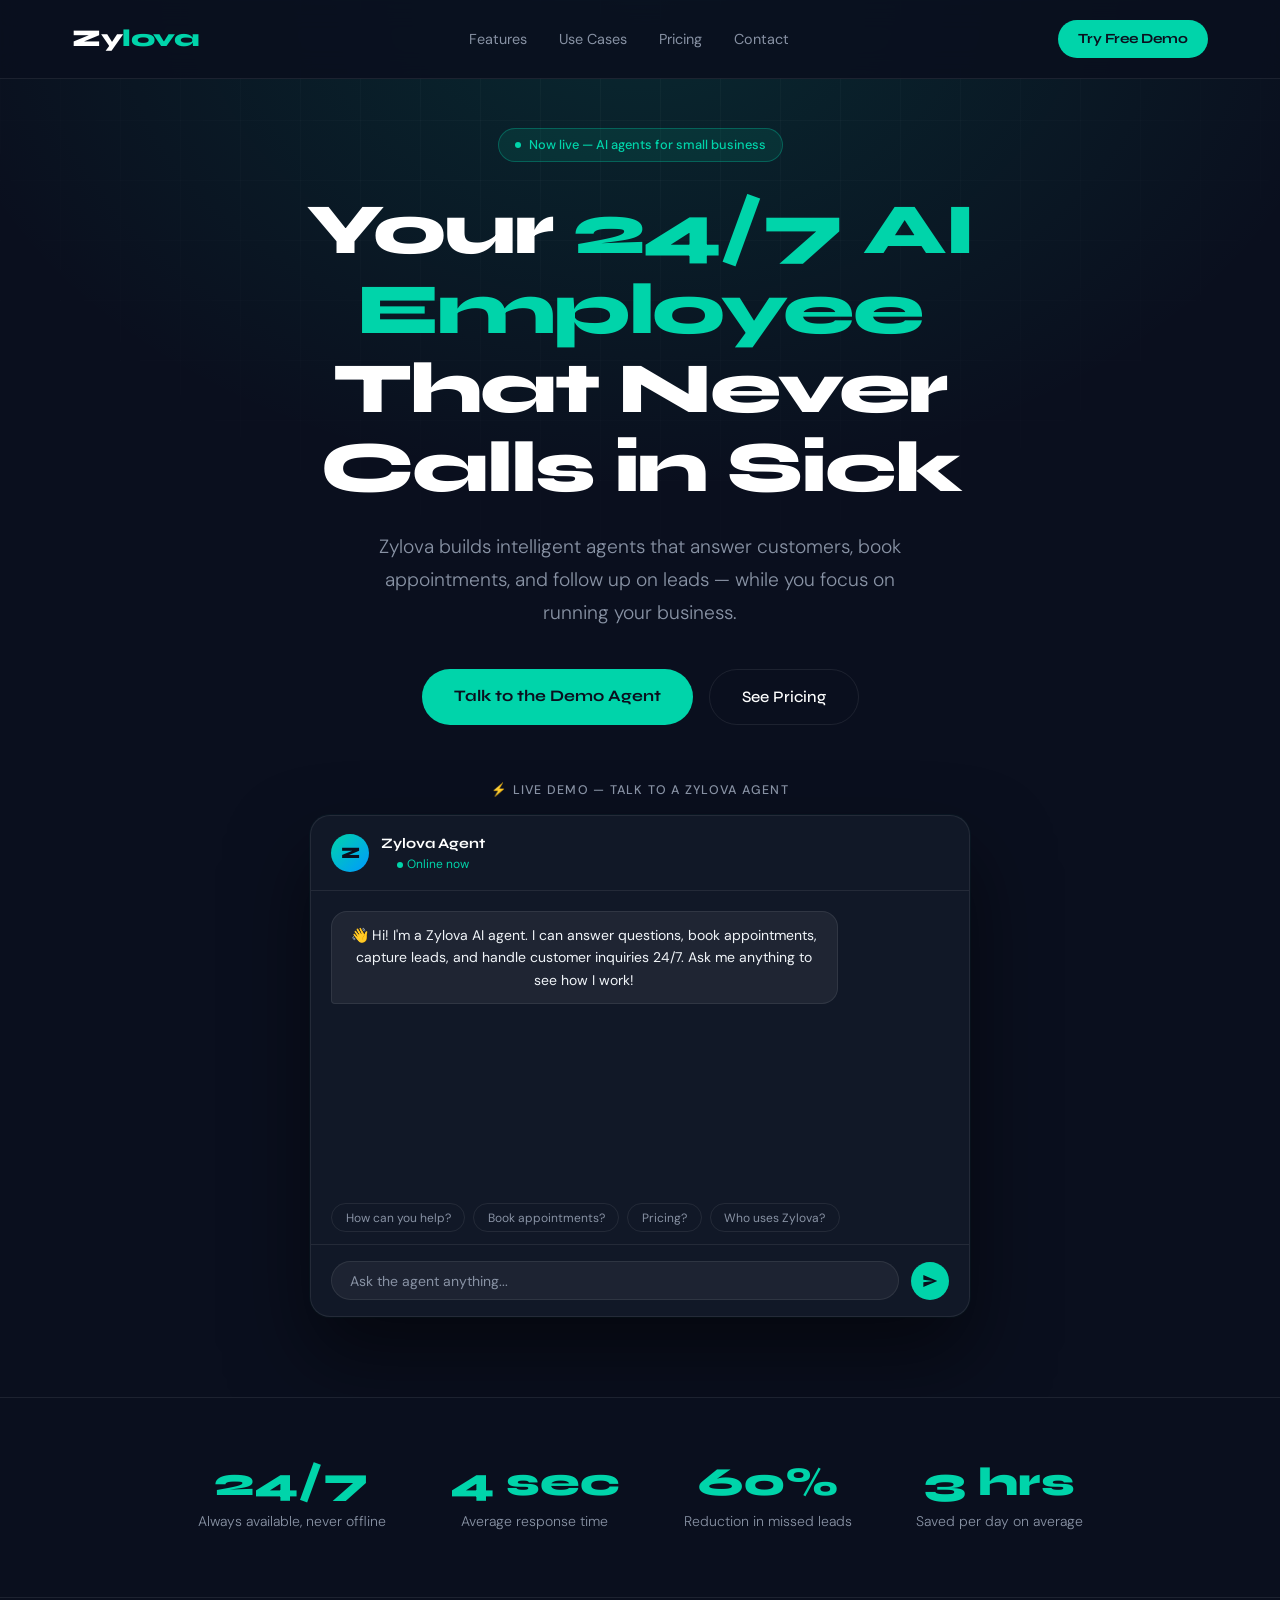
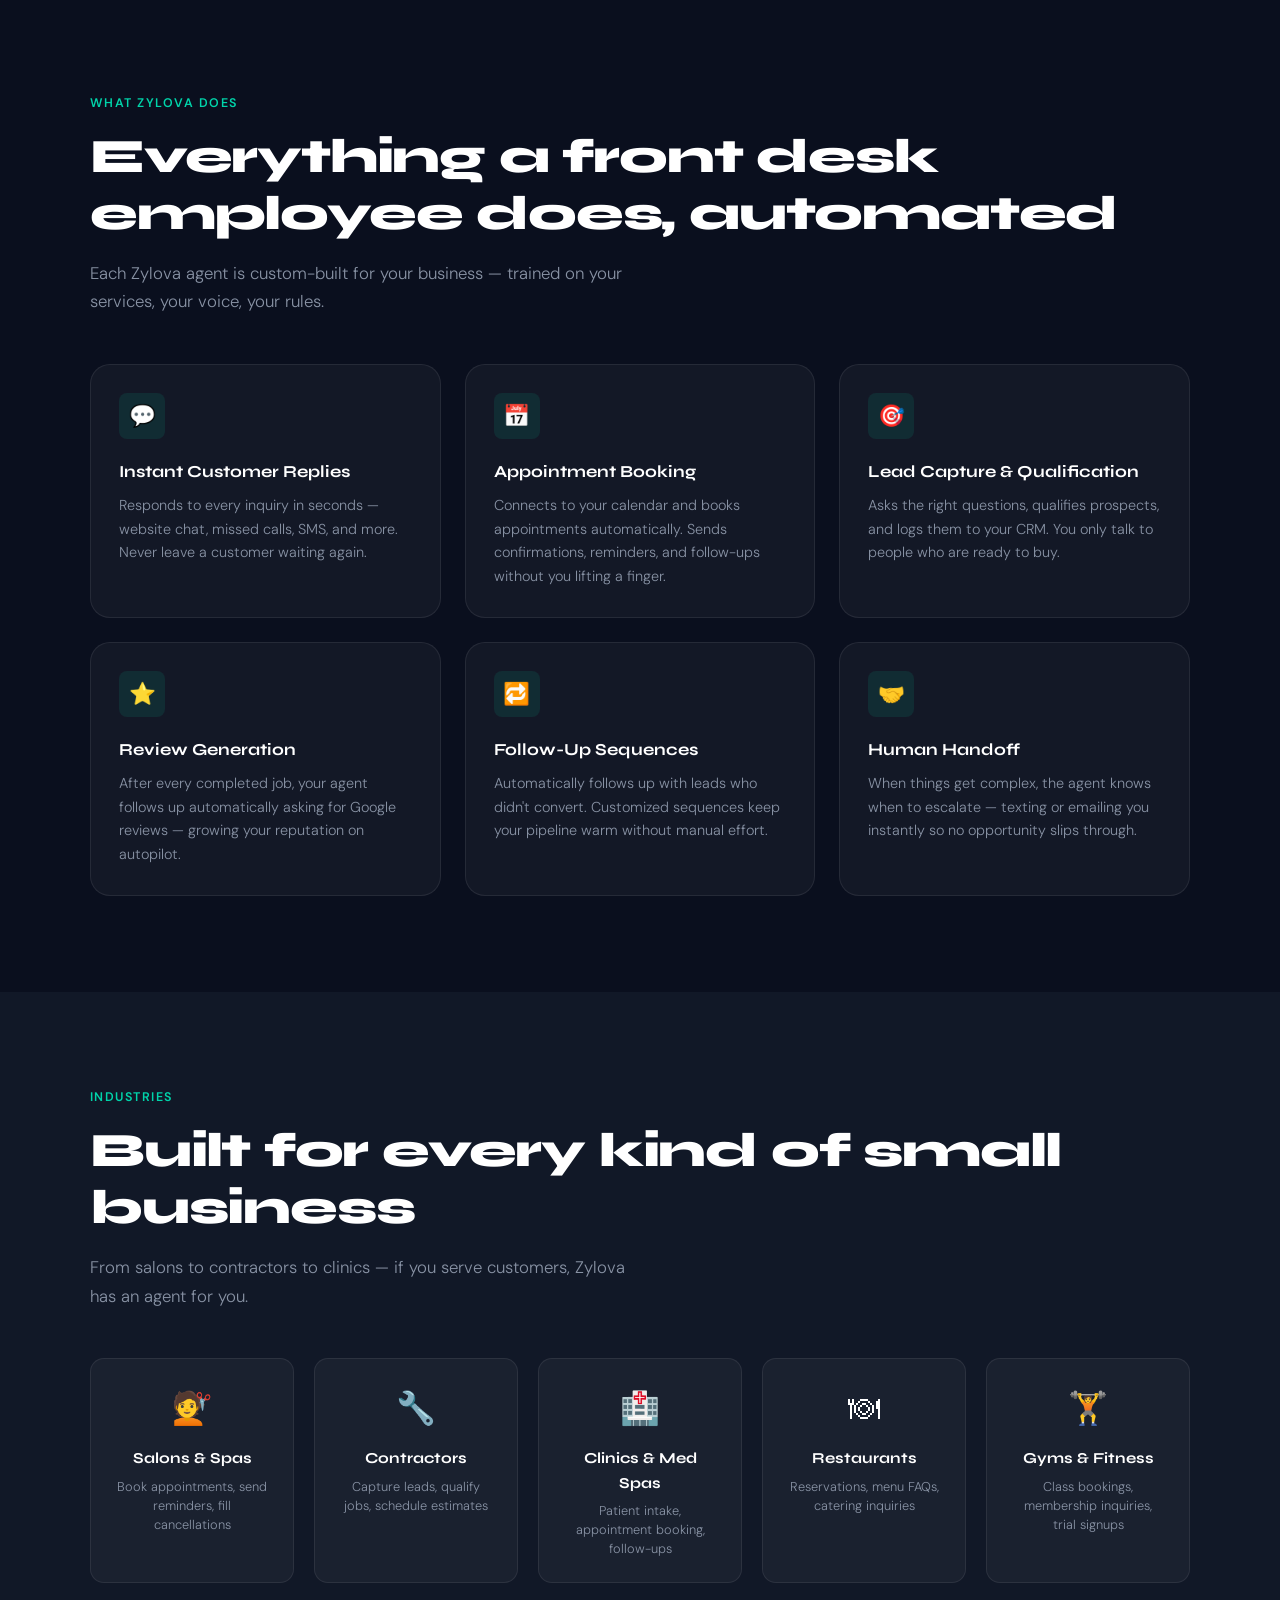
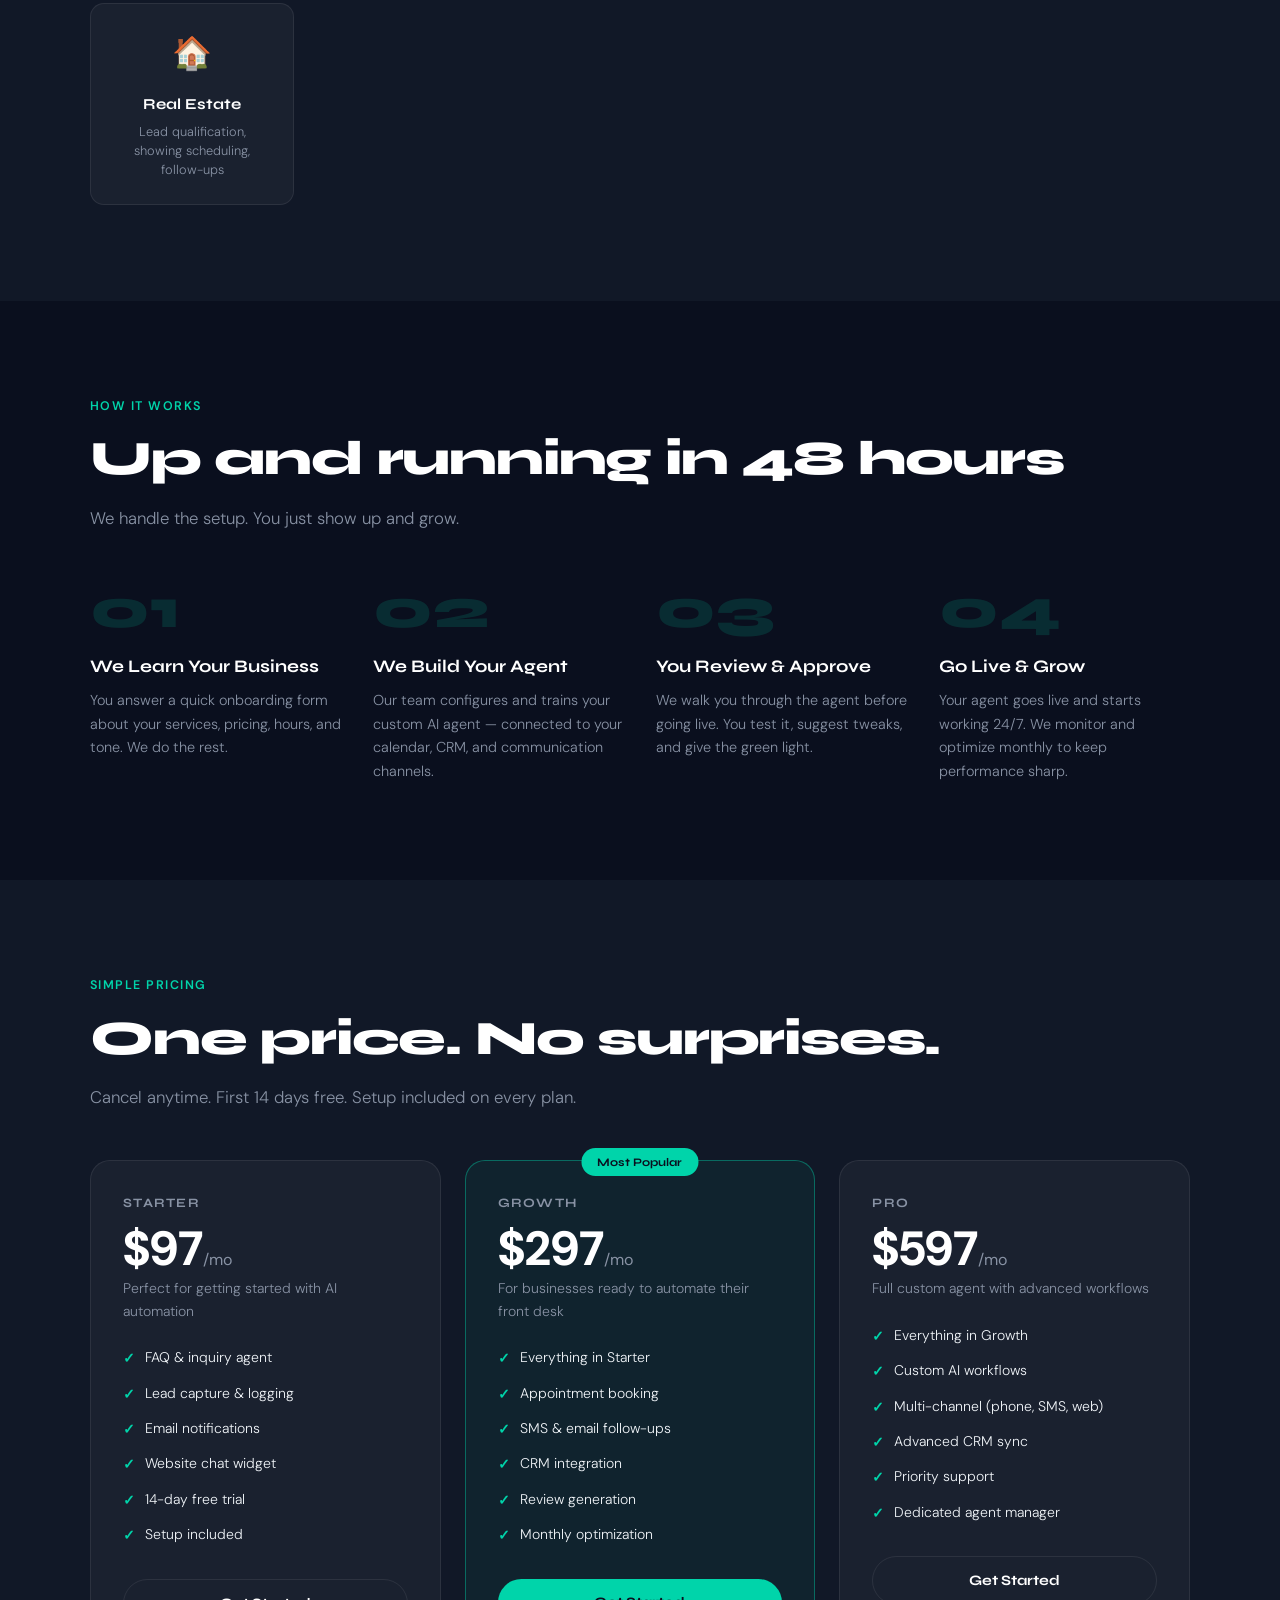
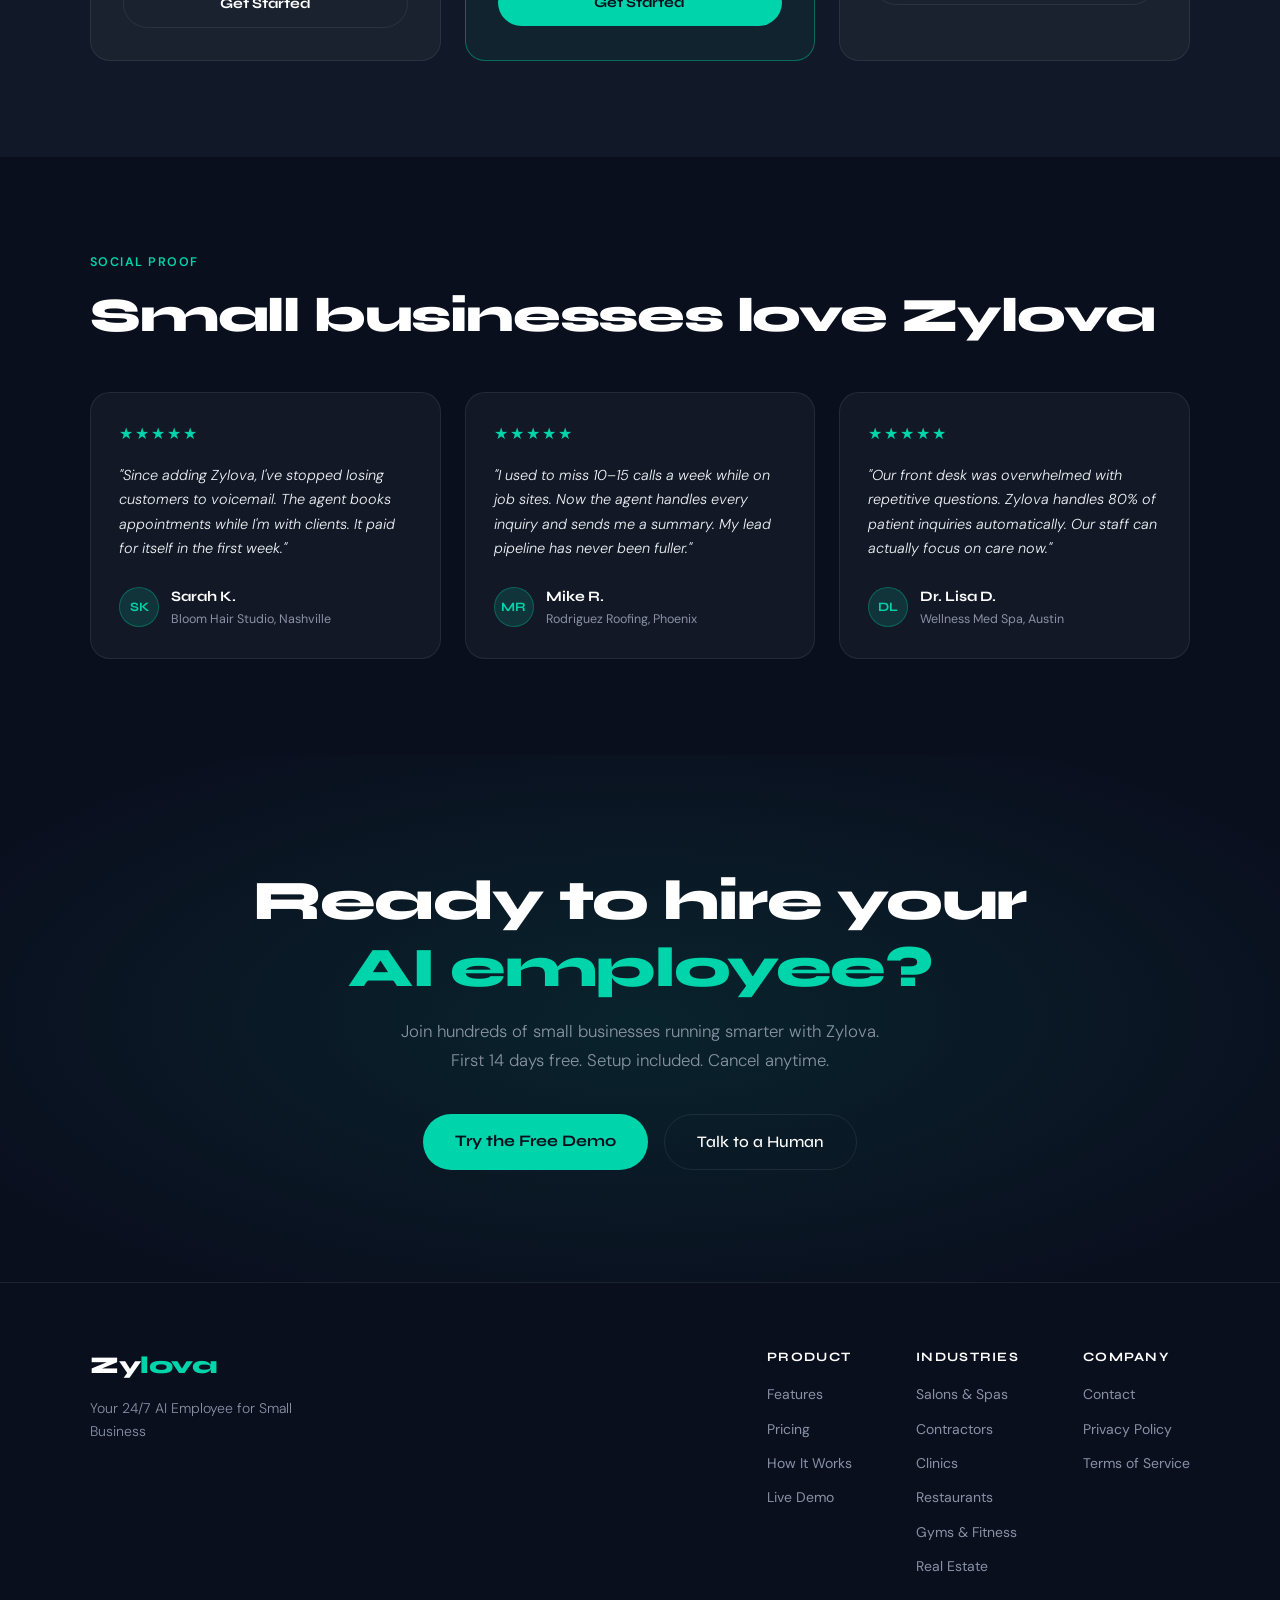
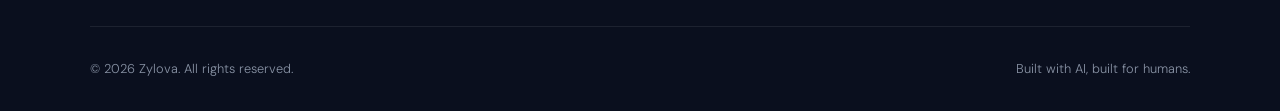
<file: index.html>
<!DOCTYPE html>
<html lang="en">
<head>
  <meta charset="UTF-8" />
  <meta name="viewport" content="width=device-width, initial-scale=1.0" />
  <meta name="description" content="Zylova builds 24/7 AI agents for small businesses — answering customers, booking appointments, and following up on leads while you sleep." />
  <title>Zylova — Your 24/7 AI Employee for Small Business</title>
  <link rel="stylesheet" href="css/style.css" />
  <link rel="preconnect" href="https://fonts.googleapis.com" />
  <link rel="preconnect" href="https://fonts.gstatic.com" crossorigin />
  <link href="https://fonts.googleapis.com/css2?family=Syne:wght@400;500;600;700;800&family=DM+Sans:ital,opsz,wght@0,9..40,300;0,9..40,400;0,9..40,500;1,9..40,300&display=swap" rel="stylesheet" />
</head>
<body>

  <!-- NAVIGATION -->
  <nav id="navbar">
    <div class="nav-inner">
      <a href="index.html" class="logo">Zy<span>lova</span></a>
      <ul class="nav-links">
        <li><a href="#features">Features</a></li>
        <li><a href="#usecases">Use Cases</a></li>
        <li><a href="#pricing">Pricing</a></li>
        <li><a href="contact.html">Contact</a></li>
      </ul>
      <a href="#demo" class="nav-cta">Try Free Demo</a>
      <button class="nav-hamburger" id="hamburger" aria-label="Open menu">
        <span></span><span></span><span></span>
      </button>
    </div>
    <div class="mobile-menu" id="mobileMenu">
      <a href="#features">Features</a>
      <a href="#usecases">Use Cases</a>
      <a href="#pricing">Pricing</a>
      <a href="contact.html">Contact</a>
      <a href="#demo" class="mobile-cta">Try Free Demo</a>
    </div>
  </nav>

  <!-- HERO -->
  <section class="hero" id="home">
    <div class="hero-bg"></div>
    <div class="hero-grid"></div>

    <div class="hero-content">
      <div class="badge">
        <span class="badge-dot"></span>
        Now live &mdash; AI agents for small business
      </div>
      <h1>Your <span class="accent">24/7 AI Employee</span><br>That Never Calls in Sick</h1>
      <p>Zylova builds intelligent agents that answer customers, book appointments, and follow up on leads &mdash; while you focus on running your business.</p>
      <div class="hero-btns">
        <a href="#demo" class="btn-primary">Talk to the Demo Agent</a>
        <a href="#pricing" class="btn-secondary">See Pricing</a>
      </div>
    </div>

    <!-- LIVE DEMO AGENT -->
    <div class="demo-wrap" id="demo">
      <div class="demo-label">&#9889; Live Demo &mdash; Talk to a Zylova Agent</div>
      <div class="demo-card">
        <div class="demo-header">
          <div class="demo-avatar">Z</div>
          <div>
            <div class="demo-name">Zylova Agent</div>
            <div class="demo-status"><span class="demo-status-dot"></span>Online now</div>
          </div>
        </div>
        <div class="chat-area" id="chatArea">
          <div class="msg msg-bot">
            &#128075; Hi! I'm a Zylova AI agent. I can answer questions, book appointments, capture leads, and handle customer inquiries 24/7. Ask me anything to see how I work!
          </div>
        </div>
        <div class="quick-replies" id="quickReplies">
          <button class="qr" onclick="sendQuick('How can you help my business?')">How can you help?</button>
          <button class="qr" onclick="sendQuick('Can you book appointments?')">Book appointments?</button>
          <button class="qr" onclick="sendQuick('What does Zylova cost?')">Pricing?</button>
          <button class="qr" onclick="sendQuick('What kinds of businesses use Zylova?')">Who uses Zylova?</button>
        </div>
        <div class="chat-input-area">
          <input class="chat-input" id="chatInput" type="text" placeholder="Ask the agent anything..." maxlength="200" />
          <button class="chat-send" onclick="sendMessage()" id="sendBtn" aria-label="Send">
            <svg viewBox="0 0 24 24" xmlns="http://www.w3.org/2000/svg"><path d="M2 21l21-9L2 3v7l15 2-15 2v7z"/></svg>
          </button>
        </div>
      </div>
    </div>
  </section>

  <!-- STATS -->
  <div class="stats">
    <div class="stat">
      <div class="stat-num">24/7</div>
      <div class="stat-label">Always available, never offline</div>
    </div>
    <div class="stat">
      <div class="stat-num">4 sec</div>
      <div class="stat-label">Average response time</div>
    </div>
    <div class="stat">
      <div class="stat-num">60%</div>
      <div class="stat-label">Reduction in missed leads</div>
    </div>
    <div class="stat">
      <div class="stat-num">3 hrs</div>
      <div class="stat-label">Saved per day on average</div>
    </div>
  </div>

  <!-- FEATURES -->
  <section class="section" id="features">
    <div class="section-inner">
      <div class="section-tag">What Zylova Does</div>
      <h2 class="section-title">Everything a front desk employee does, automated</h2>
      <p class="section-sub">Each Zylova agent is custom-built for your business &mdash; trained on your services, your voice, your rules.</p>
      <div class="features-grid">
        <div class="feature-card">
          <div class="feature-icon">&#128172;</div>
          <div class="feature-title">Instant Customer Replies</div>
          <p class="feature-desc">Responds to every inquiry in seconds &mdash; website chat, missed calls, SMS, and more. Never leave a customer waiting again.</p>
        </div>
        <div class="feature-card">
          <div class="feature-icon">&#128197;</div>
          <div class="feature-title">Appointment Booking</div>
          <p class="feature-desc">Connects to your calendar and books appointments automatically. Sends confirmations, reminders, and follow-ups without you lifting a finger.</p>
        </div>
        <div class="feature-card">
          <div class="feature-icon">&#127919;</div>
          <div class="feature-title">Lead Capture &amp; Qualification</div>
          <p class="feature-desc">Asks the right questions, qualifies prospects, and logs them to your CRM. You only talk to people who are ready to buy.</p>
        </div>
        <div class="feature-card">
          <div class="feature-icon">&#11088;</div>
          <div class="feature-title">Review Generation</div>
          <p class="feature-desc">After every completed job, your agent follows up automatically asking for Google reviews &mdash; growing your reputation on autopilot.</p>
        </div>
        <div class="feature-card">
          <div class="feature-icon">&#128257;</div>
          <div class="feature-title">Follow-Up Sequences</div>
          <p class="feature-desc">Automatically follows up with leads who didn't convert. Customized sequences keep your pipeline warm without manual effort.</p>
        </div>
        <div class="feature-card">
          <div class="feature-icon">&#129309;</div>
          <div class="feature-title">Human Handoff</div>
          <p class="feature-desc">When things get complex, the agent knows when to escalate &mdash; texting or emailing you instantly so no opportunity slips through.</p>
        </div>
      </div>
    </div>
  </section>

  <!-- USE CASES -->
  <section class="section section-dark" id="usecases">
    <div class="section-inner">
      <div class="section-tag">Industries</div>
      <h2 class="section-title">Built for every kind of small business</h2>
      <p class="section-sub">From salons to contractors to clinics &mdash; if you serve customers, Zylova has an agent for you.</p>
      <div class="usecases-grid">
        <a href="industries/salons.html" class="usecase">
          <div class="usecase-icon">&#128135;</div>
          <div class="usecase-title">Salons &amp; Spas</div>
          <p class="usecase-desc">Book appointments, send reminders, fill cancellations</p>
        </a>
        <a href="industries/contractors.html" class="usecase">
          <div class="usecase-icon">&#128295;</div>
          <div class="usecase-title">Contractors</div>
          <p class="usecase-desc">Capture leads, qualify jobs, schedule estimates</p>
        </a>
        <a href="industries/clinics.html" class="usecase">
          <div class="usecase-icon">&#127973;</div>
          <div class="usecase-title">Clinics &amp; Med Spas</div>
          <p class="usecase-desc">Patient intake, appointment booking, follow-ups</p>
        </a>
        <a href="industries/restaurants.html" class="usecase">
          <div class="usecase-icon">&#127869;</div>
          <div class="usecase-title">Restaurants</div>
          <p class="usecase-desc">Reservations, menu FAQs, catering inquiries</p>
        </a>
        <a href="industries/gyms.html" class="usecase">
          <div class="usecase-icon">&#127947;</div>
          <div class="usecase-title">Gyms &amp; Fitness</div>
          <p class="usecase-desc">Class bookings, membership inquiries, trial signups</p>
        </a>
        <a href="industries/realestate.html" class="usecase">
          <div class="usecase-icon">&#127968;</div>
          <div class="usecase-title">Real Estate</div>
          <p class="usecase-desc">Lead qualification, showing scheduling, follow-ups</p>
        </a>
      </div>
    </div>
  </section>

  <!-- HOW IT WORKS -->
  <section class="section" id="how">
    <div class="section-inner">
      <div class="section-tag">How It Works</div>
      <h2 class="section-title">Up and running in 48 hours</h2>
      <p class="section-sub">We handle the setup. You just show up and grow.</p>
      <div class="steps-grid">
        <div class="step">
          <div class="step-num">01</div>
          <div class="step-title">We Learn Your Business</div>
          <p class="step-desc">You answer a quick onboarding form about your services, pricing, hours, and tone. We do the rest.</p>
        </div>
        <div class="step">
          <div class="step-num">02</div>
          <div class="step-title">We Build Your Agent</div>
          <p class="step-desc">Our team configures and trains your custom AI agent &mdash; connected to your calendar, CRM, and communication channels.</p>
        </div>
        <div class="step">
          <div class="step-num">03</div>
          <div class="step-title">You Review &amp; Approve</div>
          <p class="step-desc">We walk you through the agent before going live. You test it, suggest tweaks, and give the green light.</p>
        </div>
        <div class="step">
          <div class="step-num">04</div>
          <div class="step-title">Go Live &amp; Grow</div>
          <p class="step-desc">Your agent goes live and starts working 24/7. We monitor and optimize monthly to keep performance sharp.</p>
        </div>
      </div>
    </div>
  </section>

  <!-- PRICING -->
  <section class="section section-dark" id="pricing">
    <div class="section-inner">
      <div class="section-tag">Simple Pricing</div>
      <h2 class="section-title">One price. No surprises.</h2>
      <p class="section-sub">Cancel anytime. First 14 days free. Setup included on every plan.</p>
      <div class="pricing-grid">

        <div class="pricing-card">
          <div class="plan-name">Starter</div>
          <div class="plan-price">$97<span>/mo</span></div>
          <p class="plan-desc">Perfect for getting started with AI automation</p>
          <ul class="plan-features">
            <li>FAQ &amp; inquiry agent</li>
            <li>Lead capture &amp; logging</li>
            <li>Email notifications</li>
            <li>Website chat widget</li>
            <li>14-day free trial</li>
            <li>Setup included</li>
          </ul>
          <a href="contact.html" class="plan-btn plan-btn-outline">Get Started</a>
        </div>

        <div class="pricing-card featured">
          <div class="popular-badge">Most Popular</div>
          <div class="plan-name">Growth</div>
          <div class="plan-price">$297<span>/mo</span></div>
          <p class="plan-desc">For businesses ready to automate their front desk</p>
          <ul class="plan-features">
            <li>Everything in Starter</li>
            <li>Appointment booking</li>
            <li>SMS &amp; email follow-ups</li>
            <li>CRM integration</li>
            <li>Review generation</li>
            <li>Monthly optimization</li>
          </ul>
          <a href="contact.html" class="plan-btn plan-btn-filled">Get Started</a>
        </div>

        <div class="pricing-card">
          <div class="plan-name">Pro</div>
          <div class="plan-price">$597<span>/mo</span></div>
          <p class="plan-desc">Full custom agent with advanced workflows</p>
          <ul class="plan-features">
            <li>Everything in Growth</li>
            <li>Custom AI workflows</li>
            <li>Multi-channel (phone, SMS, web)</li>
            <li>Advanced CRM sync</li>
            <li>Priority support</li>
            <li>Dedicated agent manager</li>
          </ul>
          <a href="contact.html" class="plan-btn plan-btn-outline">Get Started</a>
        </div>

      </div>
    </div>
  </section>

  <!-- TESTIMONIALS -->
  <section class="section" id="testimonials">
    <div class="section-inner">
      <div class="section-tag">Social Proof</div>
      <h2 class="section-title">Small businesses love Zylova</h2>
      <div class="testimonials-grid">
        <div class="testimonial-card">
          <div class="stars">&#9733;&#9733;&#9733;&#9733;&#9733;</div>
          <p class="testimonial-text">"Since adding Zylova, I've stopped losing customers to voicemail. The agent books appointments while I'm with clients. It paid for itself in the first week."</p>
          <div class="testimonial-author">
            <div class="author-avatar">SK</div>
            <div>
              <div class="author-name">Sarah K.</div>
              <div class="author-biz">Bloom Hair Studio, Nashville</div>
            </div>
          </div>
        </div>
        <div class="testimonial-card">
          <div class="stars">&#9733;&#9733;&#9733;&#9733;&#9733;</div>
          <p class="testimonial-text">"I used to miss 10&ndash;15 calls a week while on job sites. Now the agent handles every inquiry and sends me a summary. My lead pipeline has never been fuller."</p>
          <div class="testimonial-author">
            <div class="author-avatar">MR</div>
            <div>
              <div class="author-name">Mike R.</div>
              <div class="author-biz">Rodriguez Roofing, Phoenix</div>
            </div>
          </div>
        </div>
        <div class="testimonial-card">
          <div class="stars">&#9733;&#9733;&#9733;&#9733;&#9733;</div>
          <p class="testimonial-text">"Our front desk was overwhelmed with repetitive questions. Zylova handles 80% of patient inquiries automatically. Our staff can actually focus on care now."</p>
          <div class="testimonial-author">
            <div class="author-avatar">DL</div>
            <div>
              <div class="author-name">Dr. Lisa D.</div>
              <div class="author-biz">Wellness Med Spa, Austin</div>
            </div>
          </div>
        </div>
      </div>
    </div>
  </section>

  <!-- CTA -->
  <section class="cta-section">
    <div class="cta-bg"></div>
    <div class="cta-inner">
      <h2>Ready to hire your<br><span class="accent">AI employee?</span></h2>
      <p>Join hundreds of small businesses running smarter with Zylova.<br>First 14 days free. Setup included. Cancel anytime.</p>
      <div class="cta-btns">
        <a href="#demo" class="btn-primary">Try the Free Demo</a>
        <a href="contact.html" class="btn-secondary">Talk to a Human</a>
      </div>
    </div>
  </section>

  <!-- FOOTER -->
  <footer>
    <div class="footer-inner">
      <div class="footer-brand">
        <div class="logo">Zy<span>lova</span></div>
        <p>Your 24/7 AI Employee for Small Business</p>
      </div>
      <div class="footer-links">
        <div class="footer-col">
          <div class="footer-col-title">Product</div>
          <a href="#features">Features</a>
          <a href="#pricing">Pricing</a>
          <a href="#how">How It Works</a>
          <a href="#demo">Live Demo</a>
        </div>
        <div class="footer-col">
          <div class="footer-col-title">Industries</div>
          <a href="industries/salons.html">Salons &amp; Spas</a>
          <a href="industries/contractors.html">Contractors</a>
          <a href="industries/clinics.html">Clinics</a>
          <a href="industries/restaurants.html">Restaurants</a>
          <a href="industries/gyms.html">Gyms &amp; Fitness</a>
          <a href="industries/realestate.html">Real Estate</a>
        </div>
        <div class="footer-col">
          <div class="footer-col-title">Company</div>
          <a href="contact.html">Contact</a>
          <a href="privacy.html">Privacy Policy</a>
          <a href="terms.html">Terms of Service</a>
        </div>
      </div>
    </div>
    <div class="footer-bottom">
      <span>&copy; 2026 Zylova. All rights reserved.</span>
      <span>Built with AI, built for humans.</span>
    </div>
  </footer>

  <script src="js/agent.js"></script>
  <script src="js/main.js"></script>
</body>
</html>
</file>
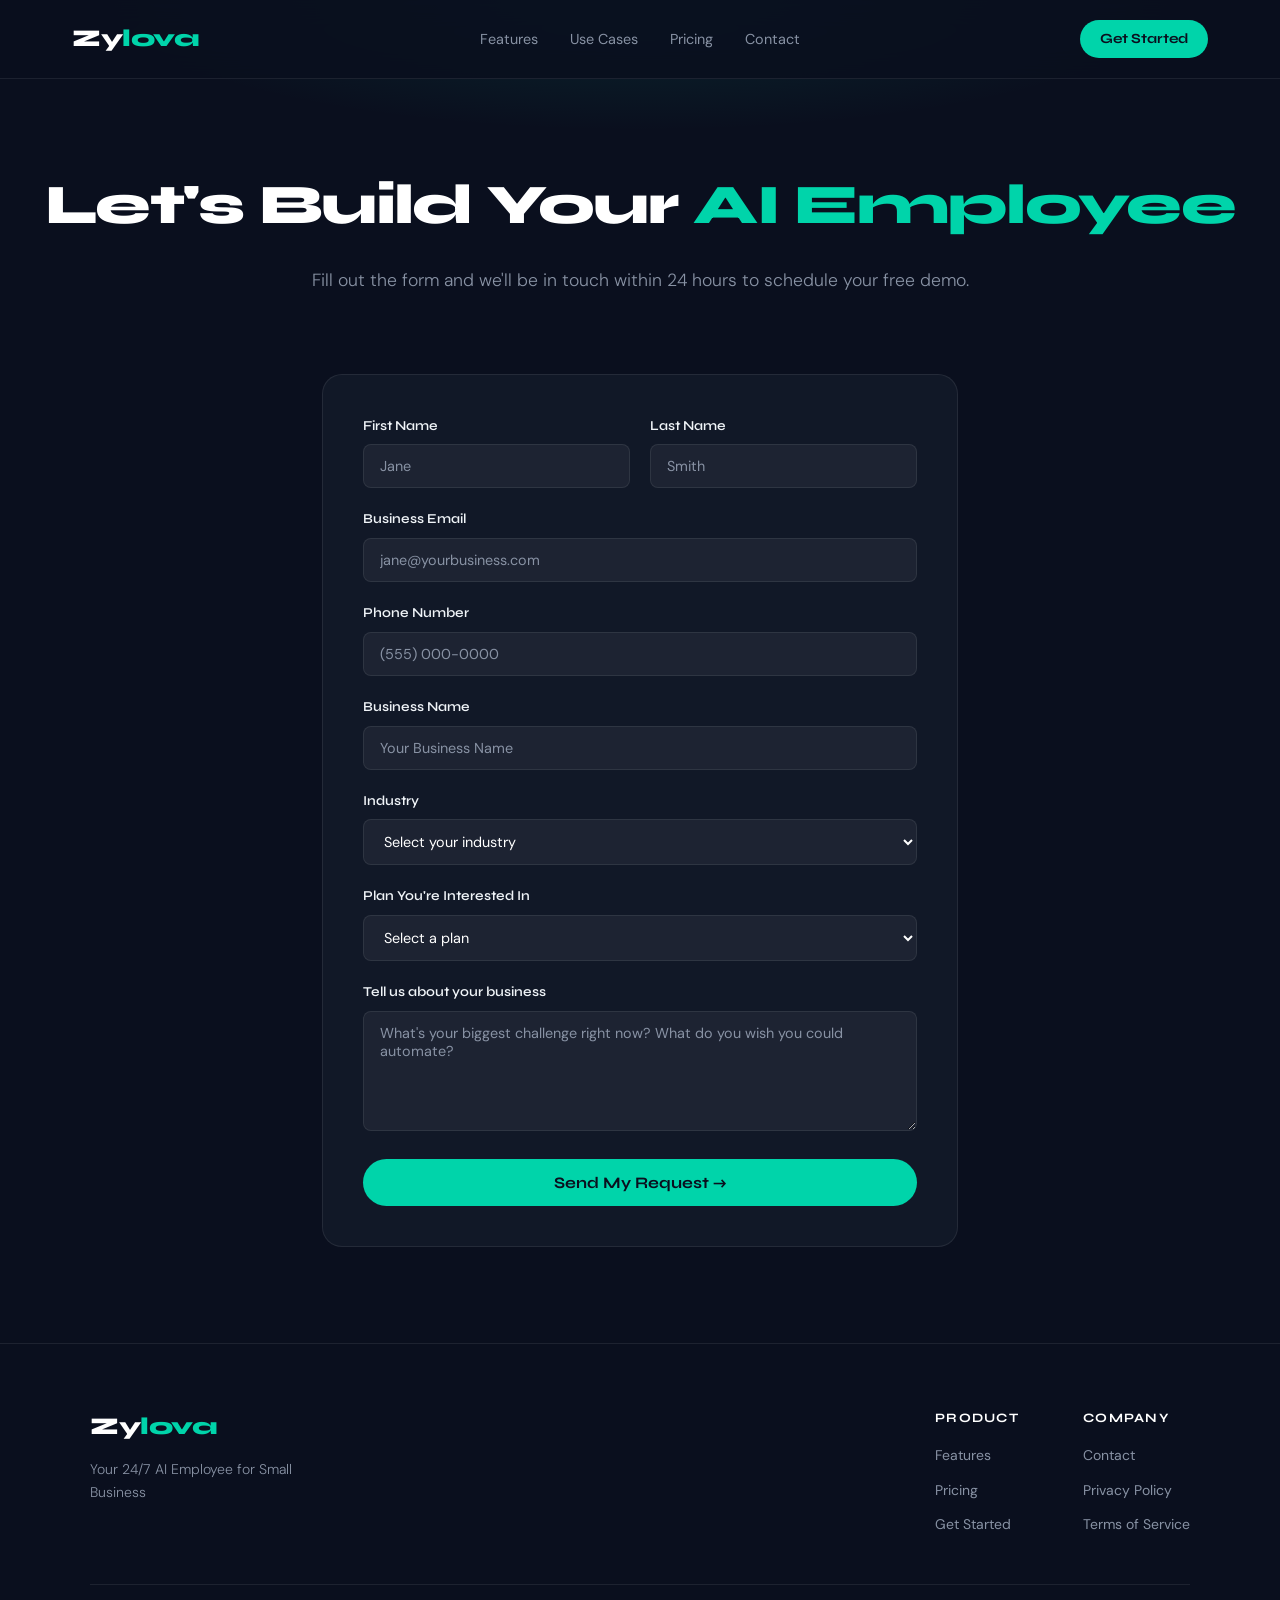
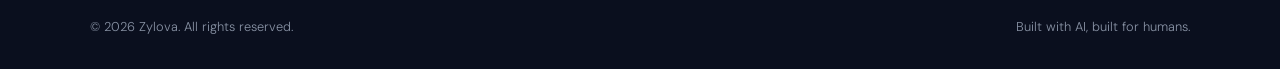
<file: contact.html>
<!DOCTYPE html>
<html lang="en">
<head>
  <meta charset="UTF-8" />
  <meta name="viewport" content="width=device-width, initial-scale=1.0" />
  <meta name="description" content="Get in touch with Zylova. Book a free demo and find out how our AI agents can help your small business grow." />
  <title>Contact — Zylova</title>
  <link rel="stylesheet" href="css/style.css" />
  <link rel="preconnect" href="https://fonts.googleapis.com" />
  <link rel="preconnect" href="https://fonts.gstatic.com" crossorigin />
  <link href="https://fonts.googleapis.com/css2?family=Syne:wght@400;500;600;700;800&family=DM+Sans:ital,opsz,wght@0,9..40,300;0,9..40,400;0,9..40,500;1,9..40,300&display=swap" rel="stylesheet" />
</head>
<body>

  <nav id="navbar">
    <div class="nav-inner">
      <a href="index.html" class="logo">Zy<span>lova</span></a>
      <ul class="nav-links">
        <li><a href="index.html#features">Features</a></li>
        <li><a href="index.html#usecases">Use Cases</a></li>
        <li><a href="index.html#pricing">Pricing</a></li>
        <li><a href="contact.html">Contact</a></li>
      </ul>
      <a href="get-started.html" class="nav-cta">Get Started</a>
      <button class="nav-hamburger" id="hamburger" aria-label="Open menu">
        <span></span><span></span><span></span>
      </button>
    </div>
    <div class="mobile-menu" id="mobileMenu">
      <a href="index.html#features">Features</a>
      <a href="index.html#usecases">Use Cases</a>
      <a href="index.html#pricing">Pricing</a>
      <a href="get-started.html" class="mobile-cta">Get Started</a>
    </div>
  </nav>

  <div class="page-hero">
    <div class="hero-bg"></div>
    <h1>Let's Build Your <span style="color:var(--teal)">AI Employee</span></h1>
    <p>Fill out the form and we'll be in touch within 24 hours to schedule your free demo.</p>
  </div>

  <section class="contact-section">
    <form class="contact-form" id="contactForm">
      <div class="form-row">
        <div class="form-group">
          <label for="fname">First Name</label>
          <input type="text" id="fname" name="fname" placeholder="Jane" required />
        </div>
        <div class="form-group">
          <label for="lname">Last Name</label>
          <input type="text" id="lname" name="lname" placeholder="Smith" required />
        </div>
      </div>
      <div class="form-group">
        <label for="email">Business Email</label>
        <input type="email" id="email" name="email" placeholder="jane@yourbusiness.com" required />
      </div>
      <div class="form-group">
        <label for="phone">Phone Number</label>
        <input type="tel" id="phone" name="phone" placeholder="(555) 000-0000" />
      </div>
      <div class="form-group">
        <label for="business">Business Name</label>
        <input type="text" id="business" name="business" placeholder="Your Business Name" required />
      </div>
      <div class="form-group">
        <label for="industry">Industry</label>
        <select id="industry" name="industry" required>
          <option value="" disabled selected>Select your industry</option>
          <option value="salon">Salon &amp; Spa</option>
          <option value="contractor">Contractor / Trades</option>
          <option value="clinic">Clinic / Med Spa</option>
          <option value="restaurant">Restaurant</option>
          <option value="gym">Gym &amp; Fitness</option>
          <option value="realestate">Real Estate</option>
          <option value="other">Other</option>
        </select>
      </div>
      <div class="form-group">
        <label for="plan">Plan You're Interested In</label>
        <select id="plan" name="plan">
          <option value="" disabled selected>Select a plan</option>
          <option value="starter">Starter &mdash; $97/mo</option>
          <option value="growth">Growth &mdash; $297/mo (Most Popular)</option>
          <option value="pro">Pro &mdash; $597/mo</option>
          <option value="unsure">Not sure yet</option>
        </select>
      </div>
      <div class="form-group">
        <label for="message">Tell us about your business</label>
        <textarea id="message" name="message" placeholder="What's your biggest challenge right now? What do you wish you could automate?"></textarea>
      </div>
      <button type="submit" class="form-submit">Send My Request &rarr;</button>
    </form>

    <div class="form-success" id="formSuccess">
      <div style="font-size:3rem;margin-bottom:1rem;">&#10003;</div>
      <div style="font-size:1.3rem;font-family:'Syne',sans-serif;font-weight:700;color:var(--teal);margin-bottom:0.75rem;">You're all set!</div>
      <p style="color:var(--muted);font-size:0.95rem;font-weight:300;">We'll be in touch within 24 hours to schedule your free demo. In the meantime, try talking to our live demo agent on the <a href="index.html#demo" style="color:var(--teal)">homepage</a>.</p>
    </div>
  </section>

  <footer>
    <div class="footer-inner">
      <div class="footer-brand">
        <div class="logo">Zy<span>lova</span></div>
        <p>Your 24/7 AI Employee for Small Business</p>
      </div>
      <div class="footer-links">
        <div class="footer-col">
          <div class="footer-col-title">Product</div>
          <a href="index.html#features">Features</a>
          <a href="index.html#pricing">Pricing</a>
          <a href="get-started.html">Get Started</a>
        </div>
        <div class="footer-col">
          <div class="footer-col-title">Company</div>
          <a href="contact.html">Contact</a>
          <a href="privacy.html">Privacy Policy</a>
          <a href="terms.html">Terms of Service</a>
        </div>
      </div>
    </div>
    <div class="footer-bottom">
      <span>&copy; 2026 Zylova. All rights reserved.</span>
      <span>Built with AI, built for humans.</span>
    </div>
  </footer>

  <script src="js/main.js"></script>
</body>
</html>
</file>
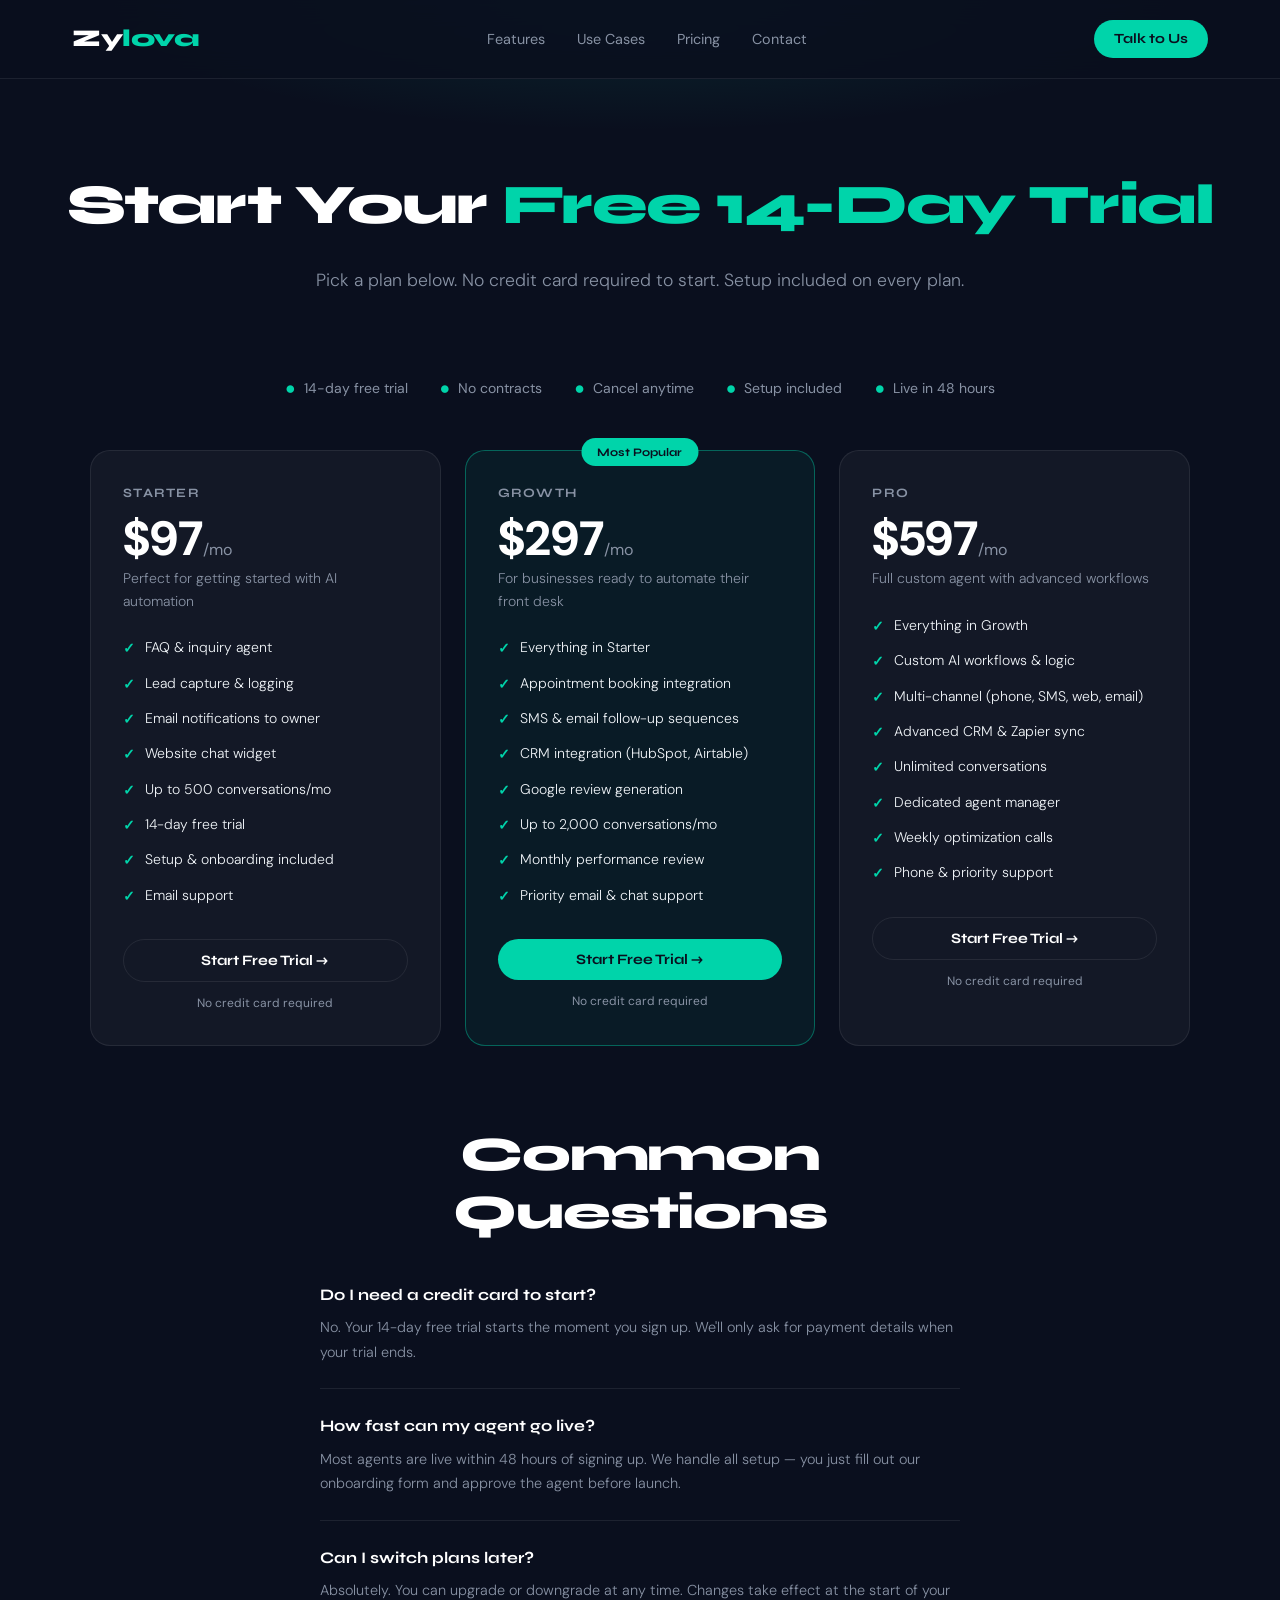
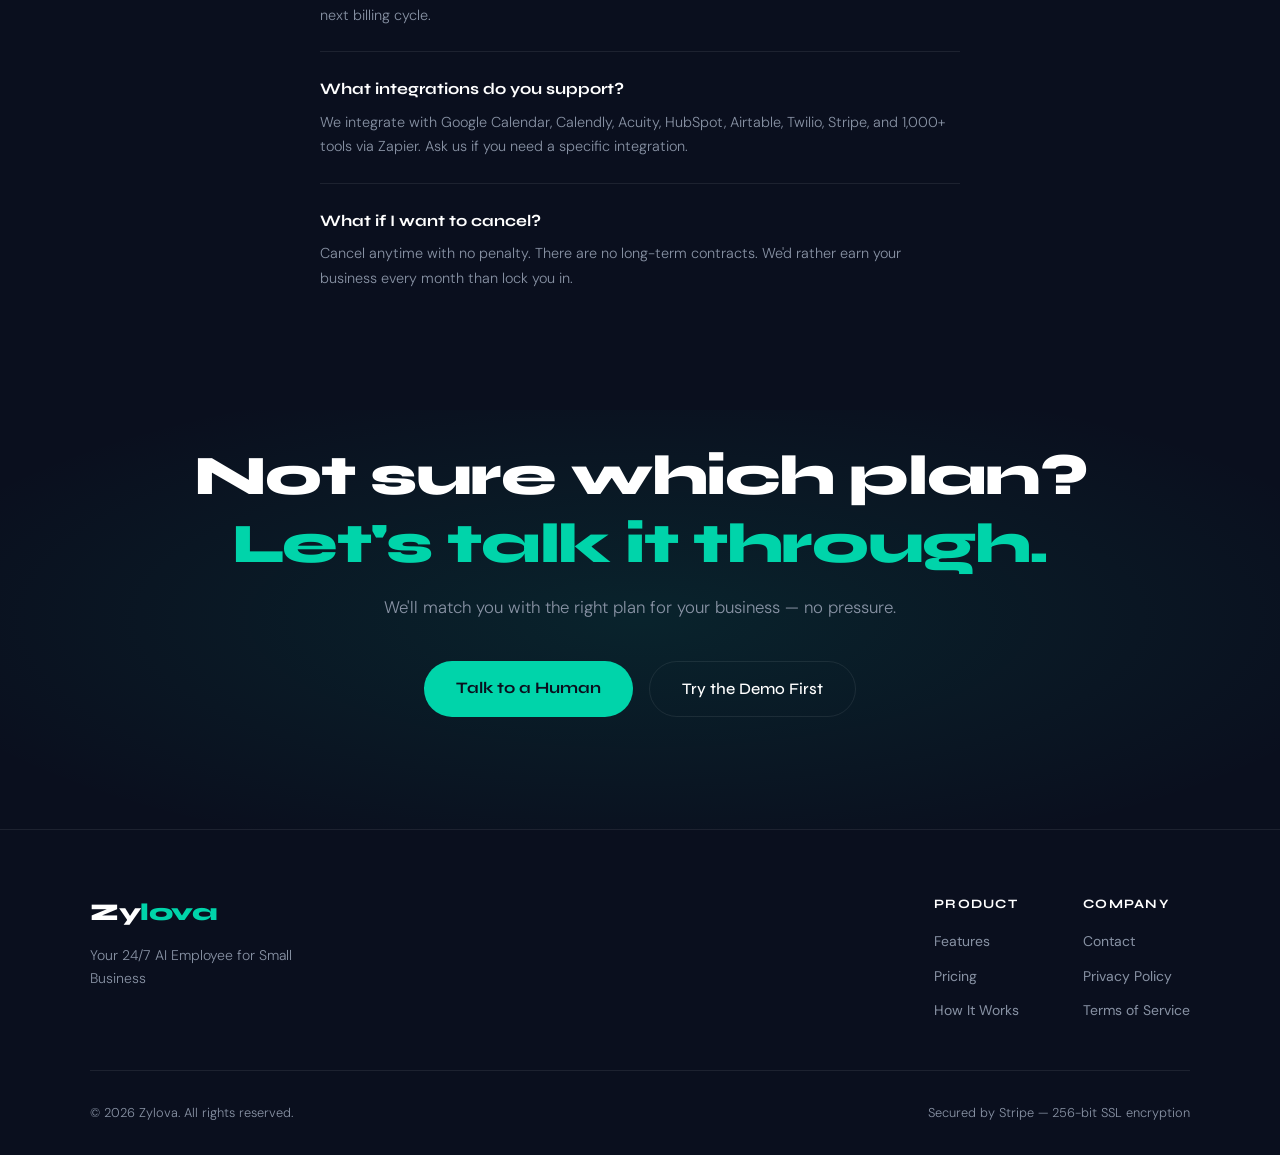
<file: get-started.html>
<!DOCTYPE html>
<html lang="en">
<head>
  <meta charset="UTF-8" />
  <meta name="viewport" content="width=device-width, initial-scale=1.0" />
  <meta name="description" content="Start your free 14-day Zylova trial. Pick a plan and get your AI agent live in 48 hours." />
  <title>Get Started — Zylova</title>
  <link rel="stylesheet" href="css/style.css" />
  <link rel="preconnect" href="https://fonts.googleapis.com" />
  <link rel="preconnect" href="https://fonts.gstatic.com" crossorigin />
  <link href="https://fonts.googleapis.com/css2?family=Syne:wght@400;500;600;700;800&family=DM+Sans:ital,opsz,wght@0,9..40,300;0,9..40,400;0,9..40,500;1,9..40,300&display=swap" rel="stylesheet" />

  <!--
    STRIPE SETUP (Step 4):
    1. Go to https://dashboard.stripe.com
    2. Create 3 products: Starter ($97), Growth ($297), Pro ($597)
    3. For each, create a Payment Link (Products > Payment Links)
    4. Replace the STRIPE_LINKS below with your actual Payment Link URLs
    5. Replace STRIPE_PK with your Stripe Publishable Key
  -->
  <script>
    const STRIPE_LINKS = {
      starter: "https://buy.stripe.com/YOUR_STARTER_LINK",
      growth:  "https://buy.stripe.com/YOUR_GROWTH_LINK",
      pro:     "https://buy.stripe.com/YOUR_PRO_LINK"
    };

    function goToCheckout(plan) {
      const url = STRIPE_LINKS[plan];
      if (url && !url.includes('YOUR_')) {
        window.location.href = url;
      } else {
        alert('Payment links are not yet configured. Contact us at hello@zylova.ai to get started!');
      }
    }
  </script>
</head>
<body>

  <nav id="navbar">
    <div class="nav-inner">
      <a href="index.html" class="logo">Zy<span>lova</span></a>
      <ul class="nav-links">
        <li><a href="index.html#features">Features</a></li>
        <li><a href="index.html#usecases">Use Cases</a></li>
        <li><a href="index.html#pricing">Pricing</a></li>
        <li><a href="contact.html">Contact</a></li>
      </ul>
      <a href="contact.html" class="nav-cta">Talk to Us</a>
      <button class="nav-hamburger" id="hamburger" aria-label="Open menu">
        <span></span><span></span><span></span>
      </button>
    </div>
    <div class="mobile-menu" id="mobileMenu">
      <a href="index.html#features">Features</a>
      <a href="index.html#usecases">Use Cases</a>
      <a href="contact.html" class="mobile-cta">Talk to Us</a>
    </div>
  </nav>

  <div class="page-hero">
    <div class="hero-bg"></div>
    <h1>Start Your <span style="color:var(--teal)">Free 14-Day Trial</span></h1>
    <p>Pick a plan below. No credit card required to start. Setup included on every plan.</p>
  </div>

  <section class="section" style="padding-top:0">
    <div class="section-inner">

      <!-- Trust badges -->
      <div style="display:flex;justify-content:center;gap:2rem;flex-wrap:wrap;margin-bottom:3rem;">
        <div style="display:flex;align-items:center;gap:0.5rem;color:var(--muted);font-size:0.875rem;">
          <span style="color:var(--teal);font-size:1.1rem;">&#9679;</span> 14-day free trial
        </div>
        <div style="display:flex;align-items:center;gap:0.5rem;color:var(--muted);font-size:0.875rem;">
          <span style="color:var(--teal);font-size:1.1rem;">&#9679;</span> No contracts
        </div>
        <div style="display:flex;align-items:center;gap:0.5rem;color:var(--muted);font-size:0.875rem;">
          <span style="color:var(--teal);font-size:1.1rem;">&#9679;</span> Cancel anytime
        </div>
        <div style="display:flex;align-items:center;gap:0.5rem;color:var(--muted);font-size:0.875rem;">
          <span style="color:var(--teal);font-size:1.1rem;">&#9679;</span> Setup included
        </div>
        <div style="display:flex;align-items:center;gap:0.5rem;color:var(--muted);font-size:0.875rem;">
          <span style="color:var(--teal);font-size:1.1rem;">&#9679;</span> Live in 48 hours
        </div>
      </div>

      <div class="pricing-grid">

        <!-- STARTER -->
        <div class="pricing-card">
          <div class="plan-name">Starter</div>
          <div class="plan-price">$97<span>/mo</span></div>
          <p class="plan-desc">Perfect for getting started with AI automation</p>
          <ul class="plan-features">
            <li>FAQ &amp; inquiry agent</li>
            <li>Lead capture &amp; logging</li>
            <li>Email notifications to owner</li>
            <li>Website chat widget</li>
            <li>Up to 500 conversations/mo</li>
            <li>14-day free trial</li>
            <li>Setup &amp; onboarding included</li>
            <li>Email support</li>
          </ul>
          <button onclick="goToCheckout('starter')" class="plan-btn plan-btn-outline">
            Start Free Trial &rarr;
          </button>
          <p style="text-align:center;font-size:0.75rem;color:var(--muted);margin-top:0.75rem;">No credit card required</p>
        </div>

        <!-- GROWTH (featured) -->
        <div class="pricing-card featured">
          <div class="popular-badge">Most Popular</div>
          <div class="plan-name">Growth</div>
          <div class="plan-price">$297<span>/mo</span></div>
          <p class="plan-desc">For businesses ready to automate their front desk</p>
          <ul class="plan-features">
            <li>Everything in Starter</li>
            <li>Appointment booking integration</li>
            <li>SMS &amp; email follow-up sequences</li>
            <li>CRM integration (HubSpot, Airtable)</li>
            <li>Google review generation</li>
            <li>Up to 2,000 conversations/mo</li>
            <li>Monthly performance review</li>
            <li>Priority email &amp; chat support</li>
          </ul>
          <button onclick="goToCheckout('growth')" class="plan-btn plan-btn-filled">
            Start Free Trial &rarr;
          </button>
          <p style="text-align:center;font-size:0.75rem;color:var(--muted);margin-top:0.75rem;">No credit card required</p>
        </div>

        <!-- PRO -->
        <div class="pricing-card">
          <div class="plan-name">Pro</div>
          <div class="plan-price">$597<span>/mo</span></div>
          <p class="plan-desc">Full custom agent with advanced workflows</p>
          <ul class="plan-features">
            <li>Everything in Growth</li>
            <li>Custom AI workflows &amp; logic</li>
            <li>Multi-channel (phone, SMS, web, email)</li>
            <li>Advanced CRM &amp; Zapier sync</li>
            <li>Unlimited conversations</li>
            <li>Dedicated agent manager</li>
            <li>Weekly optimization calls</li>
            <li>Phone &amp; priority support</li>
          </ul>
          <button onclick="goToCheckout('pro')" class="plan-btn plan-btn-outline">
            Start Free Trial &rarr;
          </button>
          <p style="text-align:center;font-size:0.75rem;color:var(--muted);margin-top:0.75rem;">No credit card required</p>
        </div>

      </div>

      <!-- FAQ -->
      <div style="max-width:640px;margin:5rem auto 0;">
        <h2 class="section-title" style="text-align:center;margin-bottom:2.5rem;">Common Questions</h2>

        <div style="display:flex;flex-direction:column;gap:1.5rem;">
          <div style="border-bottom:1px solid var(--card-border);padding-bottom:1.5rem;">
            <div style="font-family:'Syne',sans-serif;font-weight:700;margin-bottom:0.5rem;">Do I need a credit card to start?</div>
            <p style="color:var(--muted);font-size:0.9rem;font-weight:300;line-height:1.7;">No. Your 14-day free trial starts the moment you sign up. We'll only ask for payment details when your trial ends.</p>
          </div>
          <div style="border-bottom:1px solid var(--card-border);padding-bottom:1.5rem;">
            <div style="font-family:'Syne',sans-serif;font-weight:700;margin-bottom:0.5rem;">How fast can my agent go live?</div>
            <p style="color:var(--muted);font-size:0.9rem;font-weight:300;line-height:1.7;">Most agents are live within 48 hours of signing up. We handle all setup — you just fill out our onboarding form and approve the agent before launch.</p>
          </div>
          <div style="border-bottom:1px solid var(--card-border);padding-bottom:1.5rem;">
            <div style="font-family:'Syne',sans-serif;font-weight:700;margin-bottom:0.5rem;">Can I switch plans later?</div>
            <p style="color:var(--muted);font-size:0.9rem;font-weight:300;line-height:1.7;">Absolutely. You can upgrade or downgrade at any time. Changes take effect at the start of your next billing cycle.</p>
          </div>
          <div style="border-bottom:1px solid var(--card-border);padding-bottom:1.5rem;">
            <div style="font-family:'Syne',sans-serif;font-weight:700;margin-bottom:0.5rem;">What integrations do you support?</div>
            <p style="color:var(--muted);font-size:0.9rem;font-weight:300;line-height:1.7;">We integrate with Google Calendar, Calendly, Acuity, HubSpot, Airtable, Twilio, Stripe, and 1,000+ tools via Zapier. Ask us if you need a specific integration.</p>
          </div>
          <div style="padding-bottom:1.5rem;">
            <div style="font-family:'Syne',sans-serif;font-weight:700;margin-bottom:0.5rem;">What if I want to cancel?</div>
            <p style="color:var(--muted);font-size:0.9rem;font-weight:300;line-height:1.7;">Cancel anytime with no penalty. There are no long-term contracts. We'd rather earn your business every month than lock you in.</p>
          </div>
        </div>
      </div>

    </div>
  </section>

  <section class="cta-section" style="padding-top:2rem;">
    <div class="cta-bg"></div>
    <div class="cta-inner">
      <h2>Not sure which plan?<br><span class="accent">Let's talk it through.</span></h2>
      <p>We'll match you with the right plan for your business — no pressure.</p>
      <div class="cta-btns">
        <a href="contact.html" class="btn-primary">Talk to a Human</a>
        <a href="index.html#demo" class="btn-secondary">Try the Demo First</a>
      </div>
    </div>
  </section>

  <footer>
    <div class="footer-inner">
      <div class="footer-brand">
        <div class="logo">Zy<span>lova</span></div>
        <p>Your 24/7 AI Employee for Small Business</p>
      </div>
      <div class="footer-links">
        <div class="footer-col">
          <div class="footer-col-title">Product</div>
          <a href="index.html#features">Features</a>
          <a href="index.html#pricing">Pricing</a>
          <a href="index.html#how">How It Works</a>
        </div>
        <div class="footer-col">
          <div class="footer-col-title">Company</div>
          <a href="contact.html">Contact</a>
          <a href="privacy.html">Privacy Policy</a>
          <a href="terms.html">Terms of Service</a>
        </div>
      </div>
    </div>
    <div class="footer-bottom">
      <span>&copy; 2026 Zylova. All rights reserved.</span>
      <span>Secured by Stripe &mdash; 256-bit SSL encryption</span>
    </div>
  </footer>

  <script src="js/main.js"></script>
</body>
</html>
</file>
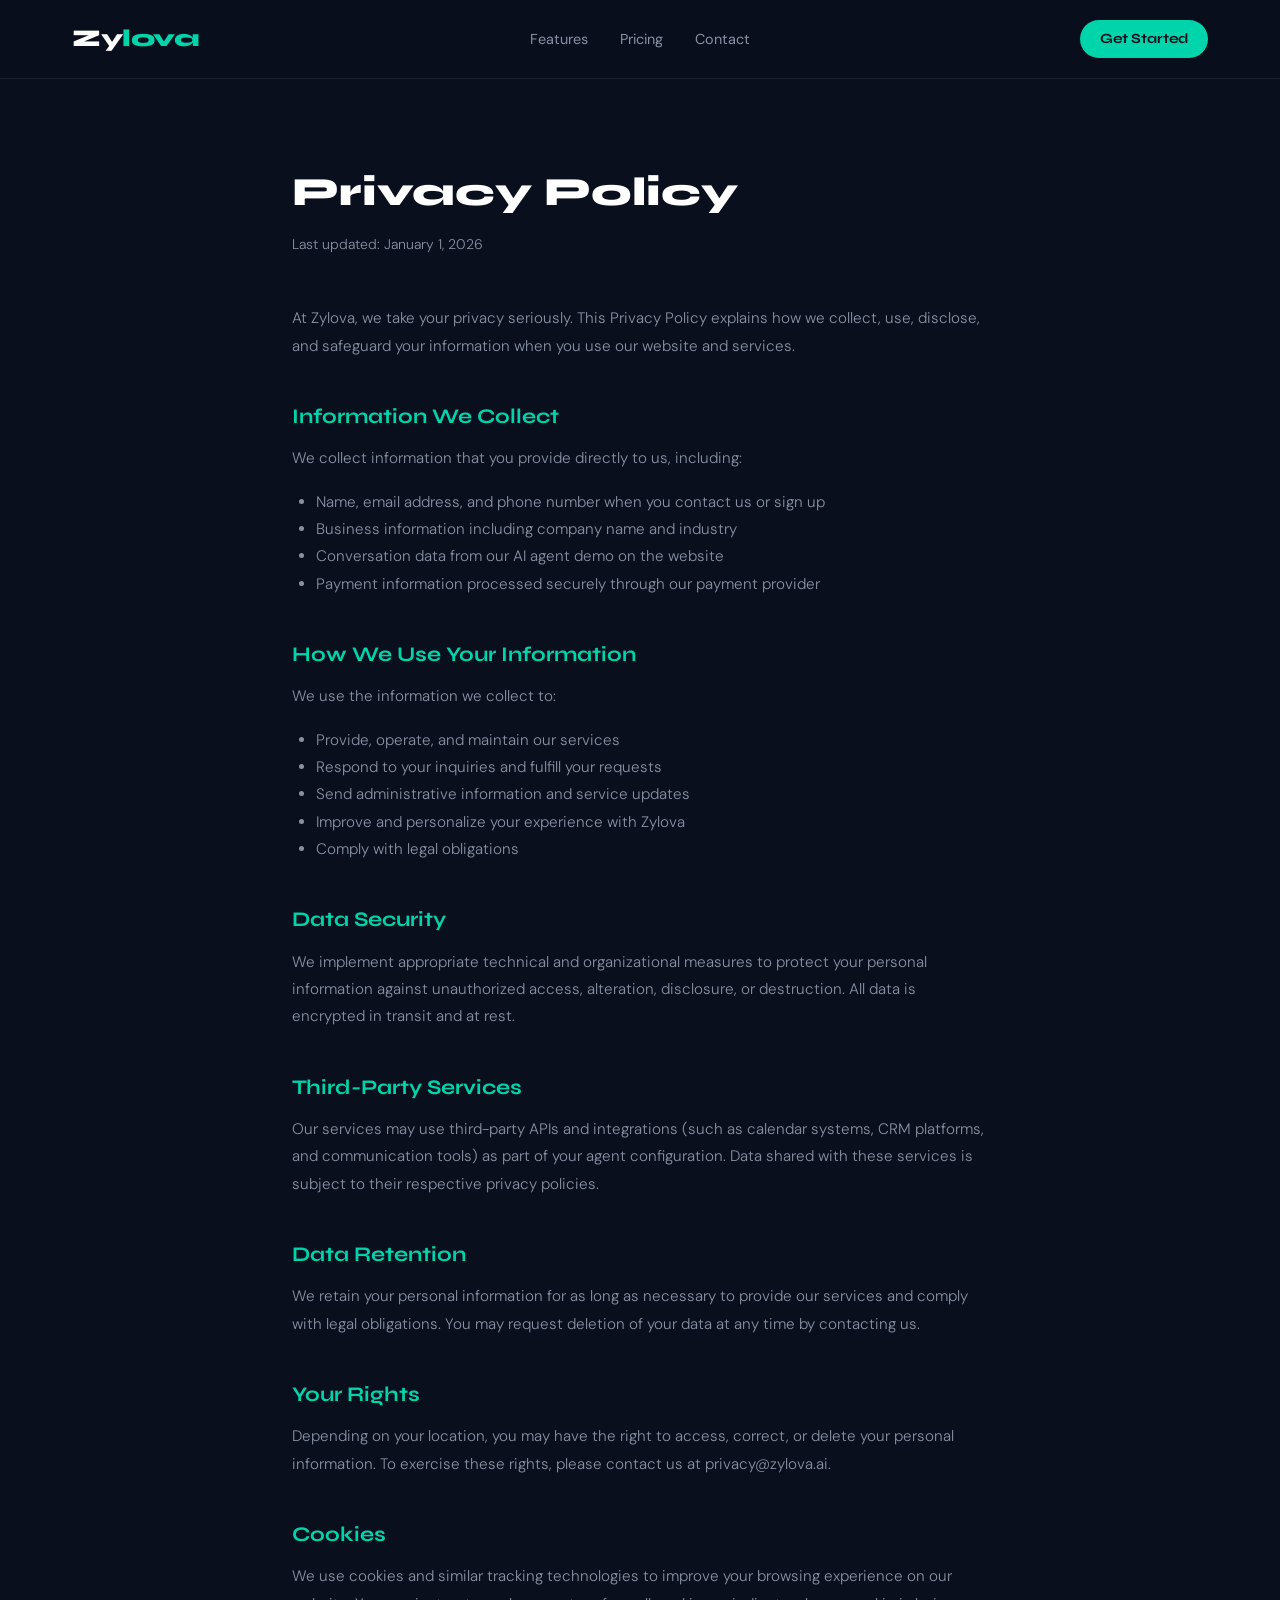
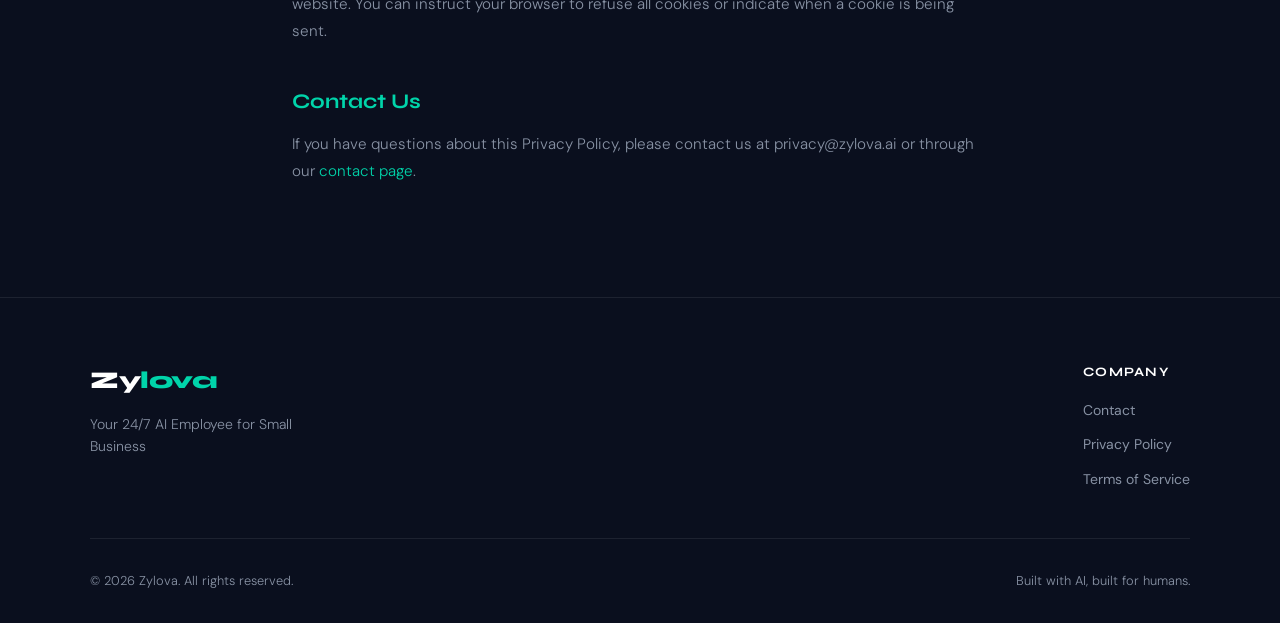
<file: privacy.html>
<!DOCTYPE html>
<html lang="en">
<head>
  <meta charset="UTF-8" />
  <meta name="viewport" content="width=device-width, initial-scale=1.0" />
  <title>Privacy Policy — Zylova</title>
  <link rel="stylesheet" href="css/style.css" />
  <link rel="preconnect" href="https://fonts.googleapis.com" />
  <link rel="preconnect" href="https://fonts.gstatic.com" crossorigin />
  <link href="https://fonts.googleapis.com/css2?family=Syne:wght@400;500;600;700;800&family=DM+Sans:ital,opsz,wght@0,9..40,300;0,9..40,400;0,9..40,500;1,9..40,300&display=swap" rel="stylesheet" />
</head>
<body>

  <nav id="navbar">
    <div class="nav-inner">
      <a href="index.html" class="logo">Zy<span>lova</span></a>
      <ul class="nav-links">
        <li><a href="index.html#features">Features</a></li>
        <li><a href="index.html#pricing">Pricing</a></li>
        <li><a href="contact.html">Contact</a></li>
      </ul>
      <a href="contact.html" class="nav-cta">Get Started</a>
      <button class="nav-hamburger" id="hamburger" aria-label="Open menu">
        <span></span><span></span><span></span>
      </button>
    </div>
    <div class="mobile-menu" id="mobileMenu">
      <a href="index.html#features">Features</a>
      <a href="index.html#pricing">Pricing</a>
      <a href="contact.html" class="mobile-cta">Get Started</a>
    </div>
  </nav>

  <div class="legal-section">
    <h1>Privacy Policy</h1>
    <p class="legal-date">Last updated: January 1, 2026</p>

    <p>At Zylova, we take your privacy seriously. This Privacy Policy explains how we collect, use, disclose, and safeguard your information when you use our website and services.</p>

    <h2>Information We Collect</h2>
    <p>We collect information that you provide directly to us, including:</p>
    <ul>
      <li>Name, email address, and phone number when you contact us or sign up</li>
      <li>Business information including company name and industry</li>
      <li>Conversation data from our AI agent demo on the website</li>
      <li>Payment information processed securely through our payment provider</li>
    </ul>

    <h2>How We Use Your Information</h2>
    <p>We use the information we collect to:</p>
    <ul>
      <li>Provide, operate, and maintain our services</li>
      <li>Respond to your inquiries and fulfill your requests</li>
      <li>Send administrative information and service updates</li>
      <li>Improve and personalize your experience with Zylova</li>
      <li>Comply with legal obligations</li>
    </ul>

    <h2>Data Security</h2>
    <p>We implement appropriate technical and organizational measures to protect your personal information against unauthorized access, alteration, disclosure, or destruction. All data is encrypted in transit and at rest.</p>

    <h2>Third-Party Services</h2>
    <p>Our services may use third-party APIs and integrations (such as calendar systems, CRM platforms, and communication tools) as part of your agent configuration. Data shared with these services is subject to their respective privacy policies.</p>

    <h2>Data Retention</h2>
    <p>We retain your personal information for as long as necessary to provide our services and comply with legal obligations. You may request deletion of your data at any time by contacting us.</p>

    <h2>Your Rights</h2>
    <p>Depending on your location, you may have the right to access, correct, or delete your personal information. To exercise these rights, please contact us at privacy@zylova.ai.</p>

    <h2>Cookies</h2>
    <p>We use cookies and similar tracking technologies to improve your browsing experience on our website. You can instruct your browser to refuse all cookies or indicate when a cookie is being sent.</p>

    <h2>Contact Us</h2>
    <p>If you have questions about this Privacy Policy, please contact us at privacy@zylova.ai or through our <a href="contact.html" style="color:var(--teal)">contact page</a>.</p>
  </div>

  <footer>
    <div class="footer-inner">
      <div class="footer-brand">
        <div class="logo">Zy<span>lova</span></div>
        <p>Your 24/7 AI Employee for Small Business</p>
      </div>
      <div class="footer-links">
        <div class="footer-col">
          <div class="footer-col-title">Company</div>
          <a href="contact.html">Contact</a>
          <a href="privacy.html">Privacy Policy</a>
          <a href="terms.html">Terms of Service</a>
        </div>
      </div>
    </div>
    <div class="footer-bottom">
      <span>&copy; 2026 Zylova. All rights reserved.</span>
      <span>Built with AI, built for humans.</span>
    </div>
  </footer>

  <script src="js/main.js"></script>
</body>
</html>
</file>
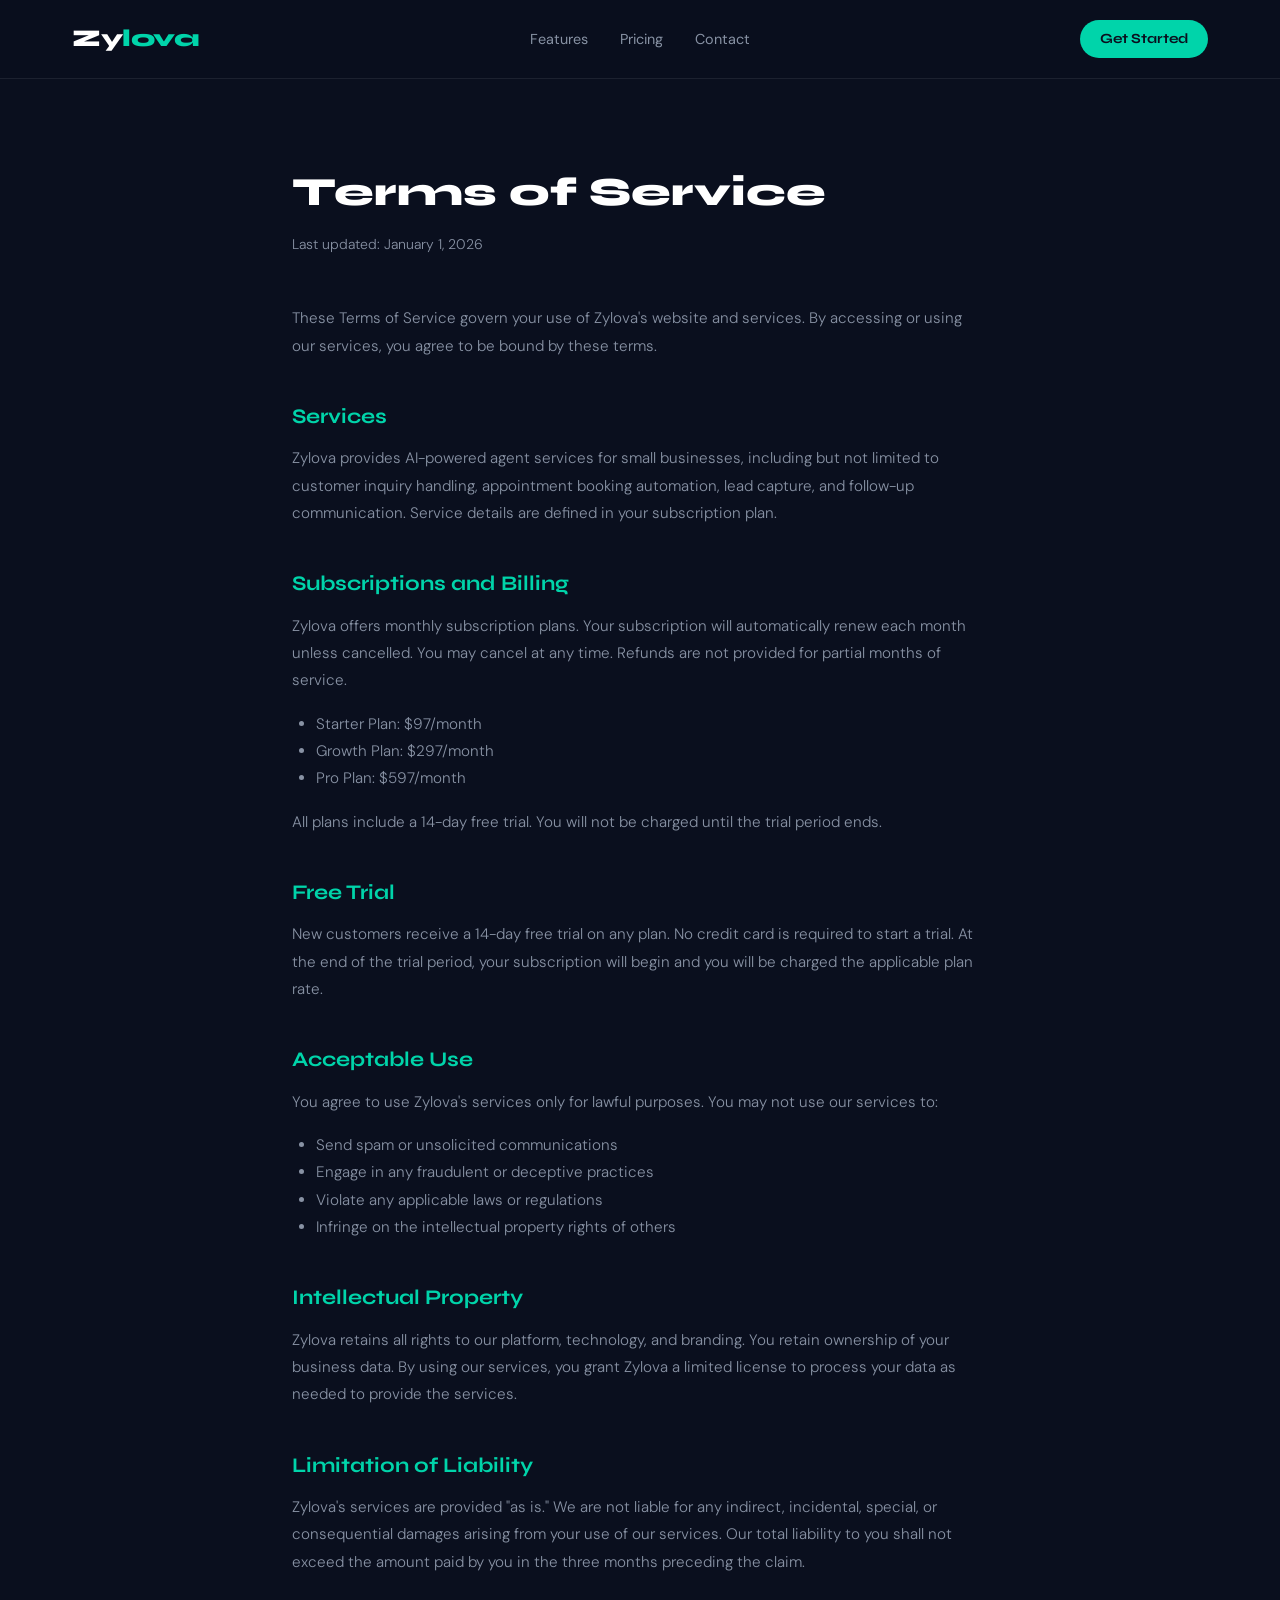
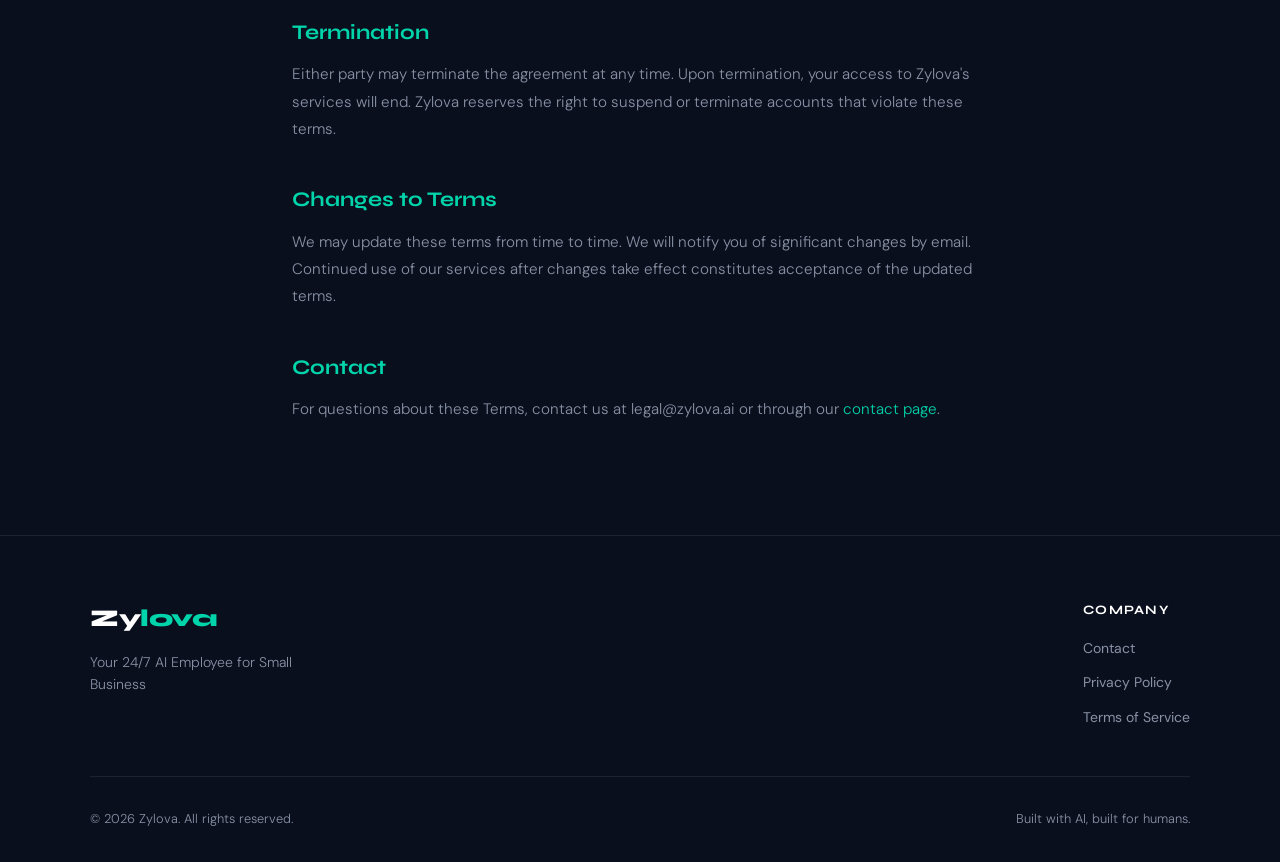
<file: terms.html>
<!DOCTYPE html>
<html lang="en">
<head>
  <meta charset="UTF-8" />
  <meta name="viewport" content="width=device-width, initial-scale=1.0" />
  <title>Terms of Service — Zylova</title>
  <link rel="stylesheet" href="css/style.css" />
  <link rel="preconnect" href="https://fonts.googleapis.com" />
  <link rel="preconnect" href="https://fonts.gstatic.com" crossorigin />
  <link href="https://fonts.googleapis.com/css2?family=Syne:wght@400;500;600;700;800&family=DM+Sans:ital,opsz,wght@0,9..40,300;0,9..40,400;0,9..40,500;1,9..40,300&display=swap" rel="stylesheet" />
</head>
<body>

  <nav id="navbar">
    <div class="nav-inner">
      <a href="index.html" class="logo">Zy<span>lova</span></a>
      <ul class="nav-links">
        <li><a href="index.html#features">Features</a></li>
        <li><a href="index.html#pricing">Pricing</a></li>
        <li><a href="contact.html">Contact</a></li>
      </ul>
      <a href="contact.html" class="nav-cta">Get Started</a>
      <button class="nav-hamburger" id="hamburger" aria-label="Open menu">
        <span></span><span></span><span></span>
      </button>
    </div>
    <div class="mobile-menu" id="mobileMenu">
      <a href="index.html#features">Features</a>
      <a href="index.html#pricing">Pricing</a>
      <a href="contact.html" class="mobile-cta">Get Started</a>
    </div>
  </nav>

  <div class="legal-section">
    <h1>Terms of Service</h1>
    <p class="legal-date">Last updated: January 1, 2026</p>

    <p>These Terms of Service govern your use of Zylova's website and services. By accessing or using our services, you agree to be bound by these terms.</p>

    <h2>Services</h2>
    <p>Zylova provides AI-powered agent services for small businesses, including but not limited to customer inquiry handling, appointment booking automation, lead capture, and follow-up communication. Service details are defined in your subscription plan.</p>

    <h2>Subscriptions and Billing</h2>
    <p>Zylova offers monthly subscription plans. Your subscription will automatically renew each month unless cancelled. You may cancel at any time. Refunds are not provided for partial months of service.</p>
    <ul>
      <li>Starter Plan: $97/month</li>
      <li>Growth Plan: $297/month</li>
      <li>Pro Plan: $597/month</li>
    </ul>
    <p>All plans include a 14-day free trial. You will not be charged until the trial period ends.</p>

    <h2>Free Trial</h2>
    <p>New customers receive a 14-day free trial on any plan. No credit card is required to start a trial. At the end of the trial period, your subscription will begin and you will be charged the applicable plan rate.</p>

    <h2>Acceptable Use</h2>
    <p>You agree to use Zylova's services only for lawful purposes. You may not use our services to:</p>
    <ul>
      <li>Send spam or unsolicited communications</li>
      <li>Engage in any fraudulent or deceptive practices</li>
      <li>Violate any applicable laws or regulations</li>
      <li>Infringe on the intellectual property rights of others</li>
    </ul>

    <h2>Intellectual Property</h2>
    <p>Zylova retains all rights to our platform, technology, and branding. You retain ownership of your business data. By using our services, you grant Zylova a limited license to process your data as needed to provide the services.</p>

    <h2>Limitation of Liability</h2>
    <p>Zylova's services are provided "as is." We are not liable for any indirect, incidental, special, or consequential damages arising from your use of our services. Our total liability to you shall not exceed the amount paid by you in the three months preceding the claim.</p>

    <h2>Termination</h2>
    <p>Either party may terminate the agreement at any time. Upon termination, your access to Zylova's services will end. Zylova reserves the right to suspend or terminate accounts that violate these terms.</p>

    <h2>Changes to Terms</h2>
    <p>We may update these terms from time to time. We will notify you of significant changes by email. Continued use of our services after changes take effect constitutes acceptance of the updated terms.</p>

    <h2>Contact</h2>
    <p>For questions about these Terms, contact us at legal@zylova.ai or through our <a href="contact.html" style="color:var(--teal)">contact page</a>.</p>
  </div>

  <footer>
    <div class="footer-inner">
      <div class="footer-brand">
        <div class="logo">Zy<span>lova</span></div>
        <p>Your 24/7 AI Employee for Small Business</p>
      </div>
      <div class="footer-links">
        <div class="footer-col">
          <div class="footer-col-title">Company</div>
          <a href="contact.html">Contact</a>
          <a href="privacy.html">Privacy Policy</a>
          <a href="terms.html">Terms of Service</a>
        </div>
      </div>
    </div>
    <div class="footer-bottom">
      <span>&copy; 2026 Zylova. All rights reserved.</span>
      <span>Built with AI, built for humans.</span>
    </div>
  </footer>

  <script src="js/main.js"></script>
</body>
</html>
</file>
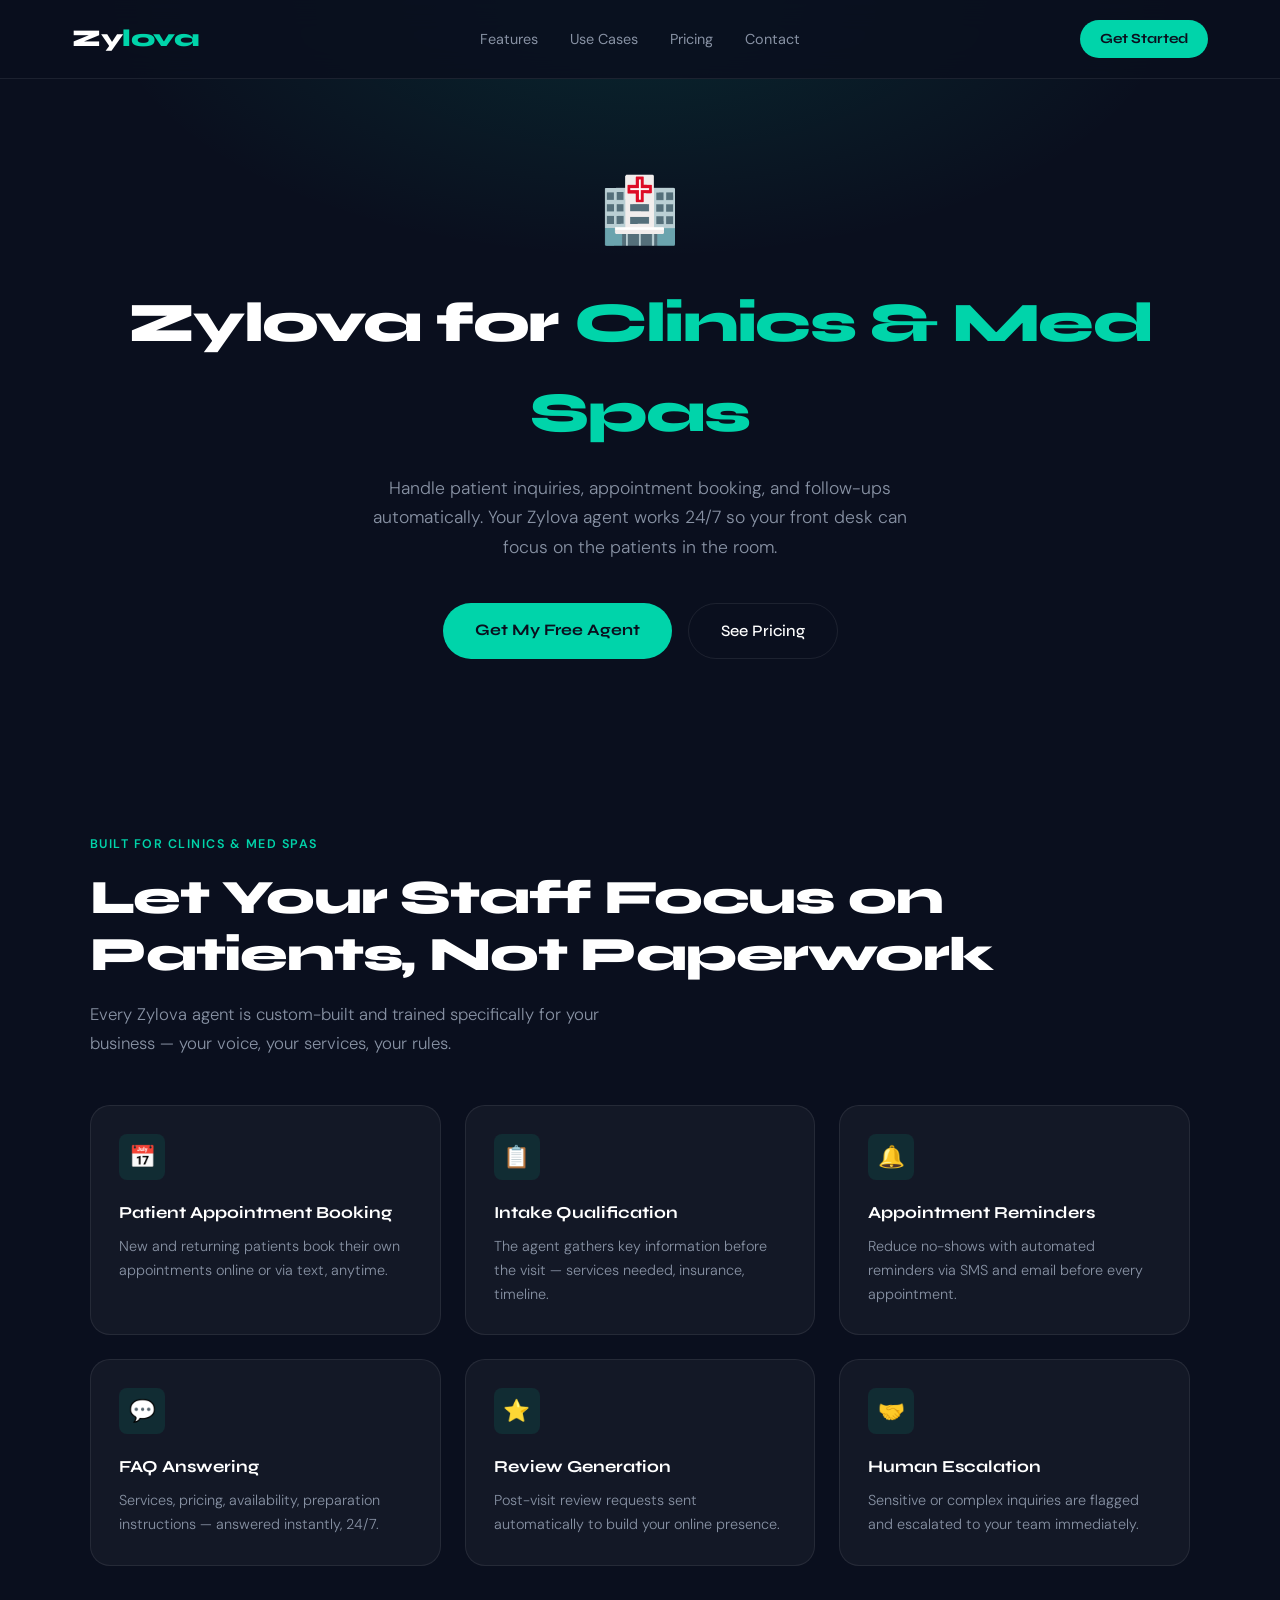
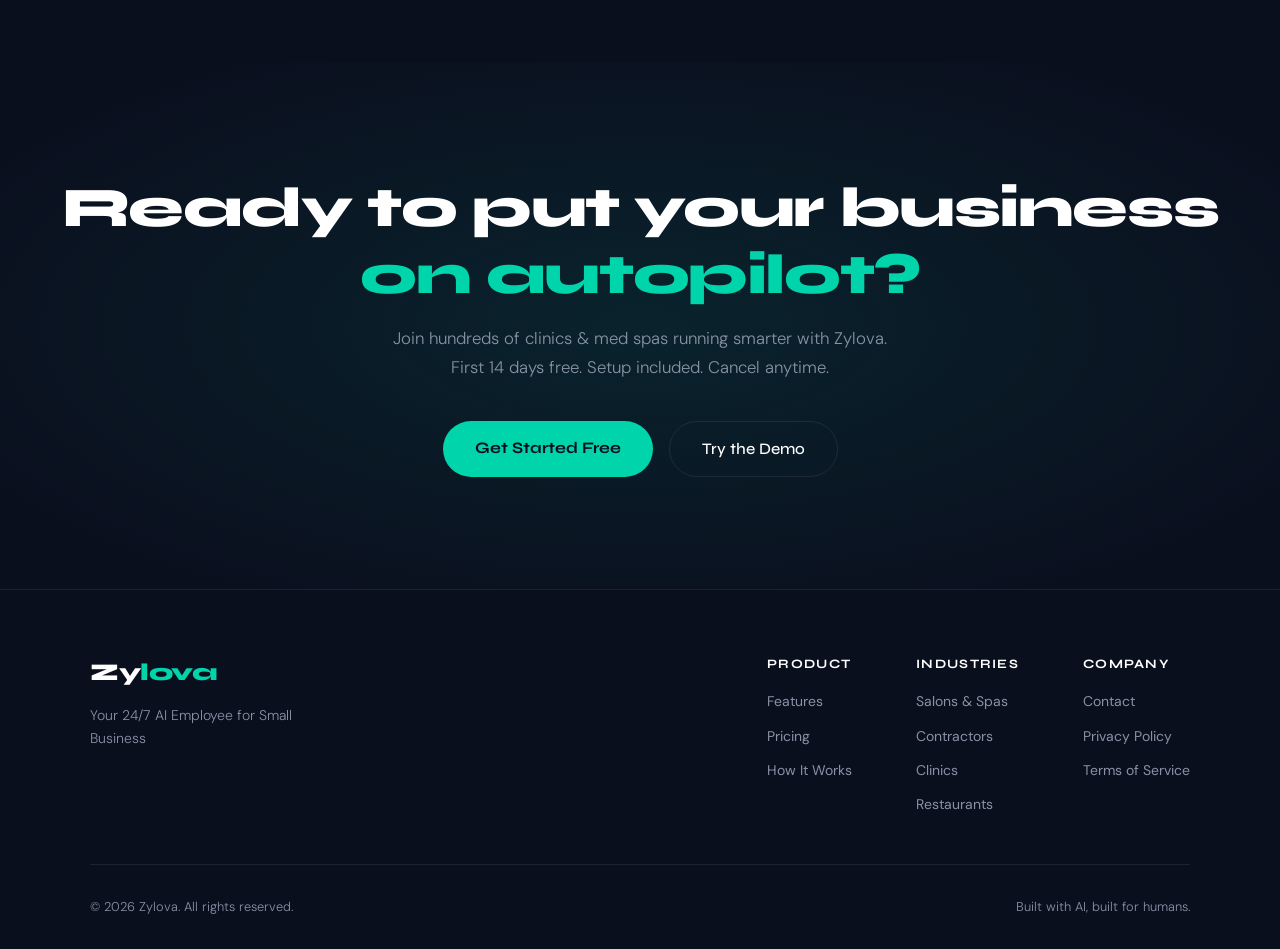
<file: industries/clinics.html>
<!DOCTYPE html>
<html lang="en">
<head>
  <meta charset="UTF-8" />
  <meta name="viewport" content="width=device-width, initial-scale=1.0" />
  <meta name="description" content="Zylova AI agents for Clinics & Med Spas. Handle patient inquiries, appointment booking, and follow-ups automatically. Your Zylova agent works 24/7 so your front desk can focus on the patients in the room." />
  <title>Zylova for Clinics & Med Spas</title>
  <link rel="stylesheet" href="../css/style.css" />
  <link rel="preconnect" href="https://fonts.googleapis.com" />
  <link rel="preconnect" href="https://fonts.gstatic.com" crossorigin />
  <link href="https://fonts.googleapis.com/css2?family=Syne:wght@400;500;600;700;800&family=DM+Sans:ital,opsz,wght@0,9..40,300;0,9..40,400;0,9..40,500;1,9..40,300&display=swap" rel="stylesheet" />
</head>
<body>

  <nav id="navbar">
    <div class="nav-inner">
      <a href="../index.html" class="logo">Zy<span>lova</span></a>
      <ul class="nav-links">
        <li><a href="../index.html#features">Features</a></li>
        <li><a href="../index.html#usecases">Use Cases</a></li>
        <li><a href="../index.html#pricing">Pricing</a></li>
        <li><a href="../contact.html">Contact</a></li>
      </ul>
      <a href="../contact.html" class="nav-cta">Get Started</a>
      <button class="nav-hamburger" id="hamburger" aria-label="Open menu">
        <span></span><span></span><span></span>
      </button>
    </div>
    <div class="mobile-menu" id="mobileMenu">
      <a href="../index.html#features">Features</a>
      <a href="../index.html#usecases">Use Cases</a>
      <a href="../index.html#pricing">Pricing</a>
      <a href="../contact.html" class="mobile-cta">Get Started</a>
    </div>
  </nav>

  <section class="industry-hero">
    <div class="hero-bg"></div>
    <div class="industry-emoji">🏥</div>
    <h1>Zylova for <span style="color:var(--teal)">Clinics & Med Spas</span></h1>
    <p>Handle patient inquiries, appointment booking, and follow-ups automatically. Your Zylova agent works 24/7 so your front desk can focus on the patients in the room.</p>
    <div class="hero-btns">
      <a href="../contact.html" class="btn-primary">Get My Free Agent</a>
      <a href="../index.html#pricing" class="btn-secondary">See Pricing</a>
    </div>
  </section>

  <section class="section">
    <div class="section-inner">
      <div class="section-tag">Built for Clinics & Med Spas</div>
      <h2 class="section-title">Let Your Staff Focus on Patients, Not Paperwork</h2>
      <p class="section-sub">Every Zylova agent is custom-built and trained specifically for your business — your voice, your services, your rules.</p>
      <div class="features-grid">
        <div class="feature-card">
          <div class="feature-icon">📅</div>
          <div class="feature-title">Patient Appointment Booking</div>
          <p class="feature-desc">New and returning patients book their own appointments online or via text, anytime.</p>
        </div>
        <div class="feature-card">
          <div class="feature-icon">📋</div>
          <div class="feature-title">Intake Qualification</div>
          <p class="feature-desc">The agent gathers key information before the visit — services needed, insurance, timeline.</p>
        </div>
        <div class="feature-card">
          <div class="feature-icon">🔔</div>
          <div class="feature-title">Appointment Reminders</div>
          <p class="feature-desc">Reduce no-shows with automated reminders via SMS and email before every appointment.</p>
        </div>
        <div class="feature-card">
          <div class="feature-icon">💬</div>
          <div class="feature-title">FAQ Answering</div>
          <p class="feature-desc">Services, pricing, availability, preparation instructions — answered instantly, 24/7.</p>
        </div>
        <div class="feature-card">
          <div class="feature-icon">⭐</div>
          <div class="feature-title">Review Generation</div>
          <p class="feature-desc">Post-visit review requests sent automatically to build your online presence.</p>
        </div>
        <div class="feature-card">
          <div class="feature-icon">🤝</div>
          <div class="feature-title">Human Escalation</div>
          <p class="feature-desc">Sensitive or complex inquiries are flagged and escalated to your team immediately.</p>
        </div>
      </div>
    </div>
  </section>

  <section class="cta-section">
    <div class="cta-bg"></div>
    <div class="cta-inner">
      <h2>Ready to put your business<br><span class="accent">on autopilot?</span></h2>
      <p>Join hundreds of clinics & med spas running smarter with Zylova.<br>First 14 days free. Setup included. Cancel anytime.</p>
      <div class="cta-btns">
        <a href="../contact.html" class="btn-primary">Get Started Free</a>
        <a href="../index.html#demo" class="btn-secondary">Try the Demo</a>
      </div>
    </div>
  </section>

  <footer>
    <div class="footer-inner">
      <div class="footer-brand">
        <div class="logo">Zy<span>lova</span></div>
        <p>Your 24/7 AI Employee for Small Business</p>
      </div>
      <div class="footer-links">
        <div class="footer-col">
          <div class="footer-col-title">Product</div>
          <a href="../index.html#features">Features</a>
          <a href="../index.html#pricing">Pricing</a>
          <a href="../index.html#how">How It Works</a>
        </div>
        <div class="footer-col">
          <div class="footer-col-title">Industries</div>
          <a href="salons.html">Salons &amp; Spas</a>
          <a href="contractors.html">Contractors</a>
          <a href="clinics.html">Clinics</a>
          <a href="restaurants.html">Restaurants</a>
        </div>
        <div class="footer-col">
          <div class="footer-col-title">Company</div>
          <a href="../contact.html">Contact</a>
          <a href="../privacy.html">Privacy Policy</a>
          <a href="../terms.html">Terms of Service</a>
        </div>
      </div>
    </div>
    <div class="footer-bottom">
      <span>&copy; 2026 Zylova. All rights reserved.</span>
      <span>Built with AI, built for humans.</span>
    </div>
  </footer>

  <script src="../js/main.js"></script>
</body>
</html>
</file>
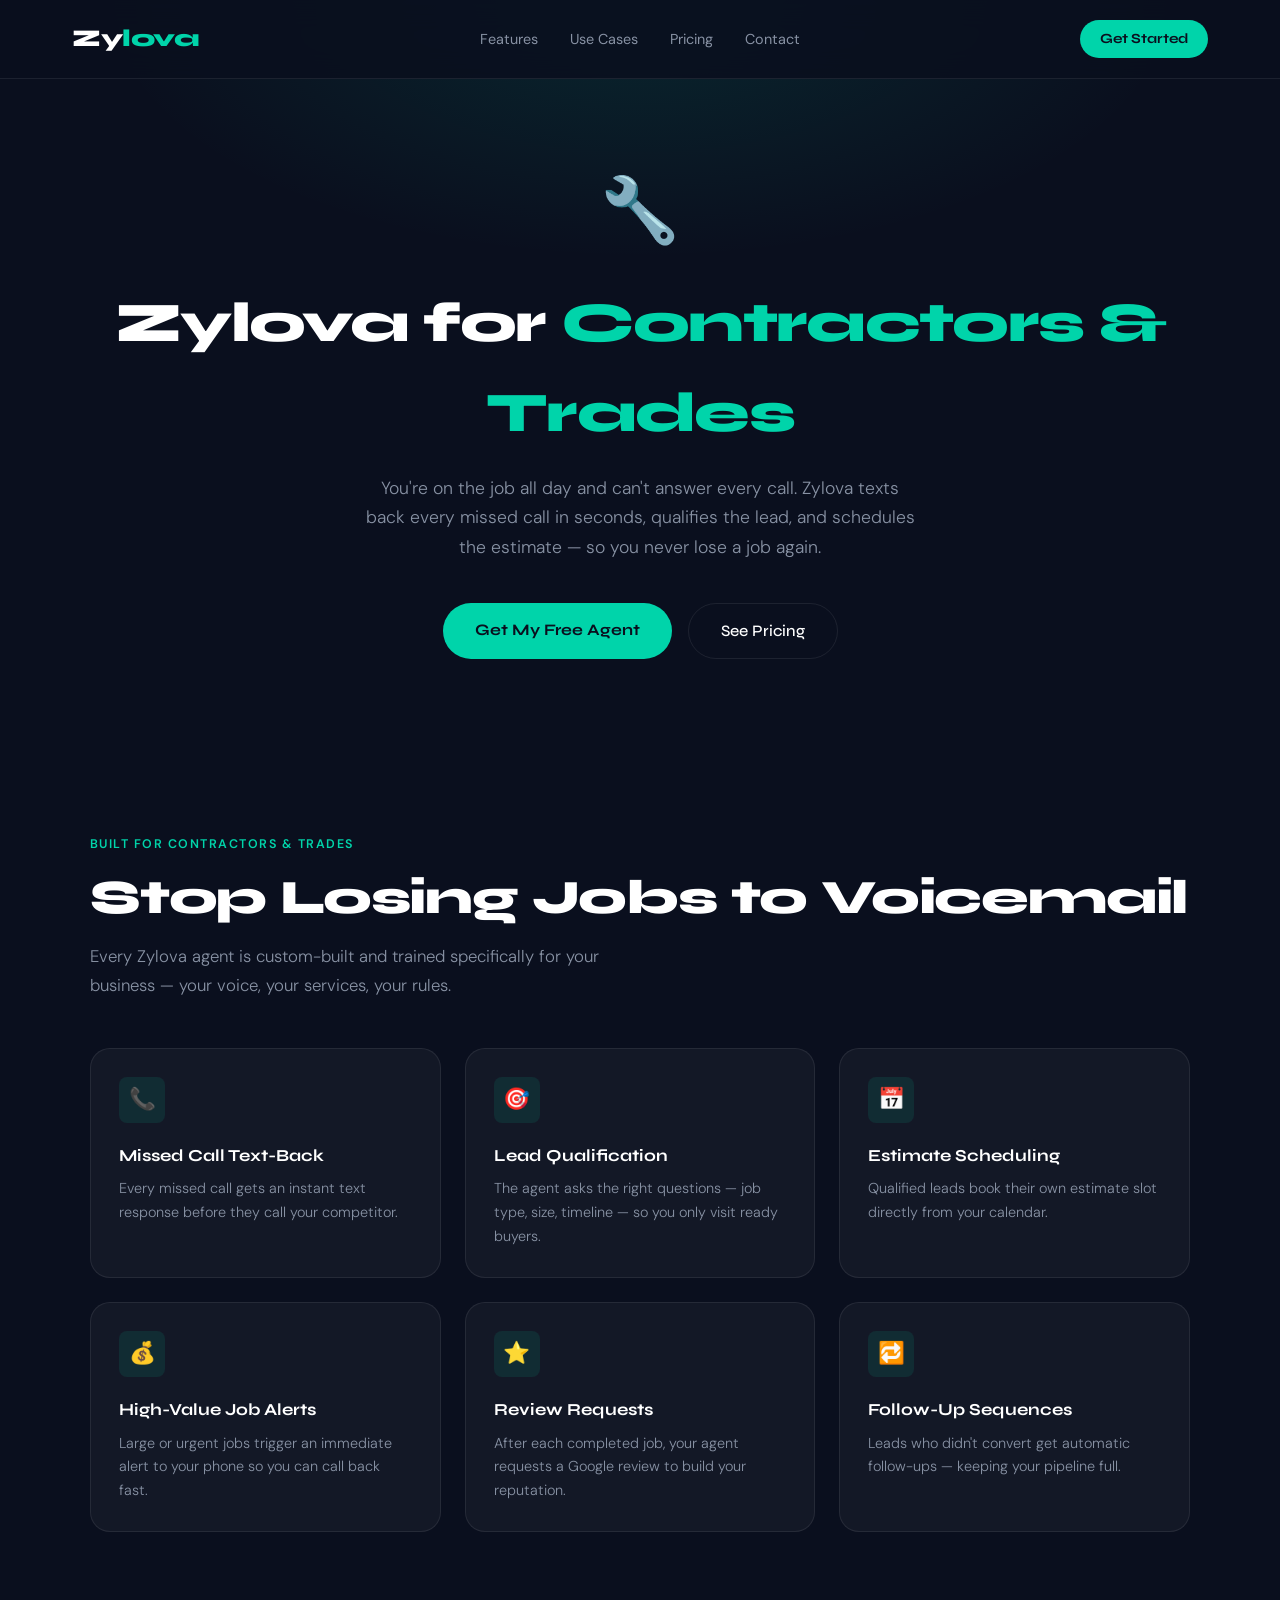
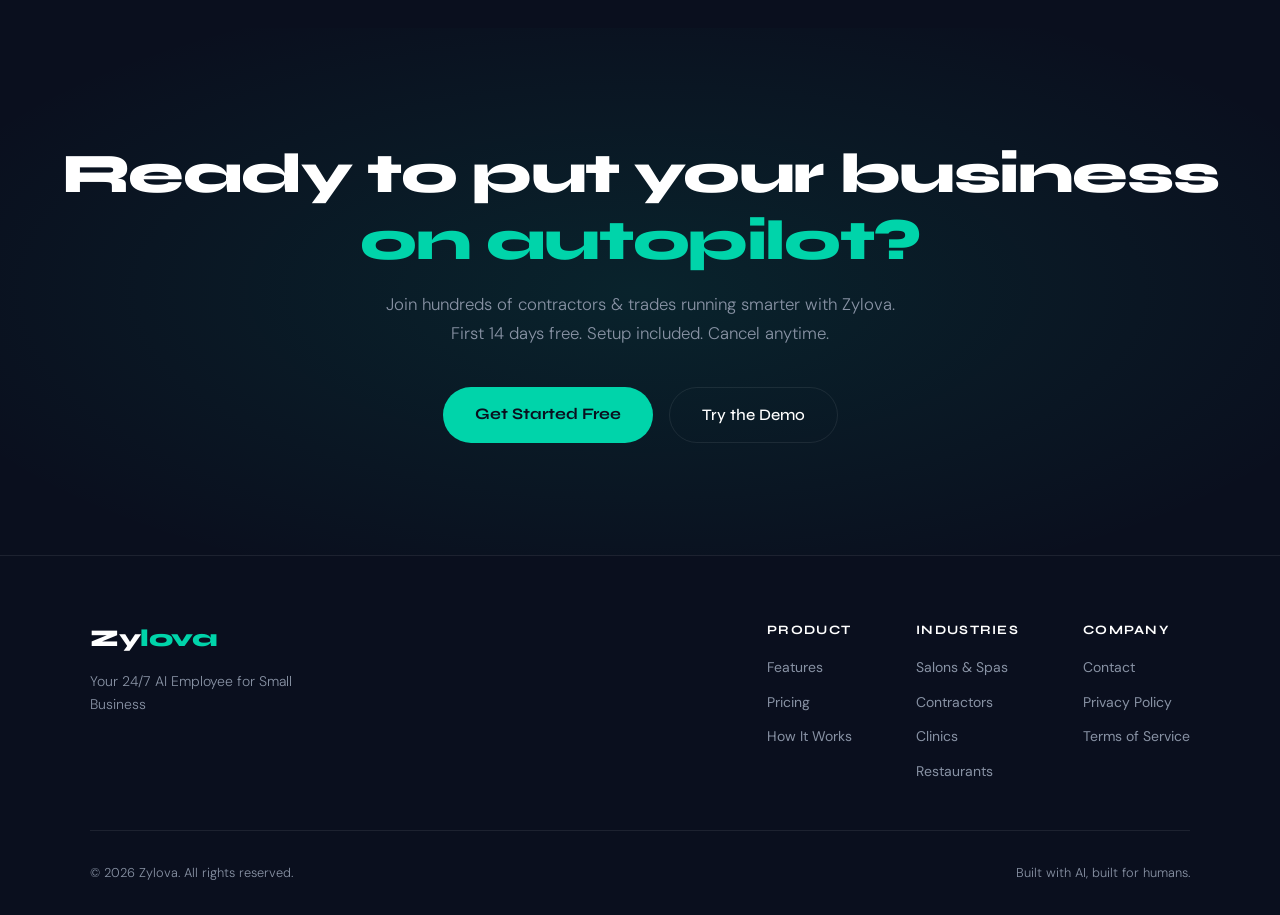
<file: industries/contractors.html>
<!DOCTYPE html>
<html lang="en">
<head>
  <meta charset="UTF-8" />
  <meta name="viewport" content="width=device-width, initial-scale=1.0" />
  <meta name="description" content="Zylova AI agents for Contractors & Trades. You're on the job all day and can't answer every call. Zylova texts back every missed call in seconds, qualifies the lead, and schedules the estimate — so you never lose a job again." />
  <title>Zylova for Contractors & Trades</title>
  <link rel="stylesheet" href="../css/style.css" />
  <link rel="preconnect" href="https://fonts.googleapis.com" />
  <link rel="preconnect" href="https://fonts.gstatic.com" crossorigin />
  <link href="https://fonts.googleapis.com/css2?family=Syne:wght@400;500;600;700;800&family=DM+Sans:ital,opsz,wght@0,9..40,300;0,9..40,400;0,9..40,500;1,9..40,300&display=swap" rel="stylesheet" />
</head>
<body>

  <nav id="navbar">
    <div class="nav-inner">
      <a href="../index.html" class="logo">Zy<span>lova</span></a>
      <ul class="nav-links">
        <li><a href="../index.html#features">Features</a></li>
        <li><a href="../index.html#usecases">Use Cases</a></li>
        <li><a href="../index.html#pricing">Pricing</a></li>
        <li><a href="../contact.html">Contact</a></li>
      </ul>
      <a href="../contact.html" class="nav-cta">Get Started</a>
      <button class="nav-hamburger" id="hamburger" aria-label="Open menu">
        <span></span><span></span><span></span>
      </button>
    </div>
    <div class="mobile-menu" id="mobileMenu">
      <a href="../index.html#features">Features</a>
      <a href="../index.html#usecases">Use Cases</a>
      <a href="../index.html#pricing">Pricing</a>
      <a href="../contact.html" class="mobile-cta">Get Started</a>
    </div>
  </nav>

  <section class="industry-hero">
    <div class="hero-bg"></div>
    <div class="industry-emoji">🔧</div>
    <h1>Zylova for <span style="color:var(--teal)">Contractors & Trades</span></h1>
    <p>You're on the job all day and can't answer every call. Zylova texts back every missed call in seconds, qualifies the lead, and schedules the estimate — so you never lose a job again.</p>
    <div class="hero-btns">
      <a href="../contact.html" class="btn-primary">Get My Free Agent</a>
      <a href="../index.html#pricing" class="btn-secondary">See Pricing</a>
    </div>
  </section>

  <section class="section">
    <div class="section-inner">
      <div class="section-tag">Built for Contractors & Trades</div>
      <h2 class="section-title">Stop Losing Jobs to Voicemail</h2>
      <p class="section-sub">Every Zylova agent is custom-built and trained specifically for your business — your voice, your services, your rules.</p>
      <div class="features-grid">
        <div class="feature-card">
          <div class="feature-icon">📞</div>
          <div class="feature-title">Missed Call Text-Back</div>
          <p class="feature-desc">Every missed call gets an instant text response before they call your competitor.</p>
        </div>
        <div class="feature-card">
          <div class="feature-icon">🎯</div>
          <div class="feature-title">Lead Qualification</div>
          <p class="feature-desc">The agent asks the right questions — job type, size, timeline — so you only visit ready buyers.</p>
        </div>
        <div class="feature-card">
          <div class="feature-icon">📅</div>
          <div class="feature-title">Estimate Scheduling</div>
          <p class="feature-desc">Qualified leads book their own estimate slot directly from your calendar.</p>
        </div>
        <div class="feature-card">
          <div class="feature-icon">💰</div>
          <div class="feature-title">High-Value Job Alerts</div>
          <p class="feature-desc">Large or urgent jobs trigger an immediate alert to your phone so you can call back fast.</p>
        </div>
        <div class="feature-card">
          <div class="feature-icon">⭐</div>
          <div class="feature-title">Review Requests</div>
          <p class="feature-desc">After each completed job, your agent requests a Google review to build your reputation.</p>
        </div>
        <div class="feature-card">
          <div class="feature-icon">🔁</div>
          <div class="feature-title">Follow-Up Sequences</div>
          <p class="feature-desc">Leads who didn't convert get automatic follow-ups — keeping your pipeline full.</p>
        </div>
      </div>
    </div>
  </section>

  <section class="cta-section">
    <div class="cta-bg"></div>
    <div class="cta-inner">
      <h2>Ready to put your business<br><span class="accent">on autopilot?</span></h2>
      <p>Join hundreds of contractors & trades running smarter with Zylova.<br>First 14 days free. Setup included. Cancel anytime.</p>
      <div class="cta-btns">
        <a href="../contact.html" class="btn-primary">Get Started Free</a>
        <a href="../index.html#demo" class="btn-secondary">Try the Demo</a>
      </div>
    </div>
  </section>

  <footer>
    <div class="footer-inner">
      <div class="footer-brand">
        <div class="logo">Zy<span>lova</span></div>
        <p>Your 24/7 AI Employee for Small Business</p>
      </div>
      <div class="footer-links">
        <div class="footer-col">
          <div class="footer-col-title">Product</div>
          <a href="../index.html#features">Features</a>
          <a href="../index.html#pricing">Pricing</a>
          <a href="../index.html#how">How It Works</a>
        </div>
        <div class="footer-col">
          <div class="footer-col-title">Industries</div>
          <a href="salons.html">Salons &amp; Spas</a>
          <a href="contractors.html">Contractors</a>
          <a href="clinics.html">Clinics</a>
          <a href="restaurants.html">Restaurants</a>
        </div>
        <div class="footer-col">
          <div class="footer-col-title">Company</div>
          <a href="../contact.html">Contact</a>
          <a href="../privacy.html">Privacy Policy</a>
          <a href="../terms.html">Terms of Service</a>
        </div>
      </div>
    </div>
    <div class="footer-bottom">
      <span>&copy; 2026 Zylova. All rights reserved.</span>
      <span>Built with AI, built for humans.</span>
    </div>
  </footer>

  <script src="../js/main.js"></script>
</body>
</html>
</file>
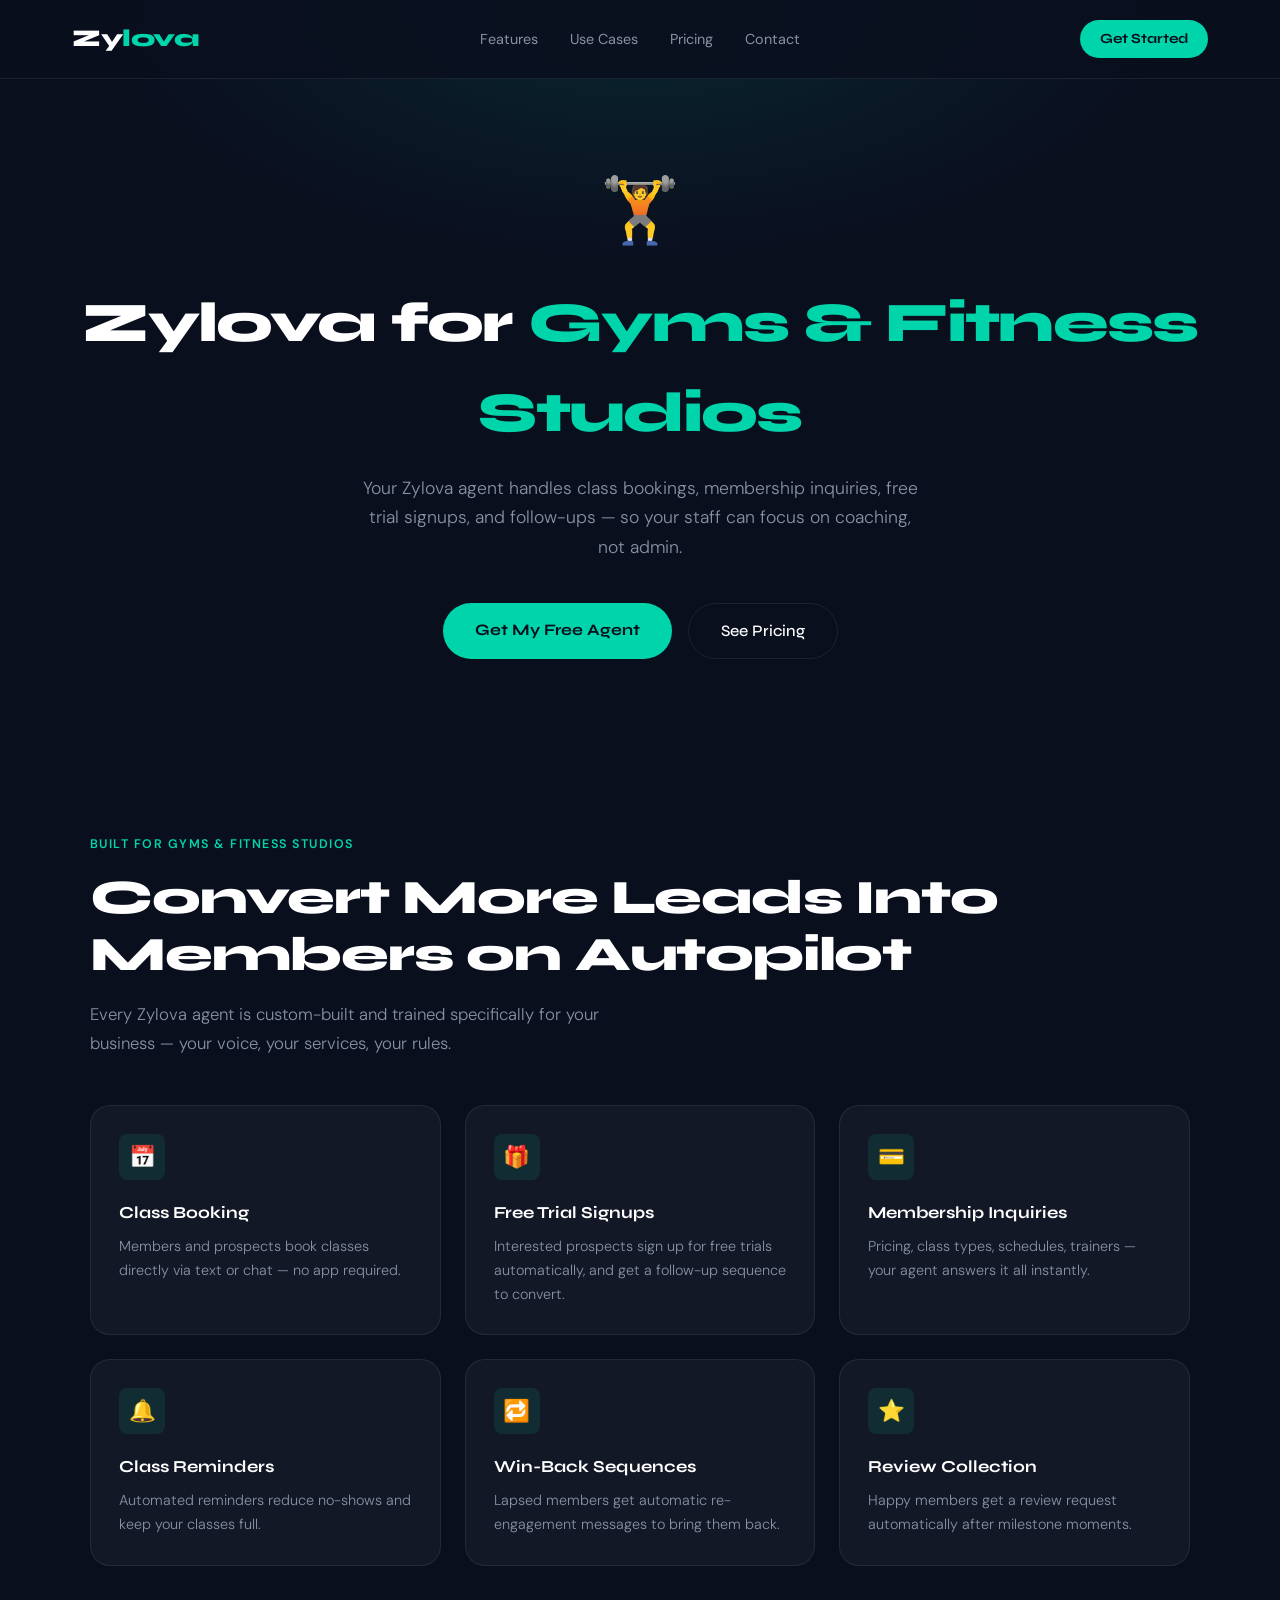
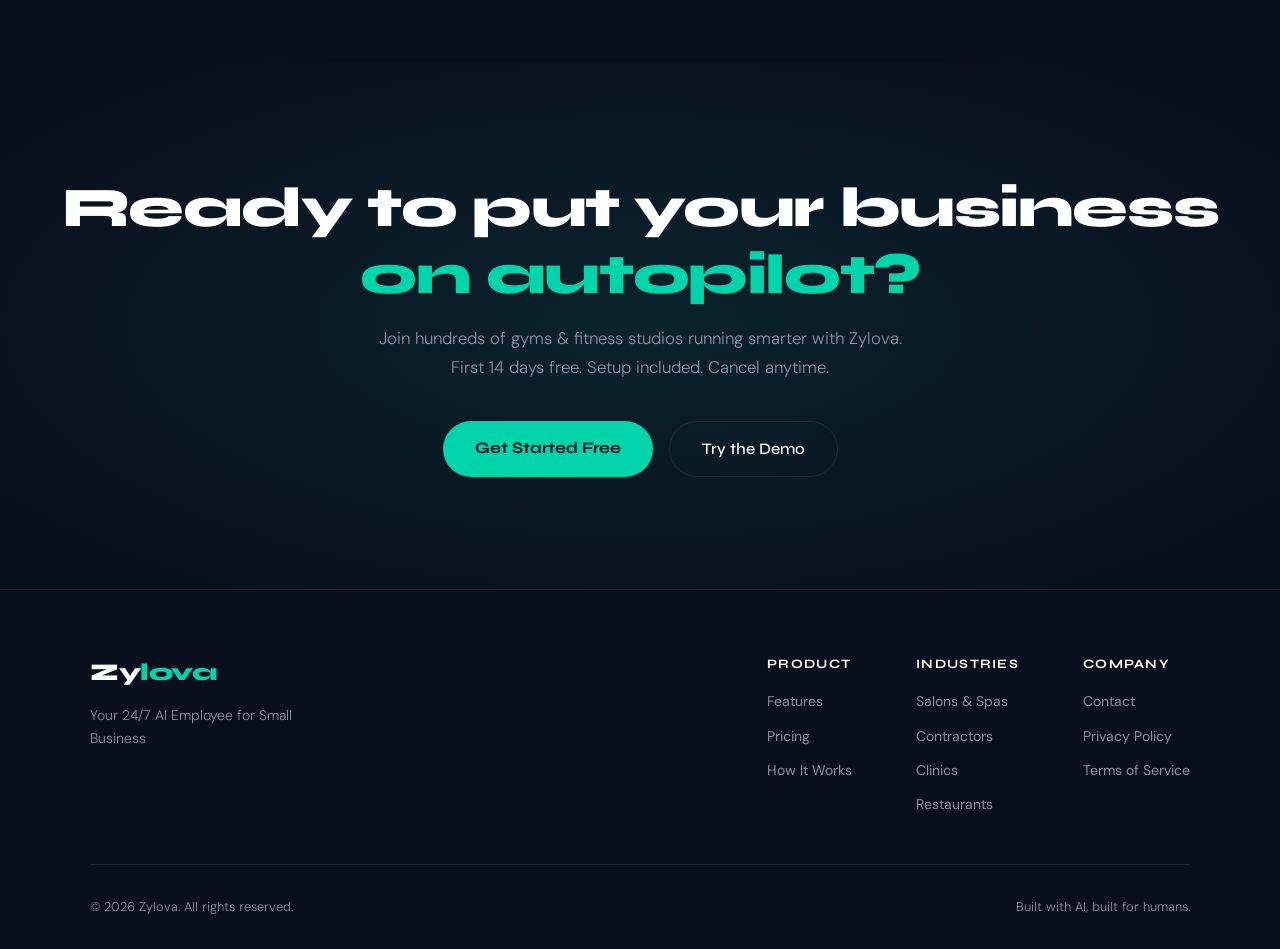
<file: industries/gyms.html>
<!DOCTYPE html>
<html lang="en">
<head>
  <meta charset="UTF-8" />
  <meta name="viewport" content="width=device-width, initial-scale=1.0" />
  <meta name="description" content="Zylova AI agents for Gyms & Fitness Studios. Your Zylova agent handles class bookings, membership inquiries, free trial signups, and follow-ups — so your staff can focus on coaching, not admin." />
  <title>Zylova for Gyms & Fitness Studios</title>
  <link rel="stylesheet" href="../css/style.css" />
  <link rel="preconnect" href="https://fonts.googleapis.com" />
  <link rel="preconnect" href="https://fonts.gstatic.com" crossorigin />
  <link href="https://fonts.googleapis.com/css2?family=Syne:wght@400;500;600;700;800&family=DM+Sans:ital,opsz,wght@0,9..40,300;0,9..40,400;0,9..40,500;1,9..40,300&display=swap" rel="stylesheet" />
</head>
<body>

  <nav id="navbar">
    <div class="nav-inner">
      <a href="../index.html" class="logo">Zy<span>lova</span></a>
      <ul class="nav-links">
        <li><a href="../index.html#features">Features</a></li>
        <li><a href="../index.html#usecases">Use Cases</a></li>
        <li><a href="../index.html#pricing">Pricing</a></li>
        <li><a href="../contact.html">Contact</a></li>
      </ul>
      <a href="../contact.html" class="nav-cta">Get Started</a>
      <button class="nav-hamburger" id="hamburger" aria-label="Open menu">
        <span></span><span></span><span></span>
      </button>
    </div>
    <div class="mobile-menu" id="mobileMenu">
      <a href="../index.html#features">Features</a>
      <a href="../index.html#usecases">Use Cases</a>
      <a href="../index.html#pricing">Pricing</a>
      <a href="../contact.html" class="mobile-cta">Get Started</a>
    </div>
  </nav>

  <section class="industry-hero">
    <div class="hero-bg"></div>
    <div class="industry-emoji">🏋️</div>
    <h1>Zylova for <span style="color:var(--teal)">Gyms & Fitness Studios</span></h1>
    <p>Your Zylova agent handles class bookings, membership inquiries, free trial signups, and follow-ups — so your staff can focus on coaching, not admin.</p>
    <div class="hero-btns">
      <a href="../contact.html" class="btn-primary">Get My Free Agent</a>
      <a href="../index.html#pricing" class="btn-secondary">See Pricing</a>
    </div>
  </section>

  <section class="section">
    <div class="section-inner">
      <div class="section-tag">Built for Gyms & Fitness Studios</div>
      <h2 class="section-title">Convert More Leads Into Members on Autopilot</h2>
      <p class="section-sub">Every Zylova agent is custom-built and trained specifically for your business — your voice, your services, your rules.</p>
      <div class="features-grid">
        <div class="feature-card">
          <div class="feature-icon">📅</div>
          <div class="feature-title">Class Booking</div>
          <p class="feature-desc">Members and prospects book classes directly via text or chat — no app required.</p>
        </div>
        <div class="feature-card">
          <div class="feature-icon">🎁</div>
          <div class="feature-title">Free Trial Signups</div>
          <p class="feature-desc">Interested prospects sign up for free trials automatically, and get a follow-up sequence to convert.</p>
        </div>
        <div class="feature-card">
          <div class="feature-icon">💳</div>
          <div class="feature-title">Membership Inquiries</div>
          <p class="feature-desc">Pricing, class types, schedules, trainers — your agent answers it all instantly.</p>
        </div>
        <div class="feature-card">
          <div class="feature-icon">🔔</div>
          <div class="feature-title">Class Reminders</div>
          <p class="feature-desc">Automated reminders reduce no-shows and keep your classes full.</p>
        </div>
        <div class="feature-card">
          <div class="feature-icon">🔁</div>
          <div class="feature-title">Win-Back Sequences</div>
          <p class="feature-desc">Lapsed members get automatic re-engagement messages to bring them back.</p>
        </div>
        <div class="feature-card">
          <div class="feature-icon">⭐</div>
          <div class="feature-title">Review Collection</div>
          <p class="feature-desc">Happy members get a review request automatically after milestone moments.</p>
        </div>
      </div>
    </div>
  </section>

  <section class="cta-section">
    <div class="cta-bg"></div>
    <div class="cta-inner">
      <h2>Ready to put your business<br><span class="accent">on autopilot?</span></h2>
      <p>Join hundreds of gyms & fitness studios running smarter with Zylova.<br>First 14 days free. Setup included. Cancel anytime.</p>
      <div class="cta-btns">
        <a href="../contact.html" class="btn-primary">Get Started Free</a>
        <a href="../index.html#demo" class="btn-secondary">Try the Demo</a>
      </div>
    </div>
  </section>

  <footer>
    <div class="footer-inner">
      <div class="footer-brand">
        <div class="logo">Zy<span>lova</span></div>
        <p>Your 24/7 AI Employee for Small Business</p>
      </div>
      <div class="footer-links">
        <div class="footer-col">
          <div class="footer-col-title">Product</div>
          <a href="../index.html#features">Features</a>
          <a href="../index.html#pricing">Pricing</a>
          <a href="../index.html#how">How It Works</a>
        </div>
        <div class="footer-col">
          <div class="footer-col-title">Industries</div>
          <a href="salons.html">Salons &amp; Spas</a>
          <a href="contractors.html">Contractors</a>
          <a href="clinics.html">Clinics</a>
          <a href="restaurants.html">Restaurants</a>
        </div>
        <div class="footer-col">
          <div class="footer-col-title">Company</div>
          <a href="../contact.html">Contact</a>
          <a href="../privacy.html">Privacy Policy</a>
          <a href="../terms.html">Terms of Service</a>
        </div>
      </div>
    </div>
    <div class="footer-bottom">
      <span>&copy; 2026 Zylova. All rights reserved.</span>
      <span>Built with AI, built for humans.</span>
    </div>
  </footer>

  <script src="../js/main.js"></script>
</body>
</html>
</file>
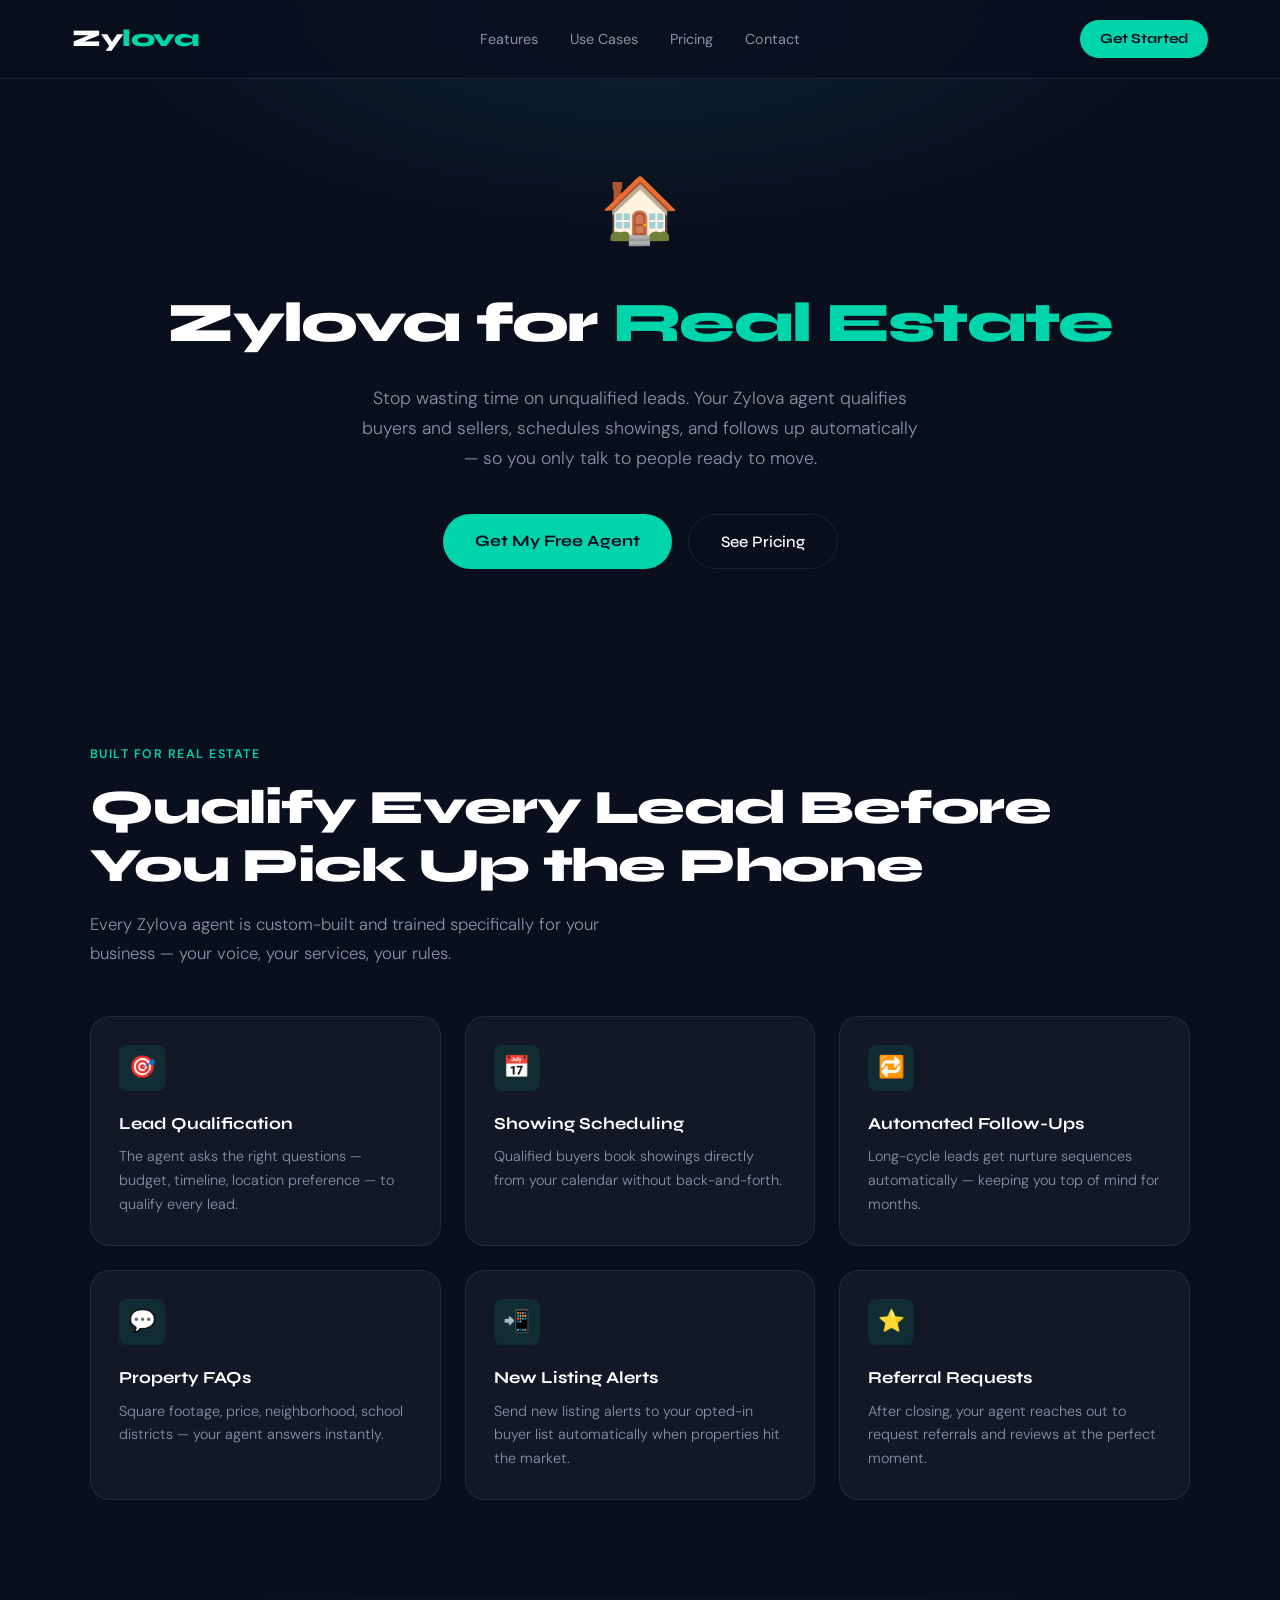
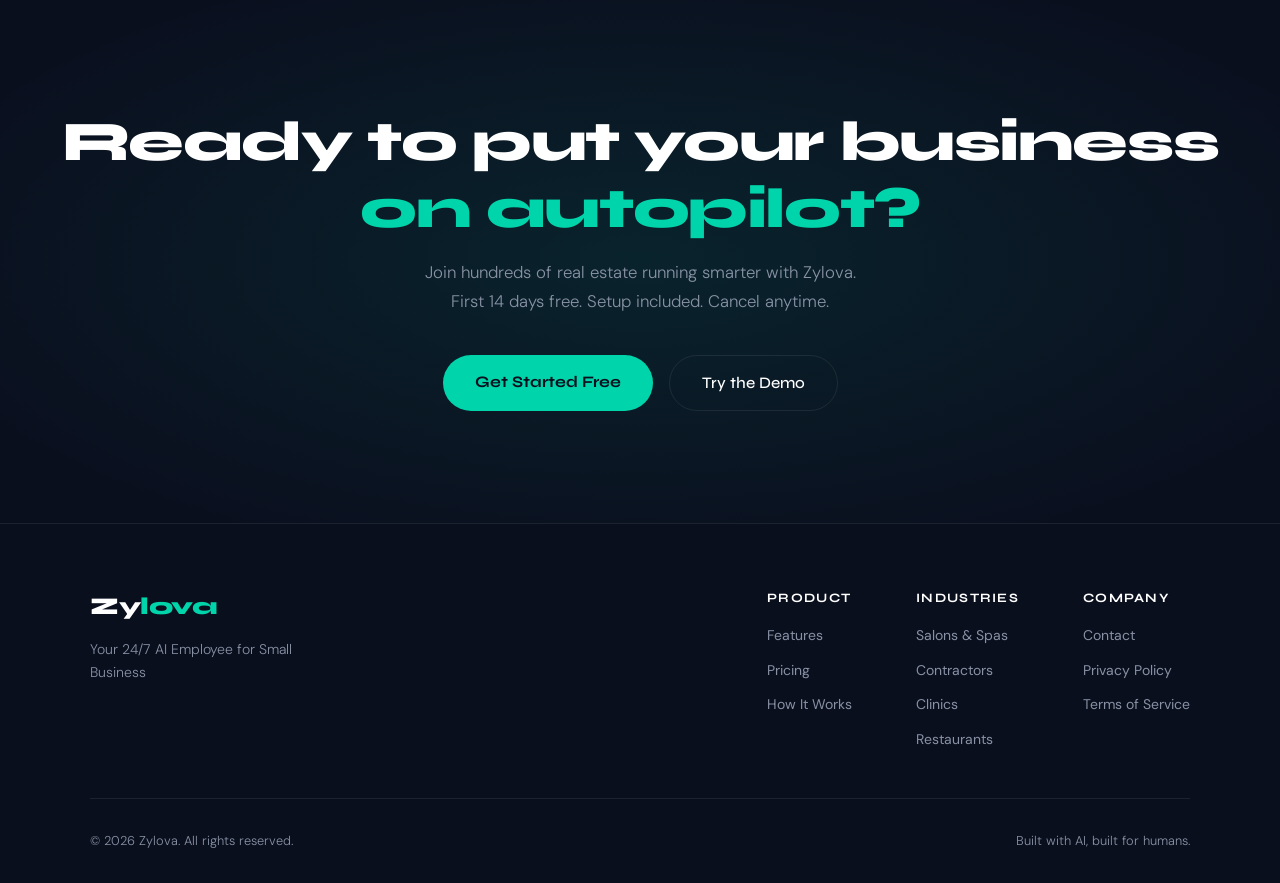
<file: industries/realestate.html>
<!DOCTYPE html>
<html lang="en">
<head>
  <meta charset="UTF-8" />
  <meta name="viewport" content="width=device-width, initial-scale=1.0" />
  <meta name="description" content="Zylova AI agents for Real Estate. Stop wasting time on unqualified leads. Your Zylova agent qualifies buyers and sellers, schedules showings, and follows up automatically — so you only talk to people ready to move." />
  <title>Zylova for Real Estate</title>
  <link rel="stylesheet" href="../css/style.css" />
  <link rel="preconnect" href="https://fonts.googleapis.com" />
  <link rel="preconnect" href="https://fonts.gstatic.com" crossorigin />
  <link href="https://fonts.googleapis.com/css2?family=Syne:wght@400;500;600;700;800&family=DM+Sans:ital,opsz,wght@0,9..40,300;0,9..40,400;0,9..40,500;1,9..40,300&display=swap" rel="stylesheet" />
</head>
<body>

  <nav id="navbar">
    <div class="nav-inner">
      <a href="../index.html" class="logo">Zy<span>lova</span></a>
      <ul class="nav-links">
        <li><a href="../index.html#features">Features</a></li>
        <li><a href="../index.html#usecases">Use Cases</a></li>
        <li><a href="../index.html#pricing">Pricing</a></li>
        <li><a href="../contact.html">Contact</a></li>
      </ul>
      <a href="../contact.html" class="nav-cta">Get Started</a>
      <button class="nav-hamburger" id="hamburger" aria-label="Open menu">
        <span></span><span></span><span></span>
      </button>
    </div>
    <div class="mobile-menu" id="mobileMenu">
      <a href="../index.html#features">Features</a>
      <a href="../index.html#usecases">Use Cases</a>
      <a href="../index.html#pricing">Pricing</a>
      <a href="../contact.html" class="mobile-cta">Get Started</a>
    </div>
  </nav>

  <section class="industry-hero">
    <div class="hero-bg"></div>
    <div class="industry-emoji">🏠</div>
    <h1>Zylova for <span style="color:var(--teal)">Real Estate</span></h1>
    <p>Stop wasting time on unqualified leads. Your Zylova agent qualifies buyers and sellers, schedules showings, and follows up automatically — so you only talk to people ready to move.</p>
    <div class="hero-btns">
      <a href="../contact.html" class="btn-primary">Get My Free Agent</a>
      <a href="../index.html#pricing" class="btn-secondary">See Pricing</a>
    </div>
  </section>

  <section class="section">
    <div class="section-inner">
      <div class="section-tag">Built for Real Estate</div>
      <h2 class="section-title">Qualify Every Lead Before You Pick Up the Phone</h2>
      <p class="section-sub">Every Zylova agent is custom-built and trained specifically for your business — your voice, your services, your rules.</p>
      <div class="features-grid">
        <div class="feature-card">
          <div class="feature-icon">🎯</div>
          <div class="feature-title">Lead Qualification</div>
          <p class="feature-desc">The agent asks the right questions — budget, timeline, location preference — to qualify every lead.</p>
        </div>
        <div class="feature-card">
          <div class="feature-icon">📅</div>
          <div class="feature-title">Showing Scheduling</div>
          <p class="feature-desc">Qualified buyers book showings directly from your calendar without back-and-forth.</p>
        </div>
        <div class="feature-card">
          <div class="feature-icon">🔁</div>
          <div class="feature-title">Automated Follow-Ups</div>
          <p class="feature-desc">Long-cycle leads get nurture sequences automatically — keeping you top of mind for months.</p>
        </div>
        <div class="feature-card">
          <div class="feature-icon">💬</div>
          <div class="feature-title">Property FAQs</div>
          <p class="feature-desc">Square footage, price, neighborhood, school districts — your agent answers instantly.</p>
        </div>
        <div class="feature-card">
          <div class="feature-icon">📲</div>
          <div class="feature-title">New Listing Alerts</div>
          <p class="feature-desc">Send new listing alerts to your opted-in buyer list automatically when properties hit the market.</p>
        </div>
        <div class="feature-card">
          <div class="feature-icon">⭐</div>
          <div class="feature-title">Referral Requests</div>
          <p class="feature-desc">After closing, your agent reaches out to request referrals and reviews at the perfect moment.</p>
        </div>
      </div>
    </div>
  </section>

  <section class="cta-section">
    <div class="cta-bg"></div>
    <div class="cta-inner">
      <h2>Ready to put your business<br><span class="accent">on autopilot?</span></h2>
      <p>Join hundreds of real estate running smarter with Zylova.<br>First 14 days free. Setup included. Cancel anytime.</p>
      <div class="cta-btns">
        <a href="../contact.html" class="btn-primary">Get Started Free</a>
        <a href="../index.html#demo" class="btn-secondary">Try the Demo</a>
      </div>
    </div>
  </section>

  <footer>
    <div class="footer-inner">
      <div class="footer-brand">
        <div class="logo">Zy<span>lova</span></div>
        <p>Your 24/7 AI Employee for Small Business</p>
      </div>
      <div class="footer-links">
        <div class="footer-col">
          <div class="footer-col-title">Product</div>
          <a href="../index.html#features">Features</a>
          <a href="../index.html#pricing">Pricing</a>
          <a href="../index.html#how">How It Works</a>
        </div>
        <div class="footer-col">
          <div class="footer-col-title">Industries</div>
          <a href="salons.html">Salons &amp; Spas</a>
          <a href="contractors.html">Contractors</a>
          <a href="clinics.html">Clinics</a>
          <a href="restaurants.html">Restaurants</a>
        </div>
        <div class="footer-col">
          <div class="footer-col-title">Company</div>
          <a href="../contact.html">Contact</a>
          <a href="../privacy.html">Privacy Policy</a>
          <a href="../terms.html">Terms of Service</a>
        </div>
      </div>
    </div>
    <div class="footer-bottom">
      <span>&copy; 2026 Zylova. All rights reserved.</span>
      <span>Built with AI, built for humans.</span>
    </div>
  </footer>

  <script src="../js/main.js"></script>
</body>
</html>
</file>
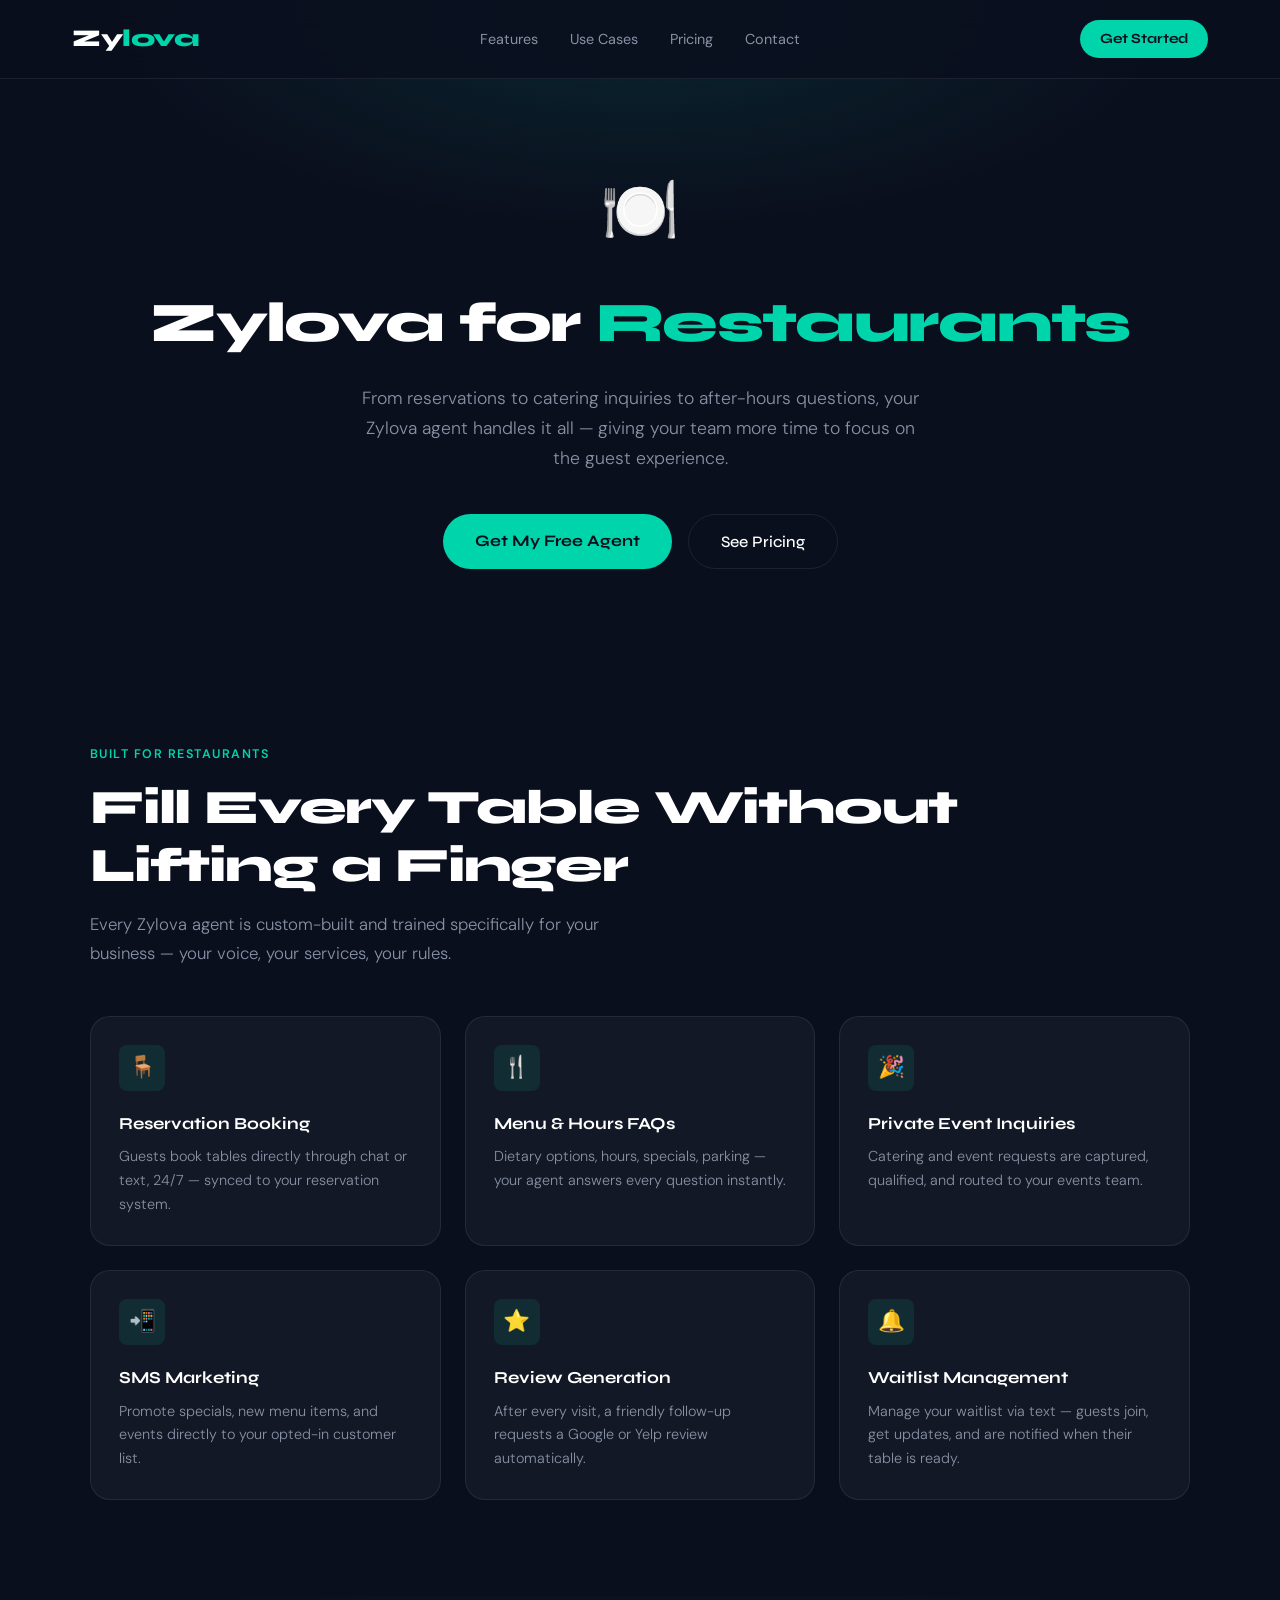
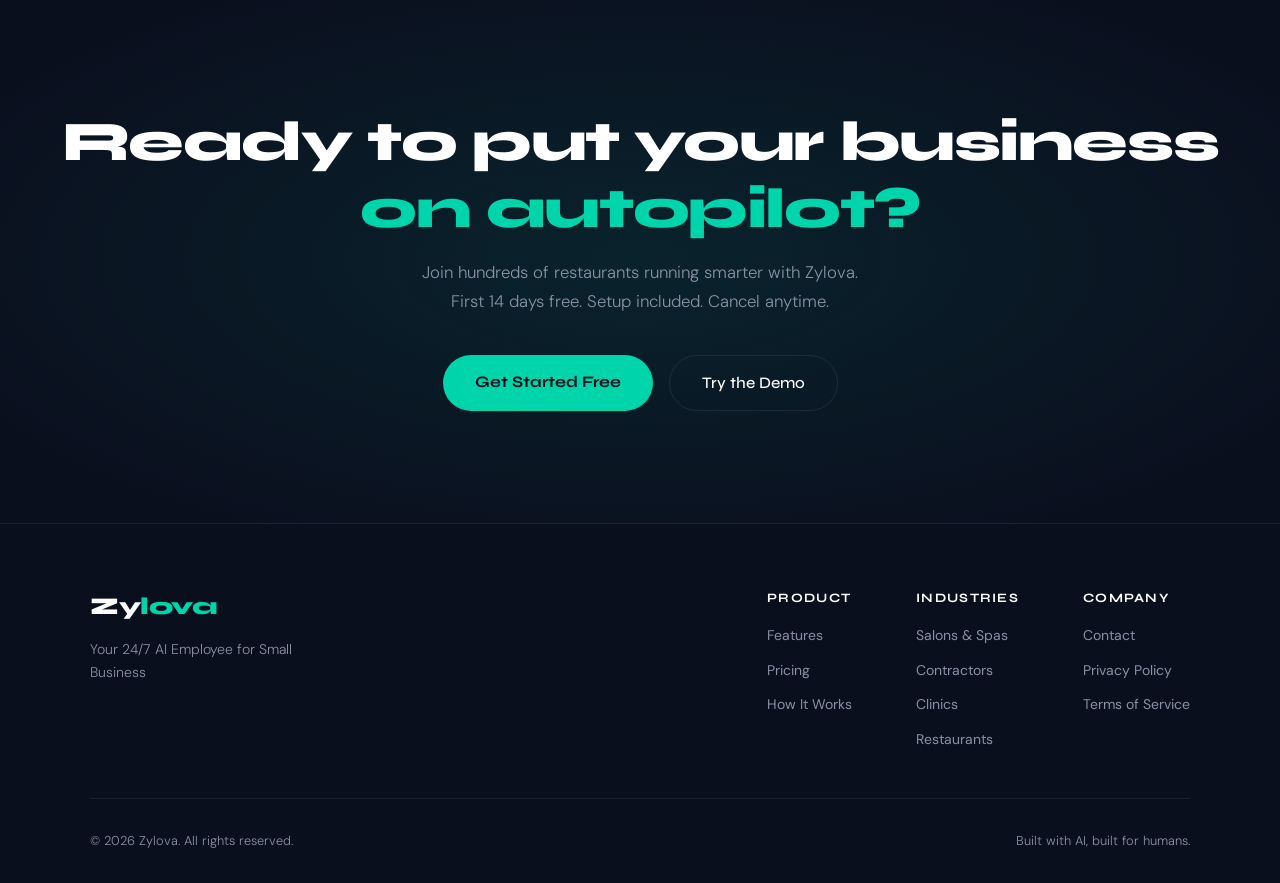
<file: industries/restaurants.html>
<!DOCTYPE html>
<html lang="en">
<head>
  <meta charset="UTF-8" />
  <meta name="viewport" content="width=device-width, initial-scale=1.0" />
  <meta name="description" content="Zylova AI agents for Restaurants. From reservations to catering inquiries to after-hours questions, your Zylova agent handles it all — giving your team more time to focus on the guest experience." />
  <title>Zylova for Restaurants</title>
  <link rel="stylesheet" href="../css/style.css" />
  <link rel="preconnect" href="https://fonts.googleapis.com" />
  <link rel="preconnect" href="https://fonts.gstatic.com" crossorigin />
  <link href="https://fonts.googleapis.com/css2?family=Syne:wght@400;500;600;700;800&family=DM+Sans:ital,opsz,wght@0,9..40,300;0,9..40,400;0,9..40,500;1,9..40,300&display=swap" rel="stylesheet" />
</head>
<body>

  <nav id="navbar">
    <div class="nav-inner">
      <a href="../index.html" class="logo">Zy<span>lova</span></a>
      <ul class="nav-links">
        <li><a href="../index.html#features">Features</a></li>
        <li><a href="../index.html#usecases">Use Cases</a></li>
        <li><a href="../index.html#pricing">Pricing</a></li>
        <li><a href="../contact.html">Contact</a></li>
      </ul>
      <a href="../contact.html" class="nav-cta">Get Started</a>
      <button class="nav-hamburger" id="hamburger" aria-label="Open menu">
        <span></span><span></span><span></span>
      </button>
    </div>
    <div class="mobile-menu" id="mobileMenu">
      <a href="../index.html#features">Features</a>
      <a href="../index.html#usecases">Use Cases</a>
      <a href="../index.html#pricing">Pricing</a>
      <a href="../contact.html" class="mobile-cta">Get Started</a>
    </div>
  </nav>

  <section class="industry-hero">
    <div class="hero-bg"></div>
    <div class="industry-emoji">🍽️</div>
    <h1>Zylova for <span style="color:var(--teal)">Restaurants</span></h1>
    <p>From reservations to catering inquiries to after-hours questions, your Zylova agent handles it all — giving your team more time to focus on the guest experience.</p>
    <div class="hero-btns">
      <a href="../contact.html" class="btn-primary">Get My Free Agent</a>
      <a href="../index.html#pricing" class="btn-secondary">See Pricing</a>
    </div>
  </section>

  <section class="section">
    <div class="section-inner">
      <div class="section-tag">Built for Restaurants</div>
      <h2 class="section-title">Fill Every Table Without Lifting a Finger</h2>
      <p class="section-sub">Every Zylova agent is custom-built and trained specifically for your business — your voice, your services, your rules.</p>
      <div class="features-grid">
        <div class="feature-card">
          <div class="feature-icon">🪑</div>
          <div class="feature-title">Reservation Booking</div>
          <p class="feature-desc">Guests book tables directly through chat or text, 24/7 — synced to your reservation system.</p>
        </div>
        <div class="feature-card">
          <div class="feature-icon">🍴</div>
          <div class="feature-title">Menu & Hours FAQs</div>
          <p class="feature-desc">Dietary options, hours, specials, parking — your agent answers every question instantly.</p>
        </div>
        <div class="feature-card">
          <div class="feature-icon">🎉</div>
          <div class="feature-title">Private Event Inquiries</div>
          <p class="feature-desc">Catering and event requests are captured, qualified, and routed to your events team.</p>
        </div>
        <div class="feature-card">
          <div class="feature-icon">📲</div>
          <div class="feature-title">SMS Marketing</div>
          <p class="feature-desc">Promote specials, new menu items, and events directly to your opted-in customer list.</p>
        </div>
        <div class="feature-card">
          <div class="feature-icon">⭐</div>
          <div class="feature-title">Review Generation</div>
          <p class="feature-desc">After every visit, a friendly follow-up requests a Google or Yelp review automatically.</p>
        </div>
        <div class="feature-card">
          <div class="feature-icon">🔔</div>
          <div class="feature-title">Waitlist Management</div>
          <p class="feature-desc">Manage your waitlist via text — guests join, get updates, and are notified when their table is ready.</p>
        </div>
      </div>
    </div>
  </section>

  <section class="cta-section">
    <div class="cta-bg"></div>
    <div class="cta-inner">
      <h2>Ready to put your business<br><span class="accent">on autopilot?</span></h2>
      <p>Join hundreds of restaurants running smarter with Zylova.<br>First 14 days free. Setup included. Cancel anytime.</p>
      <div class="cta-btns">
        <a href="../contact.html" class="btn-primary">Get Started Free</a>
        <a href="../index.html#demo" class="btn-secondary">Try the Demo</a>
      </div>
    </div>
  </section>

  <footer>
    <div class="footer-inner">
      <div class="footer-brand">
        <div class="logo">Zy<span>lova</span></div>
        <p>Your 24/7 AI Employee for Small Business</p>
      </div>
      <div class="footer-links">
        <div class="footer-col">
          <div class="footer-col-title">Product</div>
          <a href="../index.html#features">Features</a>
          <a href="../index.html#pricing">Pricing</a>
          <a href="../index.html#how">How It Works</a>
        </div>
        <div class="footer-col">
          <div class="footer-col-title">Industries</div>
          <a href="salons.html">Salons &amp; Spas</a>
          <a href="contractors.html">Contractors</a>
          <a href="clinics.html">Clinics</a>
          <a href="restaurants.html">Restaurants</a>
        </div>
        <div class="footer-col">
          <div class="footer-col-title">Company</div>
          <a href="../contact.html">Contact</a>
          <a href="../privacy.html">Privacy Policy</a>
          <a href="../terms.html">Terms of Service</a>
        </div>
      </div>
    </div>
    <div class="footer-bottom">
      <span>&copy; 2026 Zylova. All rights reserved.</span>
      <span>Built with AI, built for humans.</span>
    </div>
  </footer>

  <script src="../js/main.js"></script>
</body>
</html>
</file>
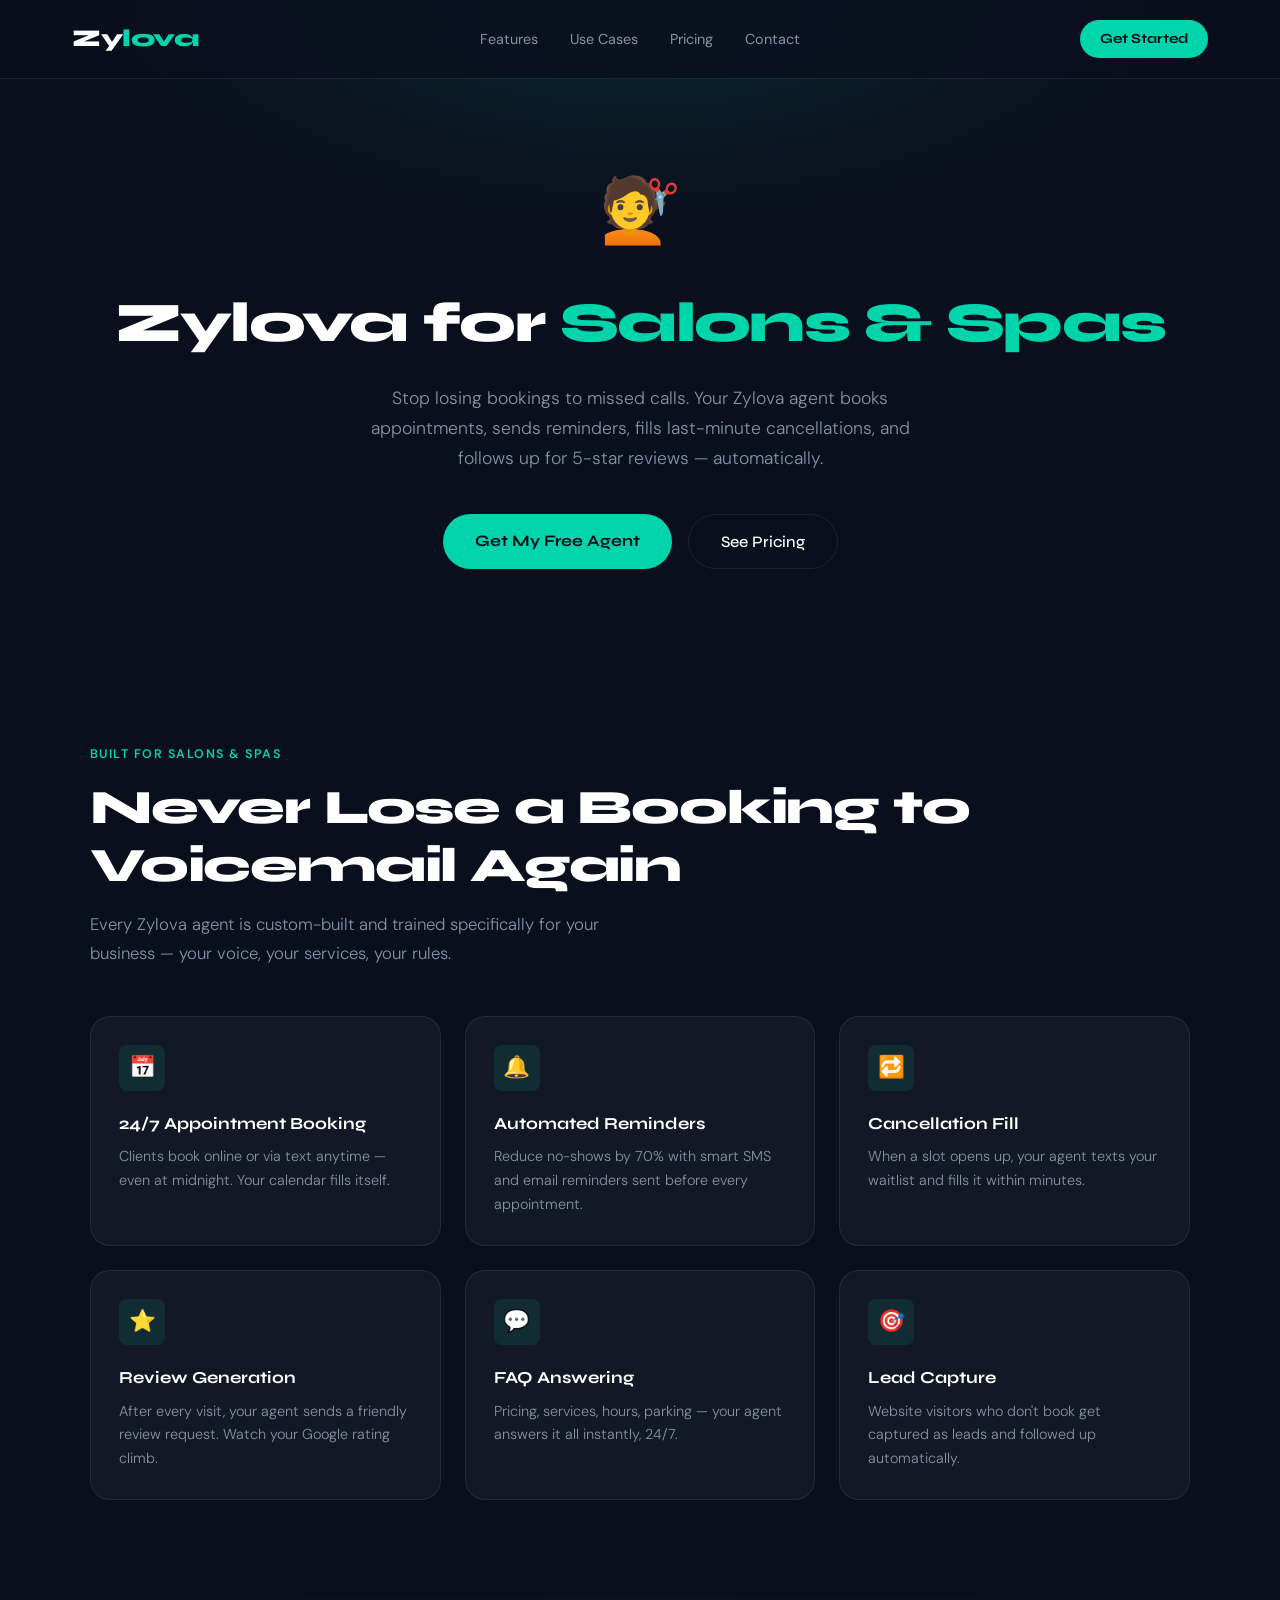
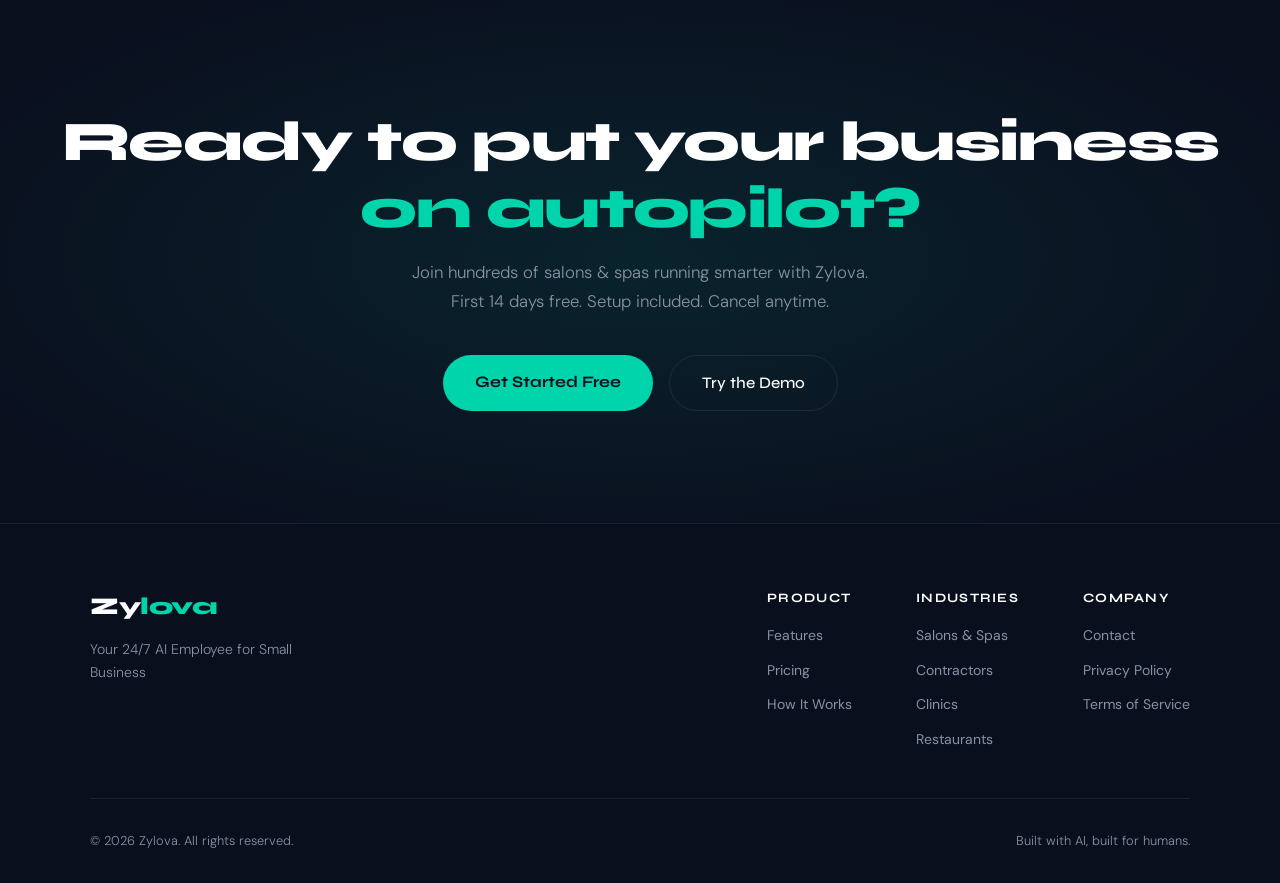
<file: industries/salons.html>
<!DOCTYPE html>
<html lang="en">
<head>
  <meta charset="UTF-8" />
  <meta name="viewport" content="width=device-width, initial-scale=1.0" />
  <meta name="description" content="Zylova AI agents for Salons & Spas. Stop losing bookings to missed calls. Your Zylova agent books appointments, sends reminders, fills last-minute cancellations, and follows up for 5-star reviews — automatically." />
  <title>Zylova for Salons & Spas</title>
  <link rel="stylesheet" href="../css/style.css" />
  <link rel="preconnect" href="https://fonts.googleapis.com" />
  <link rel="preconnect" href="https://fonts.gstatic.com" crossorigin />
  <link href="https://fonts.googleapis.com/css2?family=Syne:wght@400;500;600;700;800&family=DM+Sans:ital,opsz,wght@0,9..40,300;0,9..40,400;0,9..40,500;1,9..40,300&display=swap" rel="stylesheet" />
</head>
<body>

  <nav id="navbar">
    <div class="nav-inner">
      <a href="../index.html" class="logo">Zy<span>lova</span></a>
      <ul class="nav-links">
        <li><a href="../index.html#features">Features</a></li>
        <li><a href="../index.html#usecases">Use Cases</a></li>
        <li><a href="../index.html#pricing">Pricing</a></li>
        <li><a href="../contact.html">Contact</a></li>
      </ul>
      <a href="../contact.html" class="nav-cta">Get Started</a>
      <button class="nav-hamburger" id="hamburger" aria-label="Open menu">
        <span></span><span></span><span></span>
      </button>
    </div>
    <div class="mobile-menu" id="mobileMenu">
      <a href="../index.html#features">Features</a>
      <a href="../index.html#usecases">Use Cases</a>
      <a href="../index.html#pricing">Pricing</a>
      <a href="../contact.html" class="mobile-cta">Get Started</a>
    </div>
  </nav>

  <section class="industry-hero">
    <div class="hero-bg"></div>
    <div class="industry-emoji">💇</div>
    <h1>Zylova for <span style="color:var(--teal)">Salons & Spas</span></h1>
    <p>Stop losing bookings to missed calls. Your Zylova agent books appointments, sends reminders, fills last-minute cancellations, and follows up for 5-star reviews — automatically.</p>
    <div class="hero-btns">
      <a href="../contact.html" class="btn-primary">Get My Free Agent</a>
      <a href="../index.html#pricing" class="btn-secondary">See Pricing</a>
    </div>
  </section>

  <section class="section">
    <div class="section-inner">
      <div class="section-tag">Built for Salons & Spas</div>
      <h2 class="section-title">Never Lose a Booking to Voicemail Again</h2>
      <p class="section-sub">Every Zylova agent is custom-built and trained specifically for your business — your voice, your services, your rules.</p>
      <div class="features-grid">
        <div class="feature-card">
          <div class="feature-icon">📅</div>
          <div class="feature-title">24/7 Appointment Booking</div>
          <p class="feature-desc">Clients book online or via text anytime — even at midnight. Your calendar fills itself.</p>
        </div>
        <div class="feature-card">
          <div class="feature-icon">🔔</div>
          <div class="feature-title">Automated Reminders</div>
          <p class="feature-desc">Reduce no-shows by 70% with smart SMS and email reminders sent before every appointment.</p>
        </div>
        <div class="feature-card">
          <div class="feature-icon">🔁</div>
          <div class="feature-title">Cancellation Fill</div>
          <p class="feature-desc">When a slot opens up, your agent texts your waitlist and fills it within minutes.</p>
        </div>
        <div class="feature-card">
          <div class="feature-icon">⭐</div>
          <div class="feature-title">Review Generation</div>
          <p class="feature-desc">After every visit, your agent sends a friendly review request. Watch your Google rating climb.</p>
        </div>
        <div class="feature-card">
          <div class="feature-icon">💬</div>
          <div class="feature-title">FAQ Answering</div>
          <p class="feature-desc">Pricing, services, hours, parking — your agent answers it all instantly, 24/7.</p>
        </div>
        <div class="feature-card">
          <div class="feature-icon">🎯</div>
          <div class="feature-title">Lead Capture</div>
          <p class="feature-desc">Website visitors who don't book get captured as leads and followed up automatically.</p>
        </div>
      </div>
    </div>
  </section>

  <section class="cta-section">
    <div class="cta-bg"></div>
    <div class="cta-inner">
      <h2>Ready to put your business<br><span class="accent">on autopilot?</span></h2>
      <p>Join hundreds of salons & spas running smarter with Zylova.<br>First 14 days free. Setup included. Cancel anytime.</p>
      <div class="cta-btns">
        <a href="../contact.html" class="btn-primary">Get Started Free</a>
        <a href="../index.html#demo" class="btn-secondary">Try the Demo</a>
      </div>
    </div>
  </section>

  <footer>
    <div class="footer-inner">
      <div class="footer-brand">
        <div class="logo">Zy<span>lova</span></div>
        <p>Your 24/7 AI Employee for Small Business</p>
      </div>
      <div class="footer-links">
        <div class="footer-col">
          <div class="footer-col-title">Product</div>
          <a href="../index.html#features">Features</a>
          <a href="../index.html#pricing">Pricing</a>
          <a href="../index.html#how">How It Works</a>
        </div>
        <div class="footer-col">
          <div class="footer-col-title">Industries</div>
          <a href="salons.html">Salons &amp; Spas</a>
          <a href="contractors.html">Contractors</a>
          <a href="clinics.html">Clinics</a>
          <a href="restaurants.html">Restaurants</a>
        </div>
        <div class="footer-col">
          <div class="footer-col-title">Company</div>
          <a href="../contact.html">Contact</a>
          <a href="../privacy.html">Privacy Policy</a>
          <a href="../terms.html">Terms of Service</a>
        </div>
      </div>
    </div>
    <div class="footer-bottom">
      <span>&copy; 2026 Zylova. All rights reserved.</span>
      <span>Built with AI, built for humans.</span>
    </div>
  </footer>

  <script src="../js/main.js"></script>
</body>
</html>
</file>
<file: css/style.css>
/* =============================================
   ZYLOVA — Main Stylesheet
   ============================================= */

*, *::before, *::after {
  margin: 0;
  padding: 0;
  box-sizing: border-box;
}

:root {
  --navy:        #0a0f1e;
  --navy2:       #111827;
  --navy3:       #1a2235;
  --teal:        #00d4aa;
  --teal2:       #00b891;
  --teal-glow:   rgba(0, 212, 170, 0.15);
  --white:       #ffffff;
  --off-white:   #f0f4f8;
  --muted:       #8892a4;
  --card-bg:     rgba(255, 255, 255, 0.04);
  --card-border: rgba(255, 255, 255, 0.08);
  --radius-sm:   8px;
  --radius-md:   14px;
  --radius-lg:   20px;
  --radius-pill: 50px;
}

html { scroll-behavior: smooth; font-size: 16px; }

body {
  font-family: 'DM Sans', sans-serif;
  background: var(--navy);
  color: var(--white);
  overflow-x: hidden;
  line-height: 1.6;
}

h1, h2, h3, h4, .logo, .plan-name, .step-num {
  font-family: 'Syne', sans-serif;
}

a { text-decoration: none; color: inherit; }
img { max-width: 100%; display: block; }

/* ---- BUTTONS ---- */
.btn-primary {
  display: inline-block;
  background: var(--teal);
  color: var(--navy);
  padding: 0.875rem 2rem;
  border-radius: var(--radius-pill);
  font-family: 'Syne', sans-serif;
  font-weight: 700;
  font-size: 1rem;
  border: none;
  cursor: pointer;
  transition: background 0.2s, transform 0.2s;
}
.btn-primary:hover { background: var(--teal2); transform: translateY(-2px); }

.btn-secondary {
  display: inline-block;
  background: transparent;
  color: var(--white);
  padding: 0.875rem 2rem;
  border-radius: var(--radius-pill);
  font-family: 'Syne', sans-serif;
  font-weight: 500;
  font-size: 1rem;
  border: 1px solid var(--card-border);
  cursor: pointer;
  transition: border-color 0.2s, background 0.2s;
}
.btn-secondary:hover { border-color: rgba(255,255,255,0.3); background: var(--card-bg); }

/* =============================================
   NAVIGATION
   ============================================= */
#navbar {
  position: fixed;
  top: 0; left: 0; right: 0;
  z-index: 1000;
  background: rgba(10, 15, 30, 0.88);
  backdrop-filter: blur(14px);
  border-bottom: 1px solid var(--card-border);
}

.nav-inner {
  max-width: 1200px;
  margin: 0 auto;
  padding: 1.25rem 2rem;
  display: flex;
  align-items: center;
  justify-content: space-between;
  gap: 2rem;
}

.logo { font-size: 1.5rem; font-weight: 800; letter-spacing: -0.02em; color: var(--white); }
.logo span { color: var(--teal); }

.nav-links { display: flex; list-style: none; gap: 2rem; }
.nav-links a { color: var(--muted); font-size: 0.9rem; font-weight: 400; transition: color 0.2s; }
.nav-links a:hover { color: var(--white); }

.nav-cta {
  background: var(--teal);
  color: var(--navy);
  padding: 0.5rem 1.25rem;
  border-radius: var(--radius-pill);
  font-family: 'Syne', sans-serif;
  font-weight: 700;
  font-size: 0.875rem;
  transition: background 0.2s, transform 0.2s;
}
.nav-cta:hover { background: var(--teal2); transform: translateY(-1px); }

.nav-hamburger {
  display: none;
  flex-direction: column;
  gap: 5px;
  background: none;
  border: none;
  cursor: pointer;
  padding: 4px;
}
.nav-hamburger span { display: block; width: 24px; height: 2px; background: var(--white); border-radius: 2px; transition: all 0.3s; }

.mobile-menu {
  display: none;
  flex-direction: column;
  padding: 1rem 2rem 1.5rem;
  gap: 1rem;
  border-top: 1px solid var(--card-border);
}
.mobile-menu a { color: var(--muted); font-size: 1rem; transition: color 0.2s; }
.mobile-menu a:hover { color: var(--white); }
.mobile-menu .mobile-cta {
  display: inline-block;
  margin-top: 0.5rem;
  background: var(--teal);
  color: var(--navy);
  padding: 0.65rem 1.5rem;
  border-radius: var(--radius-pill);
  font-family: 'Syne', sans-serif;
  font-weight: 700;
  font-size: 0.9rem;
  text-align: center;
}
.mobile-menu.open { display: flex; }

/* =============================================
   HERO
   ============================================= */
.hero {
  min-height: 100vh;
  display: flex;
  flex-direction: column;
  align-items: center;
  justify-content: center;
  padding: 8rem 2rem 5rem;
  text-align: center;
  position: relative;
  overflow: hidden;
}

.hero-bg {
  position: absolute; inset: 0;
  background: radial-gradient(ellipse 80% 50% at 50% 0%, rgba(0,212,170,0.13) 0%, transparent 70%);
  pointer-events: none;
}

.hero-grid {
  position: absolute; inset: 0;
  background-image:
    linear-gradient(rgba(255,255,255,0.03) 1px, transparent 1px),
    linear-gradient(90deg, rgba(255,255,255,0.03) 1px, transparent 1px);
  background-size: 60px 60px;
  mask-image: radial-gradient(ellipse 80% 60% at 50% 0%, black 0%, transparent 80%);
  pointer-events: none;
}

.hero-content { position: relative; z-index: 1; max-width: 900px; margin-bottom: 3.5rem; }

.badge {
  display: inline-flex;
  align-items: center;
  gap: 0.5rem;
  background: rgba(0,212,170,0.1);
  border: 1px solid rgba(0,212,170,0.3);
  color: var(--teal);
  padding: 0.375rem 1rem;
  border-radius: var(--radius-pill);
  font-size: 0.8rem;
  font-weight: 500;
  margin-bottom: 1.75rem;
}

.badge-dot {
  width: 6px; height: 6px;
  border-radius: 50%;
  background: var(--teal);
  animation: pulse 2s infinite;
}

@keyframes pulse {
  0%, 100% { opacity: 1; transform: scale(1); }
  50%       { opacity: 0.4; transform: scale(0.75); }
}

.hero h1 {
  font-size: clamp(2.4rem, 6vw, 4.5rem);
  font-weight: 800;
  line-height: 1.1;
  letter-spacing: -0.03em;
  margin-bottom: 1.5rem;
}
.hero h1 .accent { color: var(--teal); }

.hero-content p {
  font-size: 1.2rem;
  color: var(--muted);
  max-width: 560px;
  margin: 0 auto 2.5rem;
  font-weight: 300;
  line-height: 1.7;
}

.hero-btns { display: flex; gap: 1rem; flex-wrap: wrap; justify-content: center; }

/* =============================================
   DEMO AGENT
   ============================================= */
.demo-wrap { position: relative; z-index: 1; width: 100%; max-width: 660px; }

.demo-label {
  font-size: 0.78rem;
  color: var(--muted);
  text-transform: uppercase;
  letter-spacing: 0.1em;
  font-weight: 500;
  margin-bottom: 0.875rem;
}

.demo-card {
  background: var(--navy2);
  border: 1px solid var(--card-border);
  border-radius: var(--radius-lg);
  overflow: hidden;
  box-shadow: 0 40px 80px rgba(0,0,0,0.5), 0 0 0 1px rgba(0,212,170,0.04);
}

.demo-header {
  padding: 1rem 1.25rem;
  border-bottom: 1px solid var(--card-border);
  display: flex;
  align-items: center;
  gap: 0.75rem;
}

.demo-avatar {
  width: 38px; height: 38px;
  border-radius: 50%;
  background: linear-gradient(135deg, var(--teal), #0099ff);
  display: flex; align-items: center; justify-content: center;
  font-family: 'Syne', sans-serif;
  font-size: 1rem; font-weight: 800;
  color: var(--navy);
  flex-shrink: 0;
}

.demo-name { font-family: 'Syne', sans-serif; font-weight: 700; font-size: 0.9rem; }
.demo-status { font-size: 0.75rem; color: var(--teal); }
.demo-status-dot {
  display: inline-block;
  width: 6px; height: 6px;
  border-radius: 50%;
  background: var(--teal);
  margin-right: 4px;
  animation: pulse 2s infinite;
}

.chat-area {
  height: 300px;
  overflow-y: auto;
  padding: 1.25rem;
  display: flex;
  flex-direction: column;
  gap: 0.75rem;
  scroll-behavior: smooth;
}
.chat-area::-webkit-scrollbar { width: 4px; }
.chat-area::-webkit-scrollbar-track { background: transparent; }
.chat-area::-webkit-scrollbar-thumb { background: var(--card-border); border-radius: 2px; }

.msg {
  max-width: 82%;
  padding: 0.75rem 1rem;
  border-radius: 16px;
  font-size: 0.875rem;
  line-height: 1.6;
  animation: fadeUp 0.3s ease;
}

@keyframes fadeUp {
  from { opacity: 0; transform: translateY(8px); }
  to   { opacity: 1; transform: translateY(0); }
}

.msg-bot {
  background: rgba(255,255,255,0.06);
  border: 1px solid var(--card-border);
  color: var(--off-white);
  align-self: flex-start;
  border-bottom-left-radius: 4px;
}

.msg-user {
  background: var(--teal);
  color: var(--navy);
  align-self: flex-end;
  border-bottom-right-radius: 4px;
  font-weight: 500;
}

.msg-typing {
  background: rgba(255,255,255,0.06);
  border: 1px solid var(--card-border);
  align-self: flex-start;
  border-bottom-left-radius: 4px;
  padding: 0.875rem 1rem;
}

.typing-dots { display: flex; gap: 5px; align-items: center; }
.typing-dots span {
  width: 6px; height: 6px;
  border-radius: 50%;
  background: var(--muted);
  animation: bounce 1.2s infinite;
}
.typing-dots span:nth-child(2) { animation-delay: 0.2s; }
.typing-dots span:nth-child(3) { animation-delay: 0.4s; }

@keyframes bounce {
  0%, 60%, 100% { transform: translateY(0); }
  30%           { transform: translateY(-6px); }
}

.quick-replies { padding: 0.75rem 1.25rem; display: flex; gap: 0.5rem; flex-wrap: wrap; }

.qr {
  background: transparent;
  border: 1px solid var(--card-border);
  color: var(--muted);
  padding: 0.35rem 0.85rem;
  border-radius: var(--radius-pill);
  font-size: 0.75rem;
  cursor: pointer;
  transition: all 0.2s;
  font-family: 'DM Sans', sans-serif;
}
.qr:hover { border-color: var(--teal); color: var(--teal); background: rgba(0,212,170,0.05); }

.chat-input-area {
  padding: 1rem 1.25rem;
  border-top: 1px solid var(--card-border);
  display: flex;
  gap: 0.75rem;
  align-items: center;
}

.chat-input {
  flex: 1;
  background: rgba(255,255,255,0.05);
  border: 1px solid var(--card-border);
  border-radius: var(--radius-pill);
  padding: 0.6rem 1.1rem;
  color: var(--white);
  font-size: 0.875rem;
  font-family: 'DM Sans', sans-serif;
  outline: none;
  transition: border-color 0.2s;
}
.chat-input::placeholder { color: var(--muted); }
.chat-input:focus { border-color: rgba(0,212,170,0.4); }

.chat-send {
  width: 38px; height: 38px;
  border-radius: 50%;
  background: var(--teal);
  border: none;
  display: flex; align-items: center; justify-content: center;
  cursor: pointer;
  transition: background 0.2s, transform 0.2s;
  flex-shrink: 0;
}
.chat-send:hover { background: var(--teal2); transform: scale(1.05); }
.chat-send svg { width: 16px; height: 16px; fill: var(--navy); }

/* =============================================
   STATS
   ============================================= */
.stats {
  display: flex;
  justify-content: center;
  gap: 4rem;
  flex-wrap: wrap;
  padding: 4rem 2rem;
  border-top: 1px solid var(--card-border);
  border-bottom: 1px solid var(--card-border);
}

.stat { text-align: center; }
.stat-num { font-family: 'Syne', sans-serif; font-size: 2.5rem; font-weight: 800; color: var(--teal); line-height: 1; }
.stat-label { font-size: 0.875rem; color: var(--muted); margin-top: 0.5rem; font-weight: 300; }

/* =============================================
   SECTIONS
   ============================================= */
.section { padding: 6rem 2rem; }
.section-dark { background: var(--navy2); }
.section-inner { max-width: 1100px; margin: 0 auto; }

.section-tag {
  font-size: 0.78rem;
  color: var(--teal);
  text-transform: uppercase;
  letter-spacing: 0.12em;
  font-weight: 600;
  margin-bottom: 0.875rem;
}

.section-title {
  font-size: clamp(1.8rem, 4vw, 3rem);
  font-weight: 800;
  letter-spacing: -0.025em;
  line-height: 1.2;
  margin-bottom: 1rem;
}

.section-sub {
  font-size: 1.05rem;
  color: var(--muted);
  max-width: 540px;
  line-height: 1.7;
  font-weight: 300;
  margin-bottom: 3rem;
}

/* =============================================
   FEATURES
   ============================================= */
.features-grid {
  display: grid;
  grid-template-columns: repeat(auto-fit, minmax(300px, 1fr));
  gap: 1.5rem;
}

.feature-card {
  background: var(--card-bg);
  border: 1px solid var(--card-border);
  border-radius: var(--radius-lg);
  padding: 1.75rem;
  transition: border-color 0.3s, transform 0.3s;
  position: relative;
  overflow: hidden;
}
.feature-card::before {
  content: '';
  position: absolute; inset: 0;
  background: linear-gradient(135deg, var(--teal-glow), transparent);
  opacity: 0;
  transition: opacity 0.3s;
}
.feature-card:hover { border-color: rgba(0,212,170,0.3); transform: translateY(-3px); }
.feature-card:hover::before { opacity: 1; }

.feature-icon {
  width: 46px; height: 46px;
  background: rgba(0,212,170,0.1);
  border-radius: var(--radius-sm);
  display: flex; align-items: center; justify-content: center;
  font-size: 1.35rem;
  margin-bottom: 1.25rem;
}

.feature-title { font-family: 'Syne', sans-serif; font-size: 1.05rem; font-weight: 700; margin-bottom: 0.5rem; }
.feature-desc  { font-size: 0.9rem; color: var(--muted); line-height: 1.65; font-weight: 300; }

/* =============================================
   USE CASES
   ============================================= */
.usecases-grid {
  display: grid;
  grid-template-columns: repeat(auto-fit, minmax(180px, 1fr));
  gap: 1.25rem;
}

.usecase {
  background: var(--card-bg);
  border: 1px solid var(--card-border);
  border-radius: var(--radius-md);
  padding: 1.5rem;
  text-align: center;
  transition: border-color 0.3s, background 0.3s, transform 0.3s;
  cursor: pointer;
  display: block;
}
.usecase:hover { border-color: rgba(0,212,170,0.3); background: rgba(0,212,170,0.04); transform: translateY(-2px); }

.usecase-icon  { font-size: 2rem; margin-bottom: 0.75rem; }
.usecase-title { font-family: 'Syne', sans-serif; font-size: 0.95rem; font-weight: 700; margin-bottom: 0.375rem; }
.usecase-desc  { font-size: 0.8rem; color: var(--muted); font-weight: 300; line-height: 1.5; }

/* =============================================
   HOW IT WORKS
   ============================================= */
.steps-grid {
  display: grid;
  grid-template-columns: repeat(auto-fit, minmax(220px, 1fr));
  gap: 2rem;
}

.step-num  { font-size: 3.5rem; font-weight: 800; color: rgba(0,212,170,0.15); line-height: 1; margin-bottom: 1rem; }
.step-title { font-family: 'Syne', sans-serif; font-size: 1.1rem; font-weight: 700; margin-bottom: 0.5rem; }
.step-desc  { font-size: 0.9rem; color: var(--muted); line-height: 1.65; font-weight: 300; }

/* =============================================
   PRICING
   ============================================= */
.pricing-grid {
  display: grid;
  grid-template-columns: repeat(auto-fit, minmax(260px, 1fr));
  gap: 1.5rem;
}

.pricing-card {
  background: var(--card-bg);
  border: 1px solid var(--card-border);
  border-radius: var(--radius-lg);
  padding: 2rem;
  position: relative;
  transition: transform 0.3s;
}
.pricing-card:hover { transform: translateY(-4px); }
.pricing-card.featured { background: rgba(0,212,170,0.06); border-color: rgba(0,212,170,0.4); }

.popular-badge {
  position: absolute;
  top: -13px; left: 50%;
  transform: translateX(-50%);
  background: var(--teal);
  color: var(--navy);
  font-family: 'Syne', sans-serif;
  font-size: 0.72rem; font-weight: 700;
  padding: 0.3rem 1rem;
  border-radius: var(--radius-pill);
  white-space: nowrap;
}

.plan-name  { font-size: 0.8rem; font-weight: 700; color: var(--muted); text-transform: uppercase; letter-spacing: 0.1em; margin-bottom: 0.75rem; }
.plan-price { font-size: 3rem; font-weight: 800; line-height: 1; margin-bottom: 0.25rem; }
.plan-price span { font-size: 1rem; font-weight: 400; color: var(--muted); }
.plan-desc  { font-size: 0.875rem; color: var(--muted); margin-bottom: 1.5rem; font-weight: 300; }

.plan-features { list-style: none; display: flex; flex-direction: column; gap: 0.75rem; margin-bottom: 2rem; }
.plan-features li { font-size: 0.875rem; color: var(--off-white); display: flex; gap: 0.625rem; align-items: flex-start; font-weight: 300; }
.plan-features li::before { content: '✓'; color: var(--teal); font-weight: 700; flex-shrink: 0; margin-top: 1px; }

.plan-btn {
  display: block;
  width: 100%;
  padding: 0.75rem;
  border-radius: var(--radius-pill);
  font-family: 'Syne', sans-serif;
  font-weight: 700;
  font-size: 0.9rem;
  cursor: pointer;
  transition: all 0.2s;
  text-align: center;
}
.plan-btn-outline { background: transparent; border: 1px solid var(--card-border); color: var(--white); }
.plan-btn-outline:hover { border-color: var(--teal); color: var(--teal); }
.plan-btn-filled { background: var(--teal); border: none; color: var(--navy); }
.plan-btn-filled:hover { background: var(--teal2); }

/* =============================================
   TESTIMONIALS
   ============================================= */
.testimonials-grid {
  display: grid;
  grid-template-columns: repeat(auto-fit, minmax(280px, 1fr));
  gap: 1.5rem;
  margin-top: 3rem;
}

.testimonial-card {
  background: var(--card-bg);
  border: 1px solid var(--card-border);
  border-radius: var(--radius-lg);
  padding: 1.75rem;
}

.stars { color: var(--teal); font-size: 1rem; margin-bottom: 1rem; letter-spacing: 2px; }
.testimonial-text { font-size: 0.9rem; color: var(--off-white); line-height: 1.7; font-weight: 300; margin-bottom: 1.5rem; font-style: italic; }
.testimonial-author { display: flex; align-items: center; gap: 0.75rem; }

.author-avatar {
  width: 40px; height: 40px;
  border-radius: 50%;
  background: rgba(0,212,170,0.15);
  border: 1px solid rgba(0,212,170,0.3);
  display: flex; align-items: center; justify-content: center;
  font-family: 'Syne', sans-serif;
  font-size: 0.8rem; font-weight: 700;
  color: var(--teal);
  flex-shrink: 0;
}

.author-name { font-family: 'Syne', sans-serif; font-size: 0.9rem; font-weight: 700; }
.author-biz  { font-size: 0.78rem; color: var(--muted); margin-top: 2px; }

/* =============================================
   CTA
   ============================================= */
.cta-section { padding: 7rem 2rem; text-align: center; position: relative; overflow: hidden; }
.cta-bg { position: absolute; inset: 0; background: radial-gradient(ellipse 60% 60% at 50% 50%, rgba(0,212,170,0.1), transparent); pointer-events: none; }
.cta-inner { position: relative; z-index: 1; }

.cta-section h2 { font-size: clamp(2rem, 5vw, 3.5rem); font-weight: 800; letter-spacing: -0.025em; margin-bottom: 1rem; line-height: 1.2; }
.cta-section h2 .accent { color: var(--teal); }
.cta-section p  { font-size: 1.05rem; color: var(--muted); font-weight: 300; line-height: 1.7; margin-bottom: 2.5rem; }
.cta-btns { display: flex; gap: 1rem; justify-content: center; flex-wrap: wrap; }

/* =============================================
   FOOTER
   ============================================= */
footer { border-top: 1px solid var(--card-border); padding: 4rem 2rem 2rem; }

.footer-inner {
  max-width: 1100px;
  margin: 0 auto;
  display: flex;
  justify-content: space-between;
  gap: 3rem;
  flex-wrap: wrap;
  margin-bottom: 3rem;
}

.footer-brand .logo { font-size: 1.5rem; margin-bottom: 0.75rem; }
.footer-brand p { font-size: 0.875rem; color: var(--muted); font-weight: 300; max-width: 220px; }
.footer-links { display: flex; gap: 4rem; flex-wrap: wrap; }
.footer-col { display: flex; flex-direction: column; gap: 0.75rem; }
.footer-col-title { font-family: 'Syne', sans-serif; font-size: 0.8rem; font-weight: 700; text-transform: uppercase; letter-spacing: 0.1em; color: var(--white); margin-bottom: 0.25rem; }
.footer-col a { font-size: 0.875rem; color: var(--muted); transition: color 0.2s; }
.footer-col a:hover { color: var(--teal); }

.footer-bottom {
  max-width: 1100px;
  margin: 0 auto;
  padding-top: 2rem;
  border-top: 1px solid var(--card-border);
  display: flex;
  justify-content: space-between;
  flex-wrap: wrap;
  gap: 0.5rem;
  font-size: 0.8rem;
  color: var(--muted);
  font-weight: 300;
}

/* =============================================
   CONTACT PAGE
   ============================================= */
.page-hero { padding: 10rem 2rem 5rem; text-align: center; position: relative; overflow: hidden; }
.page-hero .hero-bg { position: absolute; inset: 0; background: radial-gradient(ellipse 60% 50% at 50% 0%, rgba(0,212,170,0.12), transparent 70%); pointer-events: none; }
.page-hero h1 { font-size: clamp(2rem, 5vw, 3.5rem); font-weight: 800; letter-spacing: -0.03em; margin-bottom: 1rem; position: relative; z-index: 1; }
.page-hero p  { font-size: 1.1rem; color: var(--muted); font-weight: 300; position: relative; z-index: 1; }

.contact-section { padding: 0 2rem 6rem; max-width: 700px; margin: 0 auto; }

.contact-form {
  background: var(--navy2);
  border: 1px solid var(--card-border);
  border-radius: var(--radius-lg);
  padding: 2.5rem;
  display: flex;
  flex-direction: column;
  gap: 1.25rem;
}

.form-row { display: grid; grid-template-columns: 1fr 1fr; gap: 1.25rem; }
.form-group { display: flex; flex-direction: column; gap: 0.5rem; }
.form-group label { font-family: 'Syne', sans-serif; font-size: 0.85rem; font-weight: 600; color: var(--off-white); }

.form-group input,
.form-group select,
.form-group textarea {
  background: rgba(255,255,255,0.05);
  border: 1px solid var(--card-border);
  border-radius: var(--radius-sm);
  padding: 0.75rem 1rem;
  color: var(--white);
  font-size: 0.9rem;
  font-family: 'DM Sans', sans-serif;
  outline: none;
  transition: border-color 0.2s;
  width: 100%;
}
.form-group input::placeholder,
.form-group textarea::placeholder { color: var(--muted); }
.form-group input:focus,
.form-group select:focus,
.form-group textarea:focus { border-color: rgba(0,212,170,0.5); }
.form-group select option { background: var(--navy2); }
.form-group textarea { resize: vertical; min-height: 120px; }

.form-submit {
  background: var(--teal);
  color: var(--navy);
  border: none;
  border-radius: var(--radius-pill);
  padding: 0.875rem 2rem;
  font-family: 'Syne', sans-serif;
  font-weight: 700;
  font-size: 1rem;
  cursor: pointer;
  transition: background 0.2s, transform 0.2s;
  margin-top: 0.5rem;
}
.form-submit:hover { background: var(--teal2); transform: translateY(-2px); }

.form-success { display: none; text-align: center; padding: 2rem; color: var(--teal); font-family: 'Syne', sans-serif; font-size: 1.1rem; font-weight: 700; }

/* =============================================
   INDUSTRY PAGES
   ============================================= */
.industry-hero { padding: 10rem 2rem 5rem; text-align: center; position: relative; overflow: hidden; }
.industry-hero .hero-bg { position: absolute; inset: 0; background: radial-gradient(ellipse 60% 50% at 50% 0%, rgba(0,212,170,0.12), transparent 70%); pointer-events: none; }
.industry-hero .industry-emoji { font-size: 4rem; margin-bottom: 1rem; position: relative; z-index: 1; }
.industry-hero h1 { font-size: clamp(2rem, 5vw, 3.5rem); font-weight: 800; letter-spacing: -0.03em; margin-bottom: 1rem; position: relative; z-index: 1; }
.industry-hero p  { font-size: 1.1rem; color: var(--muted); font-weight: 300; max-width: 560px; margin: 0 auto 2.5rem; line-height: 1.7; position: relative; z-index: 1; }
.industry-hero .hero-btns { position: relative; z-index: 1; justify-content: center; display: flex; }

/* =============================================
   LEGAL PAGES
   ============================================= */
.legal-section { max-width: 760px; margin: 0 auto; padding: 10rem 2rem 6rem; }
.legal-section h1 { font-size: 2.5rem; font-weight: 800; margin-bottom: 0.5rem; }
.legal-section .legal-date { color: var(--muted); font-size: 0.875rem; margin-bottom: 3rem; }
.legal-section h2 { font-size: 1.3rem; font-weight: 700; margin: 2.5rem 0 0.75rem; color: var(--teal); }
.legal-section p  { font-size: 0.95rem; color: var(--muted); line-height: 1.8; margin-bottom: 1rem; font-weight: 300; }
.legal-section ul { padding-left: 1.5rem; margin-bottom: 1rem; }
.legal-section ul li { font-size: 0.95rem; color: var(--muted); line-height: 1.8; font-weight: 300; }

/* =============================================
   RESPONSIVE
   ============================================= */
@media (max-width: 768px) {
  .nav-links, .nav-cta { display: none; }
  .nav-hamburger { display: flex; }
  .hero { padding: 7rem 1.5rem 4rem; }
  .stats { gap: 2rem; }
  .stat-num { font-size: 2rem; }
  .features-grid, .usecases-grid, .steps-grid,
  .pricing-grid, .testimonials-grid { grid-template-columns: 1fr; }
  .form-row { grid-template-columns: 1fr; }
  .footer-inner { flex-direction: column; gap: 2rem; }
  .footer-links { gap: 2rem; }
  .footer-bottom { flex-direction: column; text-align: center; }
  .contact-form { padding: 1.75rem; }
}

@media (max-width: 480px) {
  .hero-btns, .cta-btns { flex-direction: column; align-items: center; }
  .btn-primary, .btn-secondary { width: 100%; text-align: center; }
}
</file>
